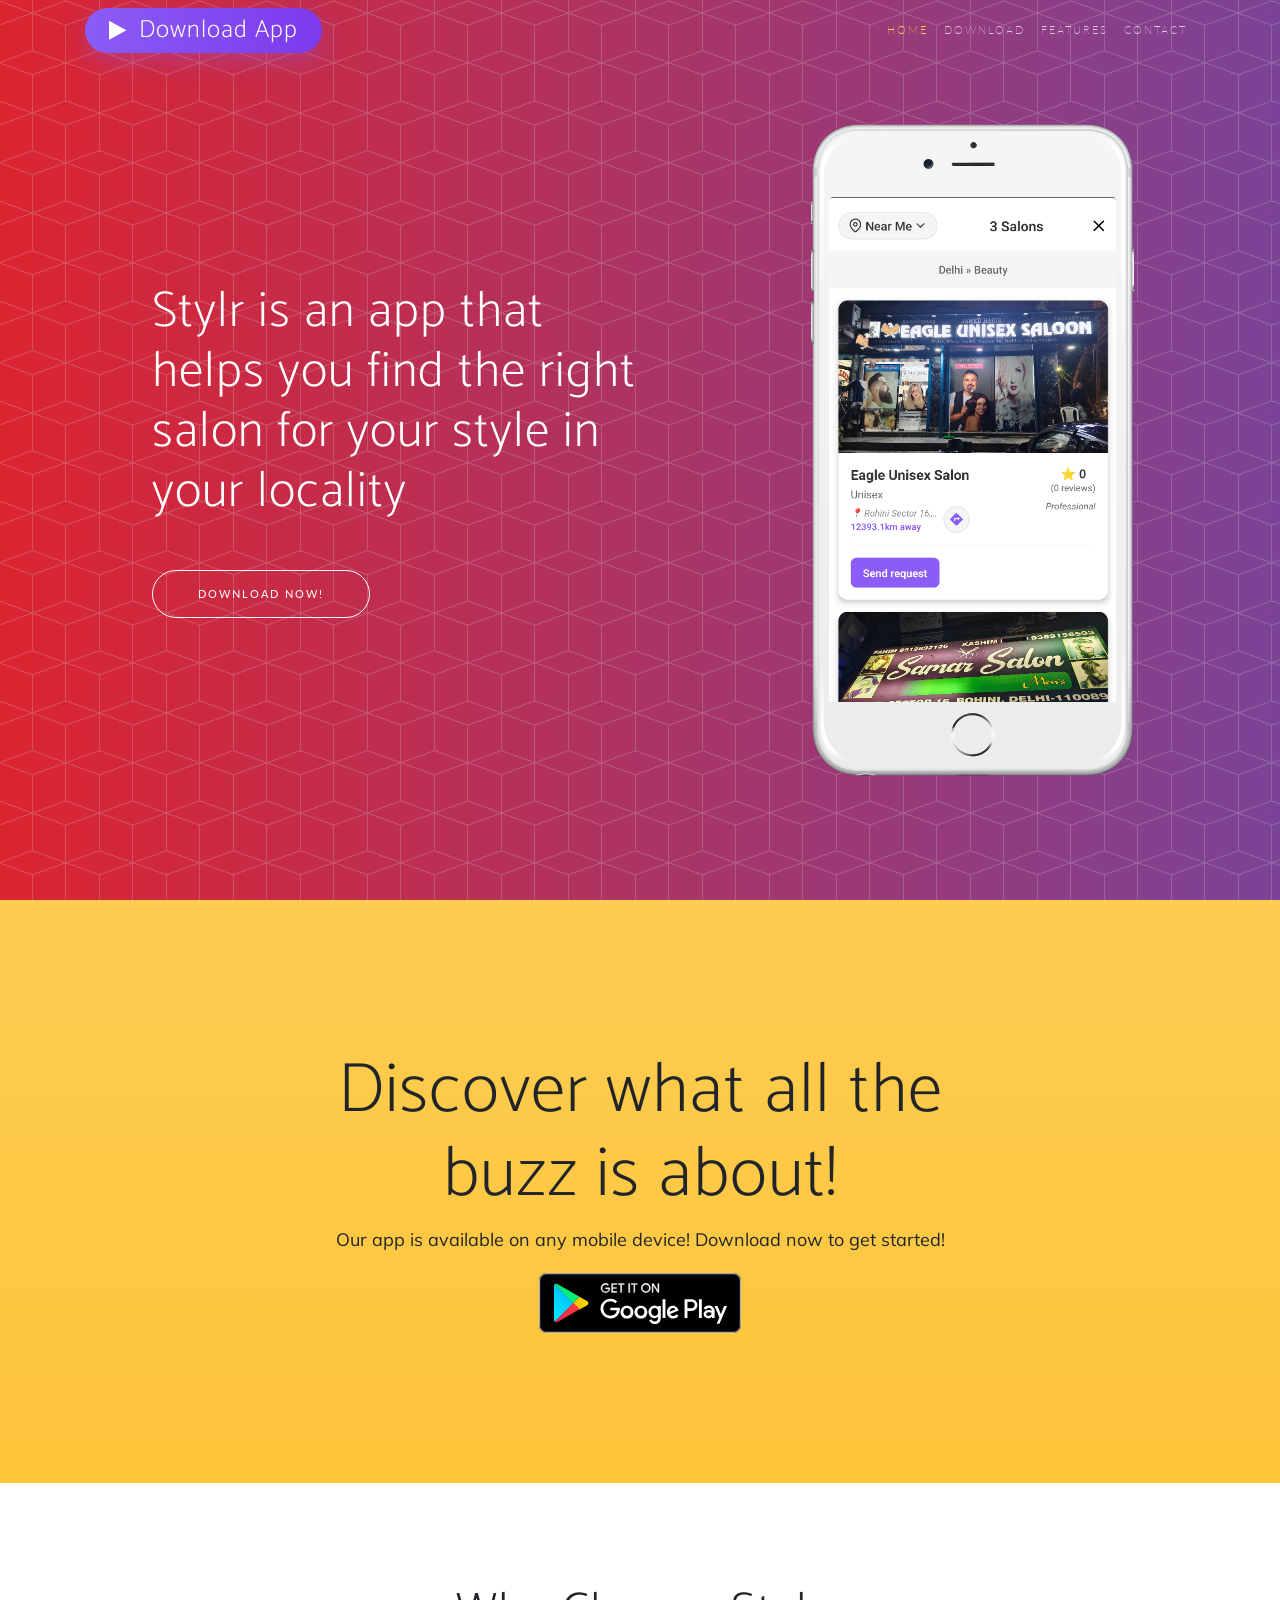
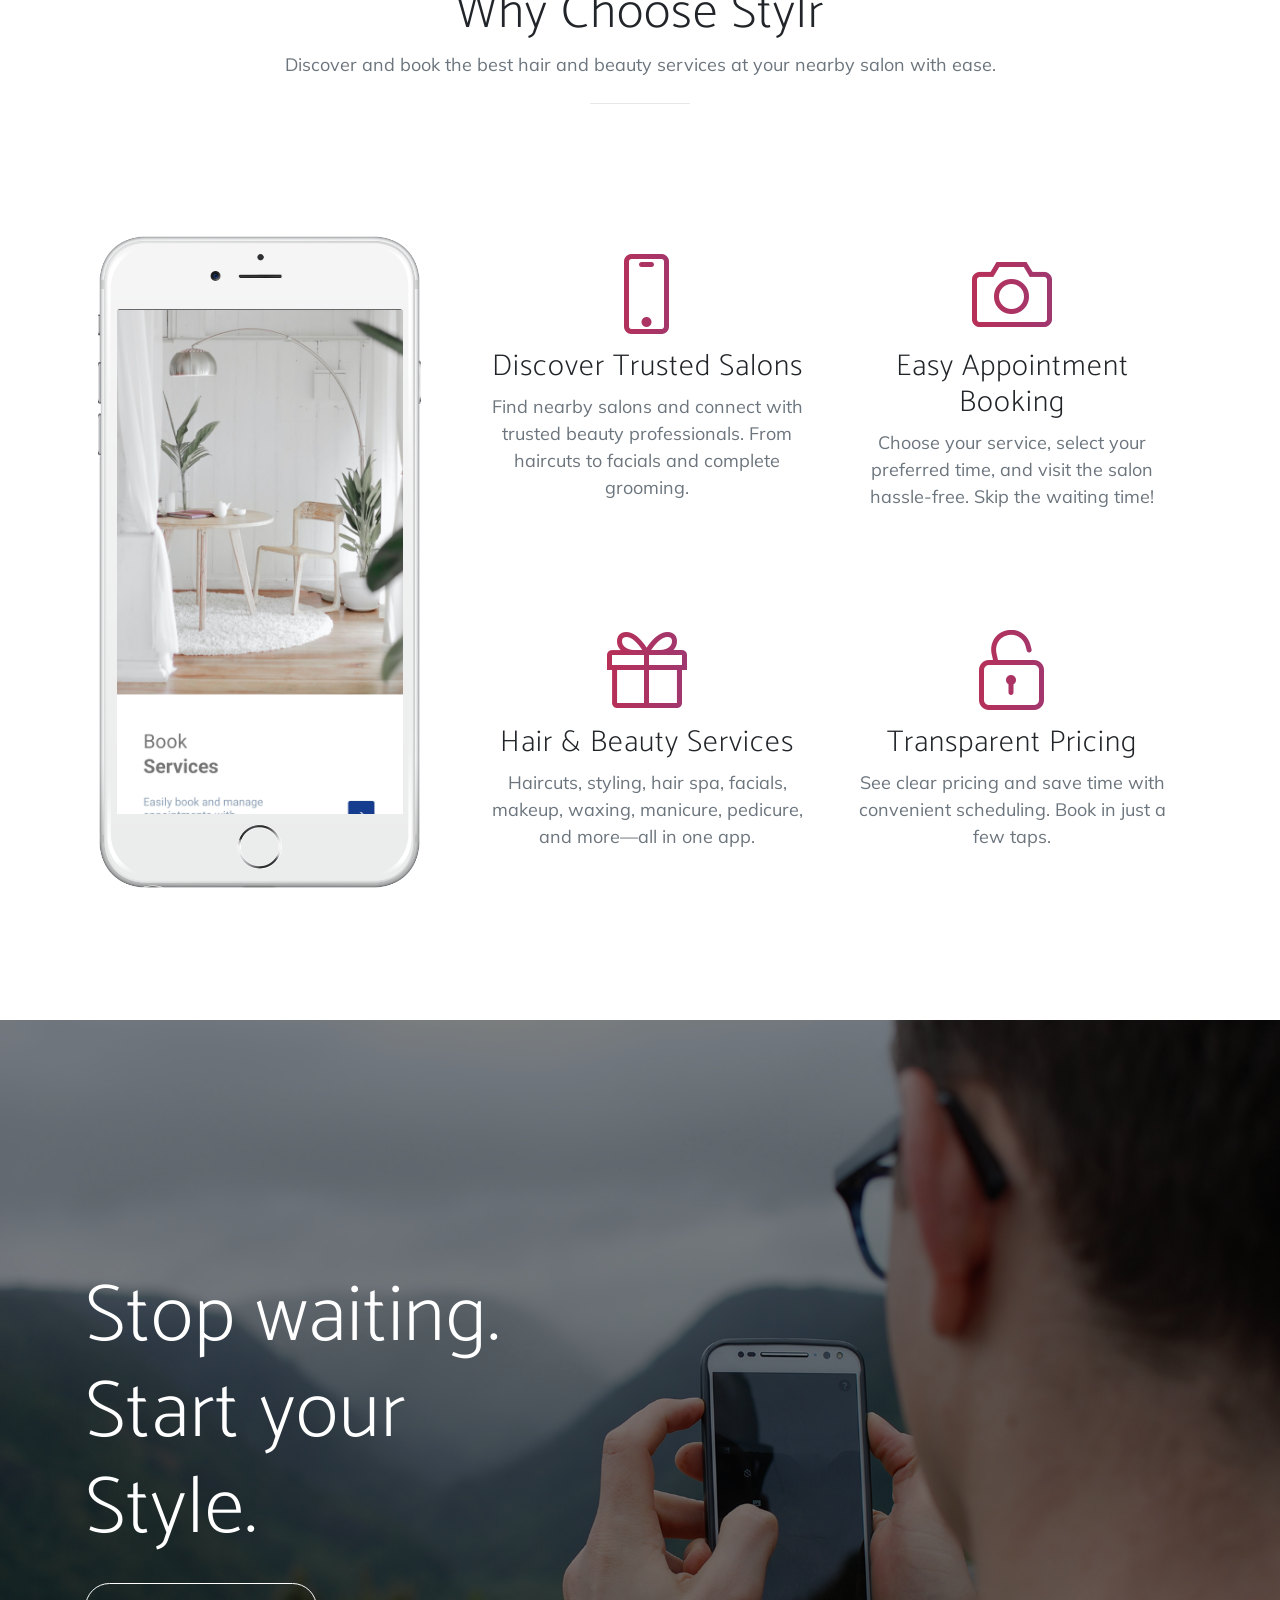
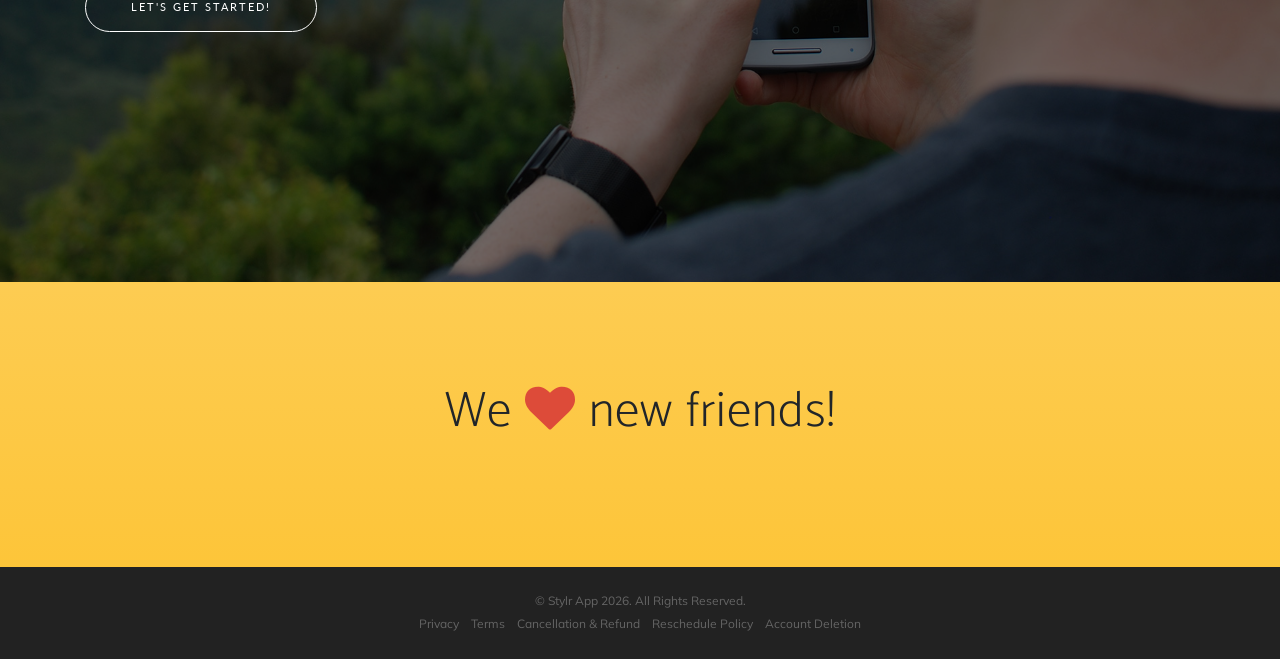
<file: index.html>
<!DOCTYPE html>
<html lang="en">

<head>
    <meta charset="utf-8">
    <meta name="viewport" content="width=device-width, initial-scale=1.0, shrink-to-fit=no">
    <title>Stylr App - Find the Right Salon for Your Style</title>
    <link rel="icon" type="image/png" href="assets/img/logo.png">
    <link rel="shortcut icon" href="assets/img/logo.png">
    <meta name="description" content="Stylr App helps you find the right salon for your style in your locality. Book salon appointments, discover nearby salons, and manage your beauty services with ease.">
    <link rel="stylesheet" href="assets/bootstrap/css/bootstrap.min.css">
    <link rel="stylesheet" href="https://fonts.googleapis.com/css?family=Lato&amp;display=swap">
    <link rel="stylesheet" href="https://fonts.googleapis.com/css?family=Catamaran:100,200,300,400,500,600,700,800,900&amp;display=swap">
    <link rel="stylesheet" href="https://fonts.googleapis.com/css?family=Muli&amp;display=swap">
    <link rel="stylesheet" href="assets/fonts/font-awesome.min.css">
    <link rel="stylesheet" href="assets/fonts/simple-line-icons.min.css">
    <link rel="stylesheet" href="assets/css/styles.min.css">
    <style>
        .nav-download-btn {
            display: inline-flex;
            align-items: center;
            gap: 12px;
            padding: 10px 24px;
            border-radius: 999px;
            background: linear-gradient(90deg, #8B5CF6, #7C3AED);
            color: #fff !important;
            font-weight: 700;
            font-size: 1.55rem;
            line-height: 1;
            text-decoration: none;
            box-shadow: 0 8px 24px rgba(139, 92, 246, 0.35);
            transition: transform 0.2s ease, box-shadow 0.2s ease;
        }

        .nav-download-btn:hover,
        .nav-download-btn:focus {
            color: #fff !important;
            text-decoration: none;
            transform: translateY(-1px);
            box-shadow: 0 10px 28px rgba(139, 92, 246, 0.45);
        }

        .nav-download-btn .icon-wrap {
            display: inline-flex;
            align-items: center;
            gap: 8px;
            font-size: 1.35rem;
        }

        .hero-download-btn {
            transition: all 0.2s ease;
        }

        .hero-download-btn:hover,
        .hero-download-btn:focus {
            background-color: #8B5CF6;
            border-color: #8B5CF6;
            color: #fff;
            text-decoration: none;
            transform: translateY(-1px);
            box-shadow: 0 8px 20px rgba(139, 92, 246, 0.35);
        }
    </style>
</head>

<body id="page-top">
    <nav class="navbar navbar-light navbar-expand-lg fixed-top" id="mainNav">
        <div class="container"><a class="navbar-brand nav-download-btn" href="https://play.google.com/store/apps/details?id=experts.greenpolo.app&amp;hl=en_IN" target="_blank" rel="noopener noreferrer"><span class="icon-wrap"><i class="fa fa-play" aria-hidden="true"></i></span><span>Download App</span></a><button data-toggle="collapse" data-target="#navbarResponsive" class="navbar-toggler float-right" aria-controls="navbarResponsive" aria-expanded="false" aria-label="Toggle navigation"><i class="fa fa-bars"></i></button>
            <div class="collapse navbar-collapse" id="navbarResponsive">
                <ul class="navbar-nav ml-auto">
                    <li class="nav-item"><a class="nav-link js-scroll-trigger" href="#page-top">Home</a></li>
                    <li class="nav-item"><a class="nav-link js-scroll-trigger" href="#download">Download</a></li>
                    <li class="nav-item"><a class="nav-link js-scroll-trigger" href="#features">Features</a></li>
                    <li class="nav-item"><a class="nav-link js-scroll-trigger" href="#contact">Contact</a></li>
                </ul>
            </div>
        </div>
    </nav>
    <header class="masthead" style="background: url('assets/img/bg-pattern.png'), linear-gradient(to left, #7b4397, #dc2430);">
        <div class="container h-100">
            <div class="row h-100">
                <div class="col-lg-7 my-auto">
                    <div class="mx-auto header-content">
                        <h1 class="mb-5">Stylr is an app that helps you find the right salon for your style in your locality</h1><a class="btn btn-outline-warning btn-xl js-scroll-trigger hero-download-btn" role="button" href="#download">Download Now!</a>
                    </div>
                </div>
                <div class="col-lg-5 my-auto">
                    <div class="device-container">
                        <div class="device-mockup iphone6_plus portrait">
                            <div class="device" style="background-image:url('assets/img/iphone_6_plus_white_port.png');">
                                <div class="screen"><img class="img-fluid" src="assets/img/screenshots/11.png"></div>
                                <div class="button"></div>
                            </div>
                        </div>
                    </div>
                </div>
            </div>
        </div>
    </header>
    <section class="text-center bg-primary download" id="download">
        <div class="container">
            <div class="row">
                <div class="col-md-8 mx-auto">
                    <h2 class="section-heading">Discover what all the buzz is about!</h2>
                    <p>Our app is available on any mobile device! Download now to get started!</p>
                    <div class="badges"><a class="badge-link" href="https://play.google.com/store/apps/details?id=experts.greenpolo.app&hl=en_IN" target="_blank" rel="noopener noreferrer"><img src="assets/img/google-play-badge.svg" alt="Get it on Google Play"></a><!-- <a class="badge-link" href="#"><img src="assets/img/app-store-badge.svg"></a> --></div>
                </div>
            </div>
        </div>
    </section>
    <section id="features" class="features">
        <div class="container">
            <div class="text-center section-heading">
                <h2>Why Choose Stylr</h2>
                <p class="text-muted">Discover and book the best hair and beauty services at your nearby salon with ease.</p>
                <hr>
            </div>
            <div class="row">
                <div class="col-lg-4 my-auto">
                    <div class="device-container">
                        <div class="device-mockup iphone6_plus portrait">
                            <div class="device" style="background-image:url('assets/img/iphone_6_plus_white_port.png');">
                                <div class="screen"><img class="img-fluid" src="assets/img/screenshots/f3.png"></div>
                            </div>
                        </div>
                    </div>
                </div>
                <div class="col-lg-8 my-auto">
                    <div class="container-fluid">
                        <div class="row">
                            <div class="col-lg-6">
                                <div class="feature-item"><i class="icon-screen-smartphone text-primary"></i>
                                    <h3>Discover Trusted Salons</h3>
                                    <p class="text-muted">Find nearby salons and connect with trusted beauty professionals. From haircuts to facials and complete grooming.</p>
                                </div>
                            </div>
                            <div class="col-lg-6">
                                <div class="feature-item"><i class="icon-camera text-primary"></i>
                                    <h3>Easy Appointment Booking</h3>
                                    <p class="text-muted">Choose your service, select your preferred time, and visit the salon hassle-free. Skip the waiting time!</p>
                                </div>
                            </div>
                            <div class="col-lg-6">
                                <div class="feature-item"><i class="icon-present text-primary"></i>
                                    <h3>Hair &amp; Beauty Services</h3>
                                    <p class="text-muted">Haircuts, styling, hair spa, facials, makeup, waxing, manicure, pedicure, and more—all in one app.</p>
                                </div>
                            </div>
                            <div class="col-lg-6">
                                <div class="feature-item"><i class="icon-lock-open text-primary"></i>
                                    <h3>Transparent Pricing</h3>
                                    <p class="text-muted">See clear pricing and save time with convenient scheduling. Book in just a few taps.</p>
                                </div>
                            </div>
                        </div>
                    </div>
                </div>
            </div>
        </div>
    </section>
    <section class="cta" style="background-image:url('assets/img/bg-cta.jpg');">
        <div class="cta-content">
            <div class="container">
                <h2>Stop waiting.<br>Start your Style.</h2><a class="btn btn-outline-warning btn-xl js-scroll-trigger" role="button" href="#contact">Let's Get Started!</a>
            </div>
        </div>
        <div class="overlay"></div>
    </section>
    <section class="bg-primary contact" id="contact">
        <div class="container">
            <h2><span>We&nbsp;</span><i class="fa fa-heart"></i><span>&nbsp;new friends!</span></h2>
            <!-- <ul class="list-inline list-social">
                <li class="list-inline-item social-twitter"><a href="#"><i class="fa fa-twitter"></i></a></li>
                <li class="list-inline-item social-facebook"><a href="#"><i class="fa fa-facebook"></i></a></li>
                <li class="list-inline-item social-google-plus"><a href="#"><i class="fa fa-google-plus"></i></a></li>
            </ul> -->
        </div>
    </section>
    <footer>
        <div class="container">
            <p>© Stylr App 2026. All Rights Reserved.</p>
            <ul class="list-inline">
                <li class="list-inline-item"><a href="privacy-policy.html">Privacy</a></li>
                <li class="list-inline-item"><a href="terms-and-conditions.html">Terms</a></li>
                <li class="list-inline-item"><a href="cancellation-refund-policy.html">Cancellation & Refund</a></li>
                <li class="list-inline-item"><a href="reschedule-policy.html">Reschedule Policy</a></li>
                <li class="list-inline-item"><a href="account_deletion_request.html">Account Deletion</a></li>
            </ul>
        </div>
    </footer>
    <script src="assets/js/jquery.min.js"></script>
    <script src="assets/bootstrap/js/bootstrap.min.js"></script>
    <script src="assets/js/script.min.js"></script>
</body>

</html>
</file>
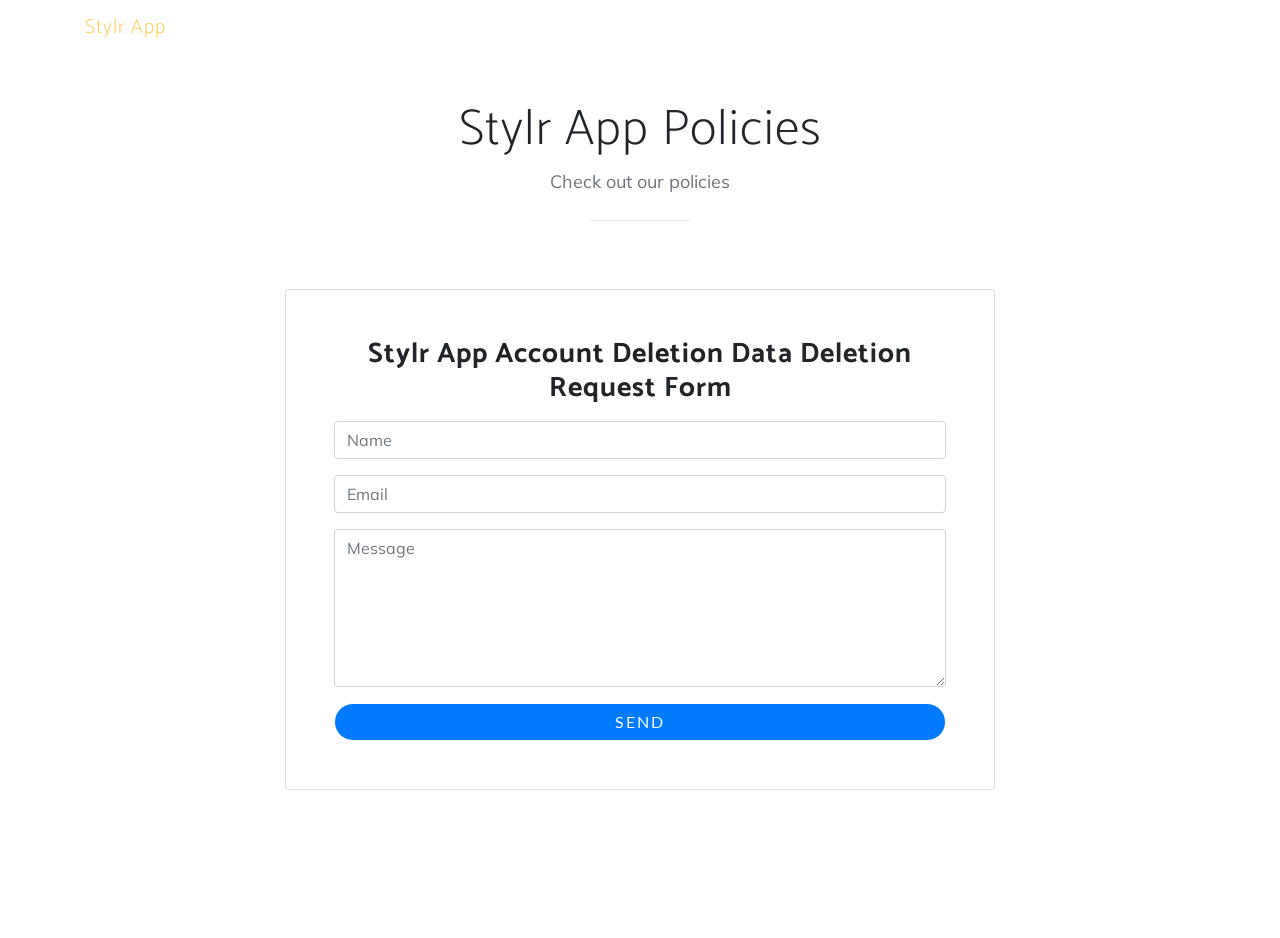
<file: account_deletion_request.html>
<!DOCTYPE html>
<html lang="en">

<head>
    <meta charset="utf-8">
    <meta name="viewport" content="width=device-width, initial-scale=1.0, shrink-to-fit=no">
    <title>Account Deletion Request - Stylr App</title>
    <meta name="description" content="Request account deletion for Stylr App. Submit your account deletion request form to permanently delete your Stylr App account and data.">
    <link rel="stylesheet" href="assets/bootstrap/css/bootstrap.min.css">
    <link rel="stylesheet" href="https://fonts.googleapis.com/css?family=Lato&amp;display=swap">
    <link rel="stylesheet" href="https://fonts.googleapis.com/css?family=Catamaran:100,200,300,400,500,600,700,800,900&amp;display=swap">
    <link rel="stylesheet" href="https://fonts.googleapis.com/css?family=Muli&amp;display=swap">
    <link rel="stylesheet" href="assets/fonts/fontawesome-all.min.css">
    <link rel="stylesheet" href="assets/css/styles.min.css">
</head>

<body>
    <nav class="navbar navbar-light navbar-expand-lg fixed-top" id="mainNav">
        <div class="container"><a class="navbar-brand js-scroll-trigger" href="#page-top">Stylr App</a><button data-toggle="collapse" data-target="#navbarResponsive" class="navbar-toggler float-right" aria-controls="navbarResponsive" aria-expanded="false" aria-label="Toggle navigation"><i class="fas fa-bars"></i></button>
            <div class="collapse navbar-collapse" id="navbarResponsive">
                <ul class="navbar-nav ml-auto">
                    <li class="nav-item"><a class="nav-link js-scroll-trigger" href="index.html">Home</a></li>
                    <li class="nav-item"><a class="nav-link js-scroll-trigger" href="index.html">Download</a></li>
                    <li class="nav-item"><a class="nav-link js-scroll-trigger" href="index.html">Features</a></li>
                    <li class="nav-item"><a class="nav-link js-scroll-trigger" href="index.html">Contact</a></li>
                </ul>
            </div>
        </div>
    </nav>
    <section id="features" class="features">
        <div class="container">
            <div class="text-center section-heading">
                <h2>Stylr App Policies</h2>
                <p class="text-muted">Check out our policies</p>
                <hr>
            </div>
            <div class="row">
                <div class="col-xl-12">
                    <section class="position-relative pt-0 pb-4 pb-xl-5" style="margin-top: -2rem;">
                        <div class="container position-relative">
                            <div class="row d-flex justify-content-center">
                                <div class="col-md-8 col-lg-6 col-xl-9">
                                    <div class="card">
                                        <div class="card-body text-center p-sm-5">
                                            <h3 class="font-weight-bold mb-3">Stylr App&nbsp;<span style="color:rgb(32, 33, 36);">Account Deletion&nbsp;</span>Data Deletion Request Form</h3>
                                            <form>
                                                <div class="mb-3"><input class="form-control form-control" type="text" id="name-2" name="name" placeholder="Name" required=""></div>
                                                <div class="mb-3"><input class="form-control form-control" type="email" id="email-2" name="email" placeholder="Email" required=""></div>
                                                <div class="mb-3"><textarea class="form-control form-control" id="message-2" name="message" placeholder="Message" required="" rows="6"></textarea></div>
                                                <div><button class="btn btn-primary d-block w-100" type="submit">Send </button></div>
                                            </form>
                                        </div>
                                    </div>
                                </div>
                            </div>
                        </div>
                    </section>
                </div>
            </div>
        </div>
    </section>
    <script src="assets/js/jquery.min.js"></script>
    <script src="assets/bootstrap/js/bootstrap.min.js"></script>
    <script src="assets/js/script.min.js"></script>
</body>

</html>
</file>
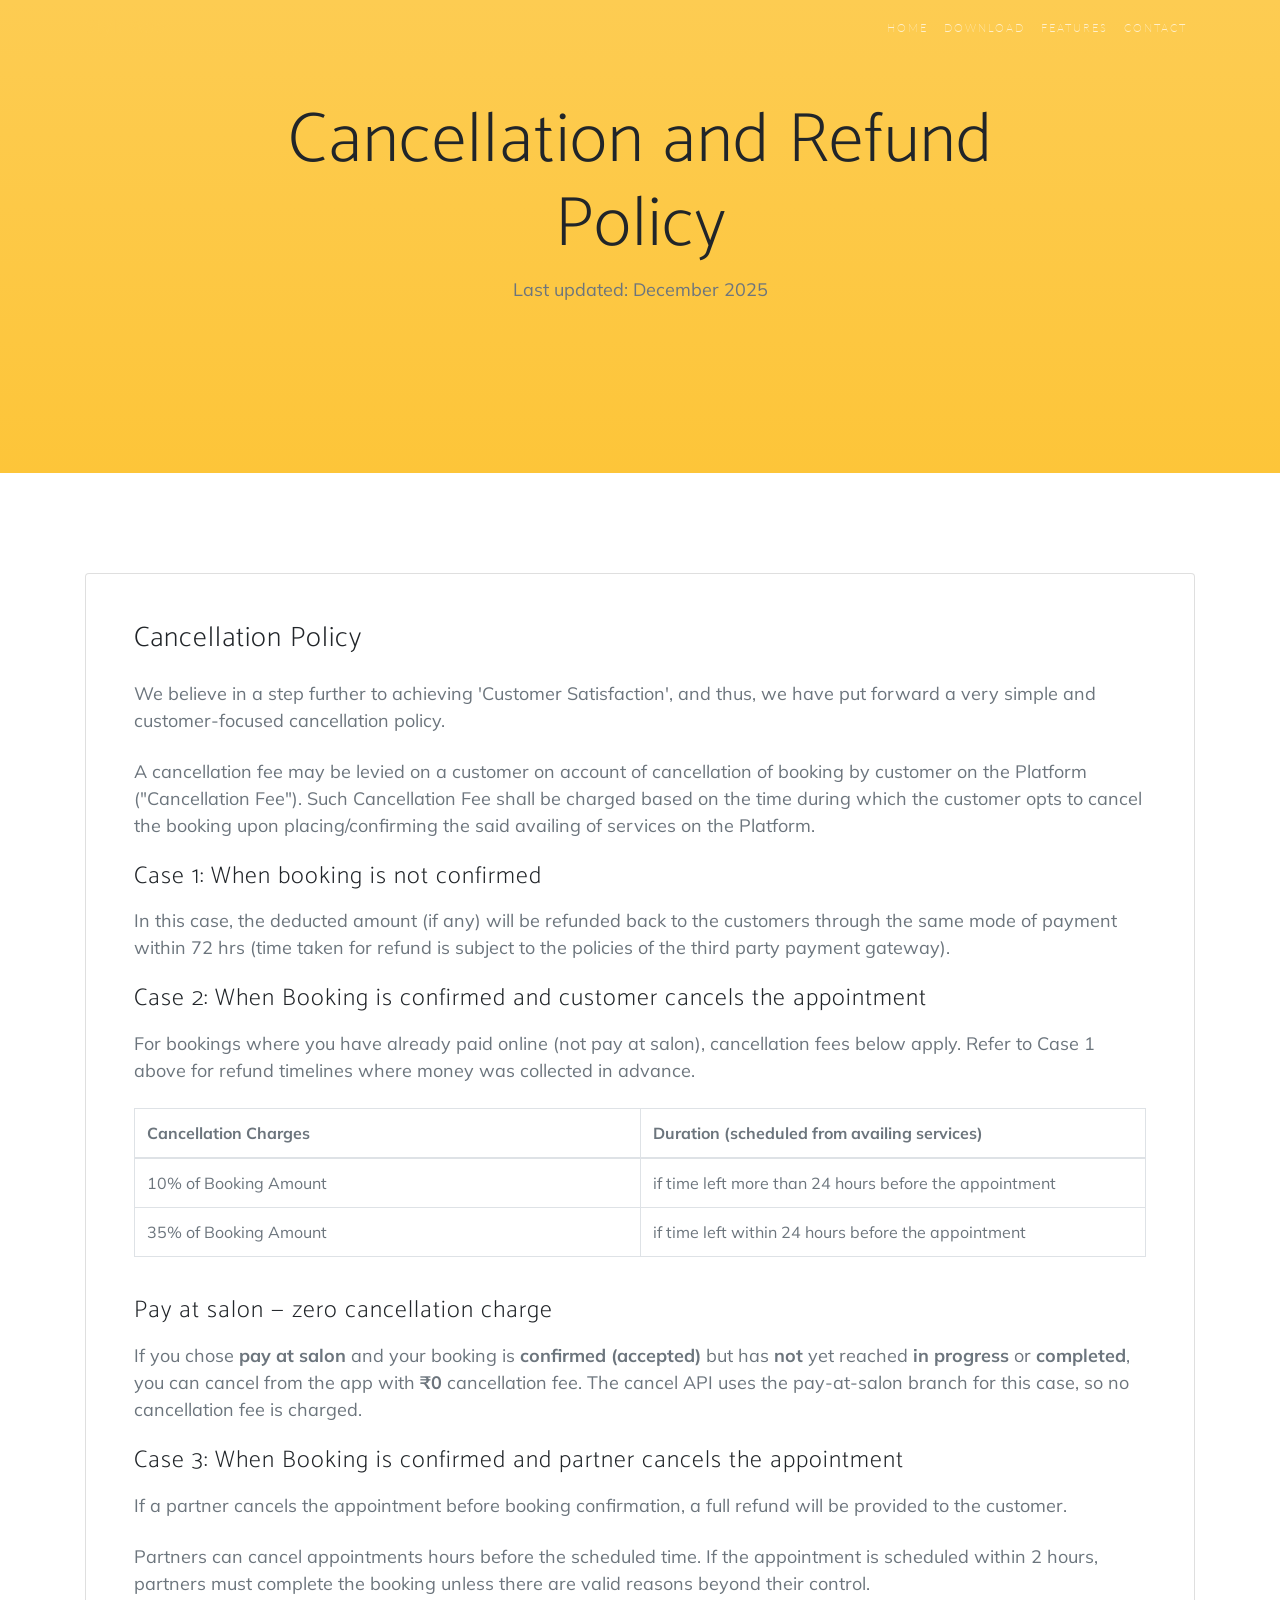
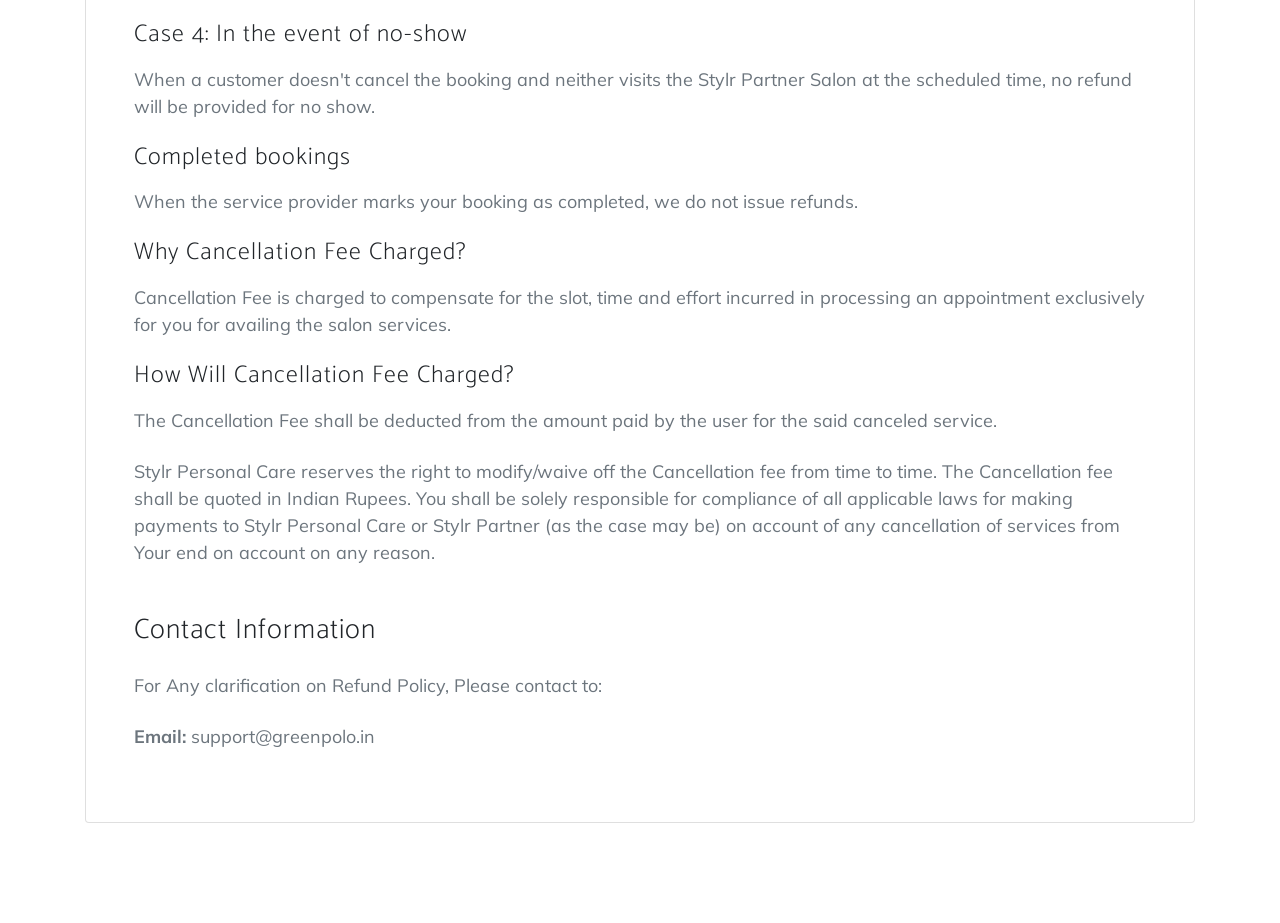
<file: cancellation-refund-policy.html>
<!DOCTYPE html>
<html lang="en">

<head>
    <meta charset="utf-8">
    <meta name="viewport" content="width=device-width, initial-scale=1.0, shrink-to-fit=no">
    <title>Cancellation and Refund Policy - Stylr App</title>
    <meta name="description" content="Cancellation and Refund Policy for Stylr App - Learn about our cancellation and refund procedures">
    <link rel="stylesheet" href="assets/bootstrap/css/bootstrap.min.css">
    <link rel="stylesheet" href="https://fonts.googleapis.com/css?family=Lato&amp;display=swap">
    <link rel="stylesheet" href="https://fonts.googleapis.com/css?family=Catamaran:100,200,300,400,500,600,700,800,900&amp;display=swap">
    <link rel="stylesheet" href="https://fonts.googleapis.com/css?family=Muli&amp;display=swap">
    <link rel="stylesheet" href="assets/fonts/font-awesome.min.css">
    <link rel="stylesheet" href="assets/fonts/simple-line-icons.min.css">
    <link rel="stylesheet" href="assets/css/styles.min.css">
</head>

<body id="page-top">
    <nav class="navbar navbar-light navbar-expand-lg fixed-top" id="mainNav">
        <div class="container"><a class="navbar-brand js-scroll-trigger" href="index.html">Stylr App</a><button data-toggle="collapse" data-target="#navbarResponsive" class="navbar-toggler float-right" aria-controls="navbarResponsive" aria-expanded="false" aria-label="Toggle navigation"><i class="fa fa-bars"></i></button>
            <div class="collapse navbar-collapse" id="navbarResponsive">
                <ul class="navbar-nav ml-auto">
                    <li class="nav-item"><a class="nav-link js-scroll-trigger" href="index.html">Home</a></li>
                    <li class="nav-item"><a class="nav-link js-scroll-trigger" href="index.html#download">Download</a></li>
                    <li class="nav-item"><a class="nav-link js-scroll-trigger" href="index.html#features">Features</a></li>
                    <li class="nav-item"><a class="nav-link js-scroll-trigger" href="index.html#contact">Contact</a></li>
                </ul>
            </div>
        </div>
    </nav>
    <section class="text-center bg-primary download" style="padding-top: 100px;">
        <div class="container">
            <div class="row">
                <div class="col-md-8 mx-auto">
                    <h2 class="section-heading">Cancellation and Refund Policy</h2>
                    <p class="text-muted">Last updated: December 2025</p>
                </div>
            </div>
        </div>
    </section>
    <section id="features" class="features">
        <div class="container">
            <div class="row">
                <div class="col-lg-12">
                    <div class="card">
                        <div class="card-body p-5">
                            <h3 class="mb-4">Cancellation Policy</h3>
                            <p class="text-muted mb-4">We believe in a step further to achieving 'Customer Satisfaction', and thus, we have put forward a very simple and customer-focused cancellation policy.</p>
                            <p class="text-muted mb-4">A cancellation fee may be levied on a customer on account of cancellation of booking by customer on the Platform ("Cancellation Fee"). Such Cancellation Fee shall be charged based on the time during which the customer opts to cancel the booking upon placing/confirming the said availing of services on the Platform.</p>
                            
                            <h4 class="mb-3 mt-4">Case 1: When booking is not confirmed</h4>
                            <p class="text-muted mb-4">In this case, the deducted amount (if any) will be refunded back to the customers through the same mode of payment within 72 hrs (time taken for refund is subject to the policies of the third party payment gateway).</p>

                            <h4 class="mb-3 mt-4">Case 2: When Booking is confirmed and customer cancels the appointment</h4>
                            <p class="text-muted mb-4">For bookings where you have already paid online (not pay at salon), cancellation fees below apply. Refer to Case 1 above for refund timelines where money was collected in advance.</p>
                            
                            <div class="table-responsive mb-4">
                                <table class="table table-bordered text-muted">
                                    <thead>
                                        <tr>
                                            <th width="50%">Cancellation Charges</th>
                                            <th width="50%">Duration (scheduled from availing services)</th>
                                        </tr>
                                    </thead>
                                    <tbody>
                                        <tr>
                                            <td>10% of Booking Amount</td>
                                            <td>if time left more than 24 hours before the appointment</td>
                                        </tr>
                                        <tr>
                                            <td>35% of Booking Amount</td>
                                            <td>if time left within 24 hours before the appointment</td>
                                        </tr>
                                    </tbody>
                                </table>
                            </div>

                            <h4 class="mb-3 mt-4">Pay at salon — zero cancellation charge</h4>
                            <p class="text-muted mb-4">If you chose <strong>pay at salon</strong> and your booking is <strong>confirmed (accepted)</strong> but has <strong>not</strong> yet reached <strong>in progress</strong> or <strong>completed</strong>, you can cancel from the app with <strong>₹0</strong> cancellation fee. The cancel API uses the pay-at-salon branch for this case, so no cancellation fee is charged.</p>

                            <h4 class="mb-3 mt-4">Case 3: When Booking is confirmed and partner cancels the appointment</h4>
                            <p class="text-muted mb-4">If a partner cancels the appointment before booking confirmation, a full refund will be provided to the customer.</p>
                            <p class="text-muted mb-4">Partners can cancel appointments hours before the scheduled time. If the appointment is scheduled within 2 hours, partners must complete the booking unless there are valid reasons beyond their control.</p>

                            <h4 class="mb-3 mt-4">Case 4: In the event of no-show</h4>
                            <p class="text-muted mb-4">When a customer doesn't cancel the booking and neither visits the Stylr Partner Salon at the scheduled time, no refund will be provided for no show.</p>

                            <h4 class="mb-3 mt-4">Completed bookings</h4>
                            <p class="text-muted mb-4">When the service provider marks your booking as completed, we do not issue refunds.</p>

                            <h4 class="mb-3 mt-4">Why Cancellation Fee Charged?</h4>
                            <p class="text-muted mb-4">Cancellation Fee is charged to compensate for the slot, time and effort incurred in processing an appointment exclusively for you for availing the salon services.</p>

                            <h4 class="mb-3 mt-4">How Will Cancellation Fee Charged?</h4>
                            <p class="text-muted mb-4">The Cancellation Fee shall be deducted from the amount paid by the user for the said canceled service.</p>
                            <p class="text-muted mb-4">Stylr Personal Care reserves the right to modify/waive off the Cancellation fee from time to time. The Cancellation fee shall be quoted in Indian Rupees. You shall be solely responsible for compliance of all applicable laws for making payments to Stylr Personal Care or Stylr Partner (as the case may be) on account of any cancellation of services from Your end on account on any reason.</p>

                            <h3 class="mb-4 mt-5">Contact Information</h3>
                            <p class="text-muted mb-4">For Any clarification on Refund Policy, Please contact to:</p>
                            <p class="text-muted mb-4"><strong>Email:</strong> support@greenpolo.in</p>
                        </div>
                    </div>
                </div>
            </div>
        </div>
    </section>
    <script src="assets/js/jquery.min.js"></script>
    <script src="assets/bootstrap/js/bootstrap.min.js"></script>
    <script src="assets/js/script.min.js"></script>
</body>

</html>
</file>
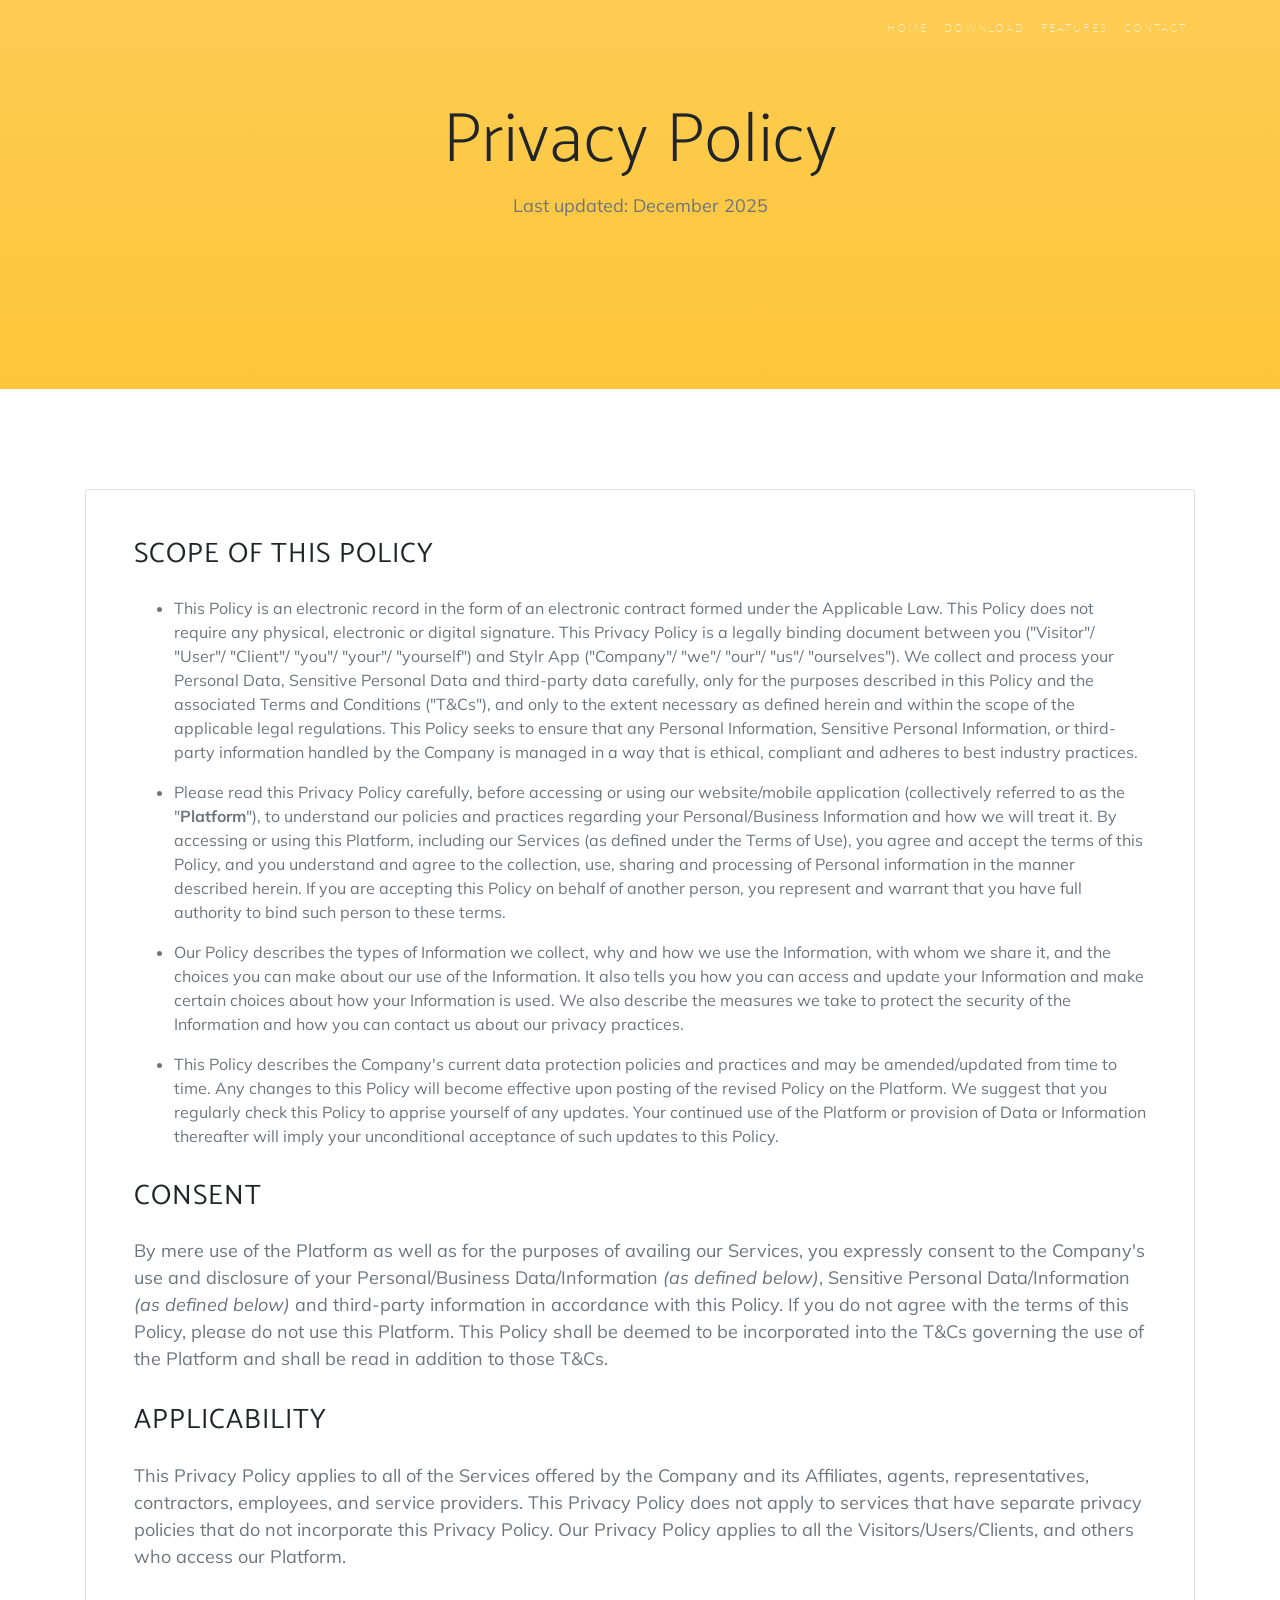
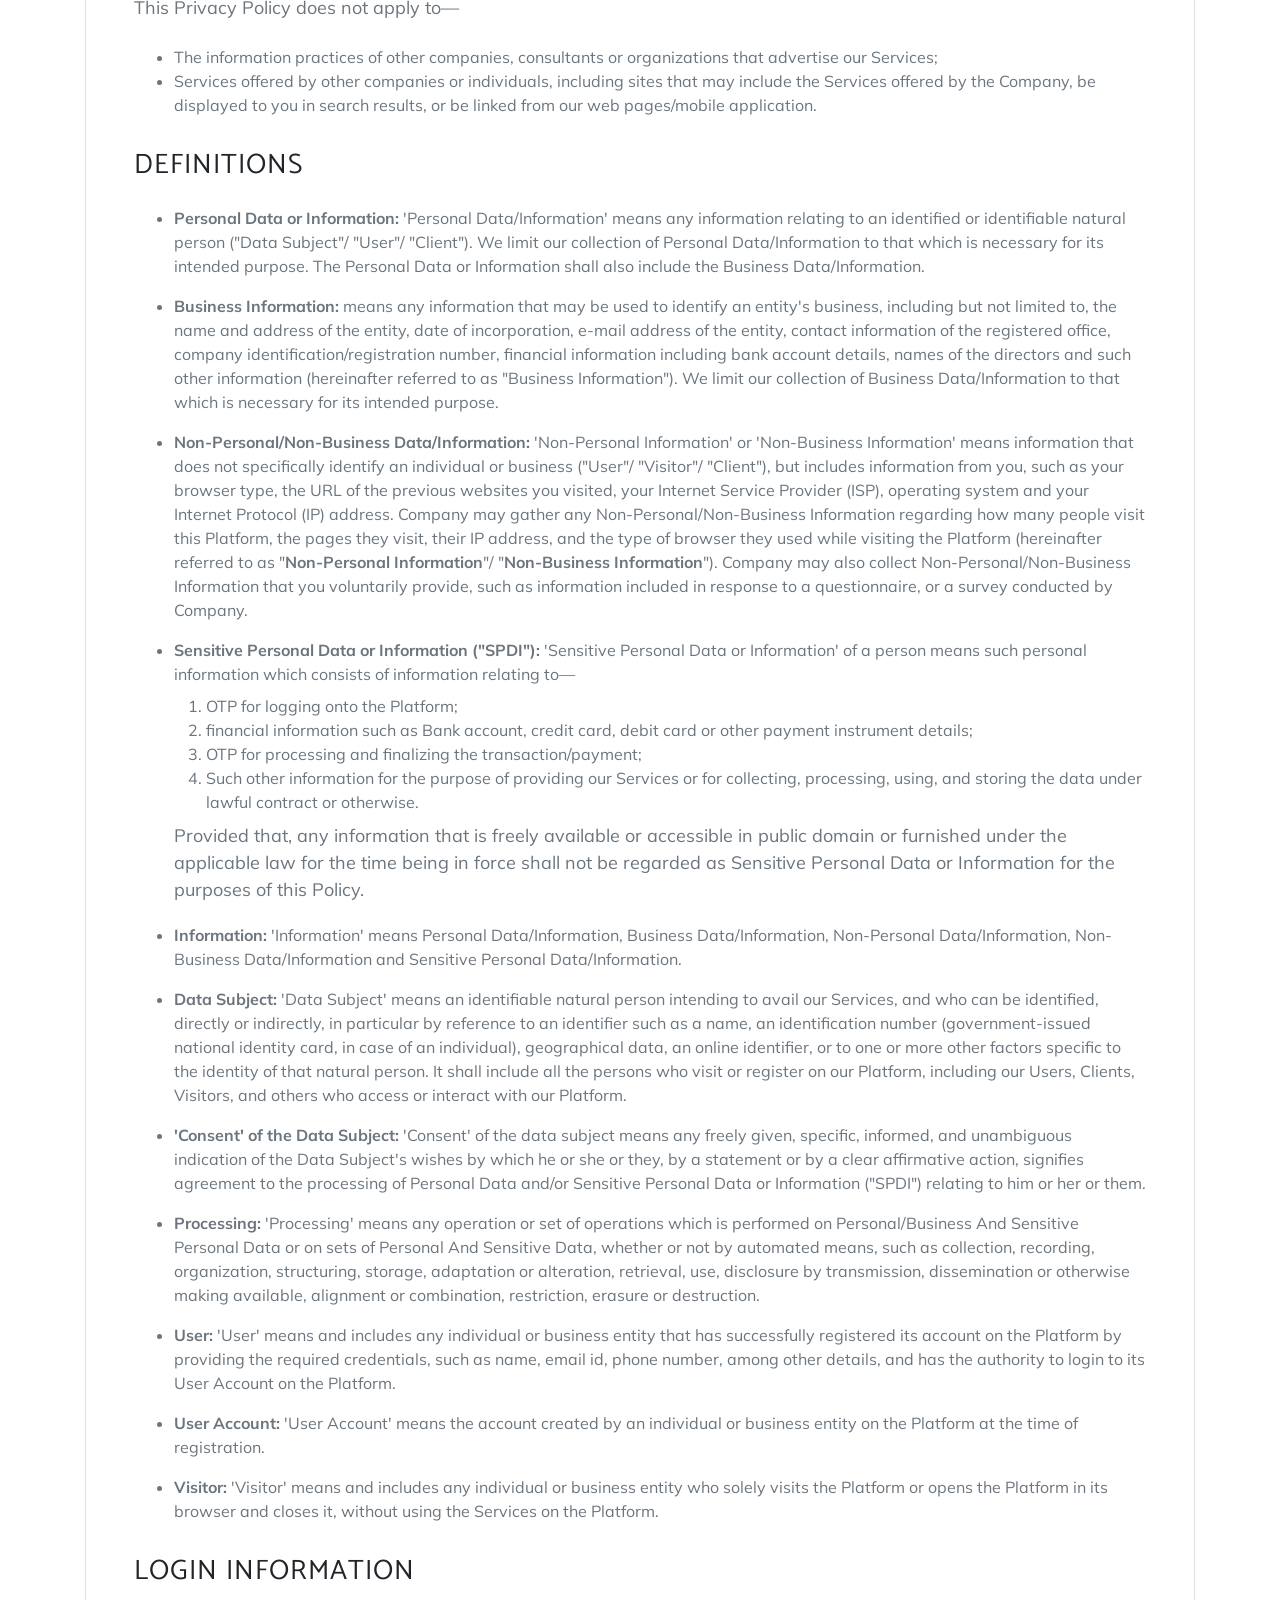
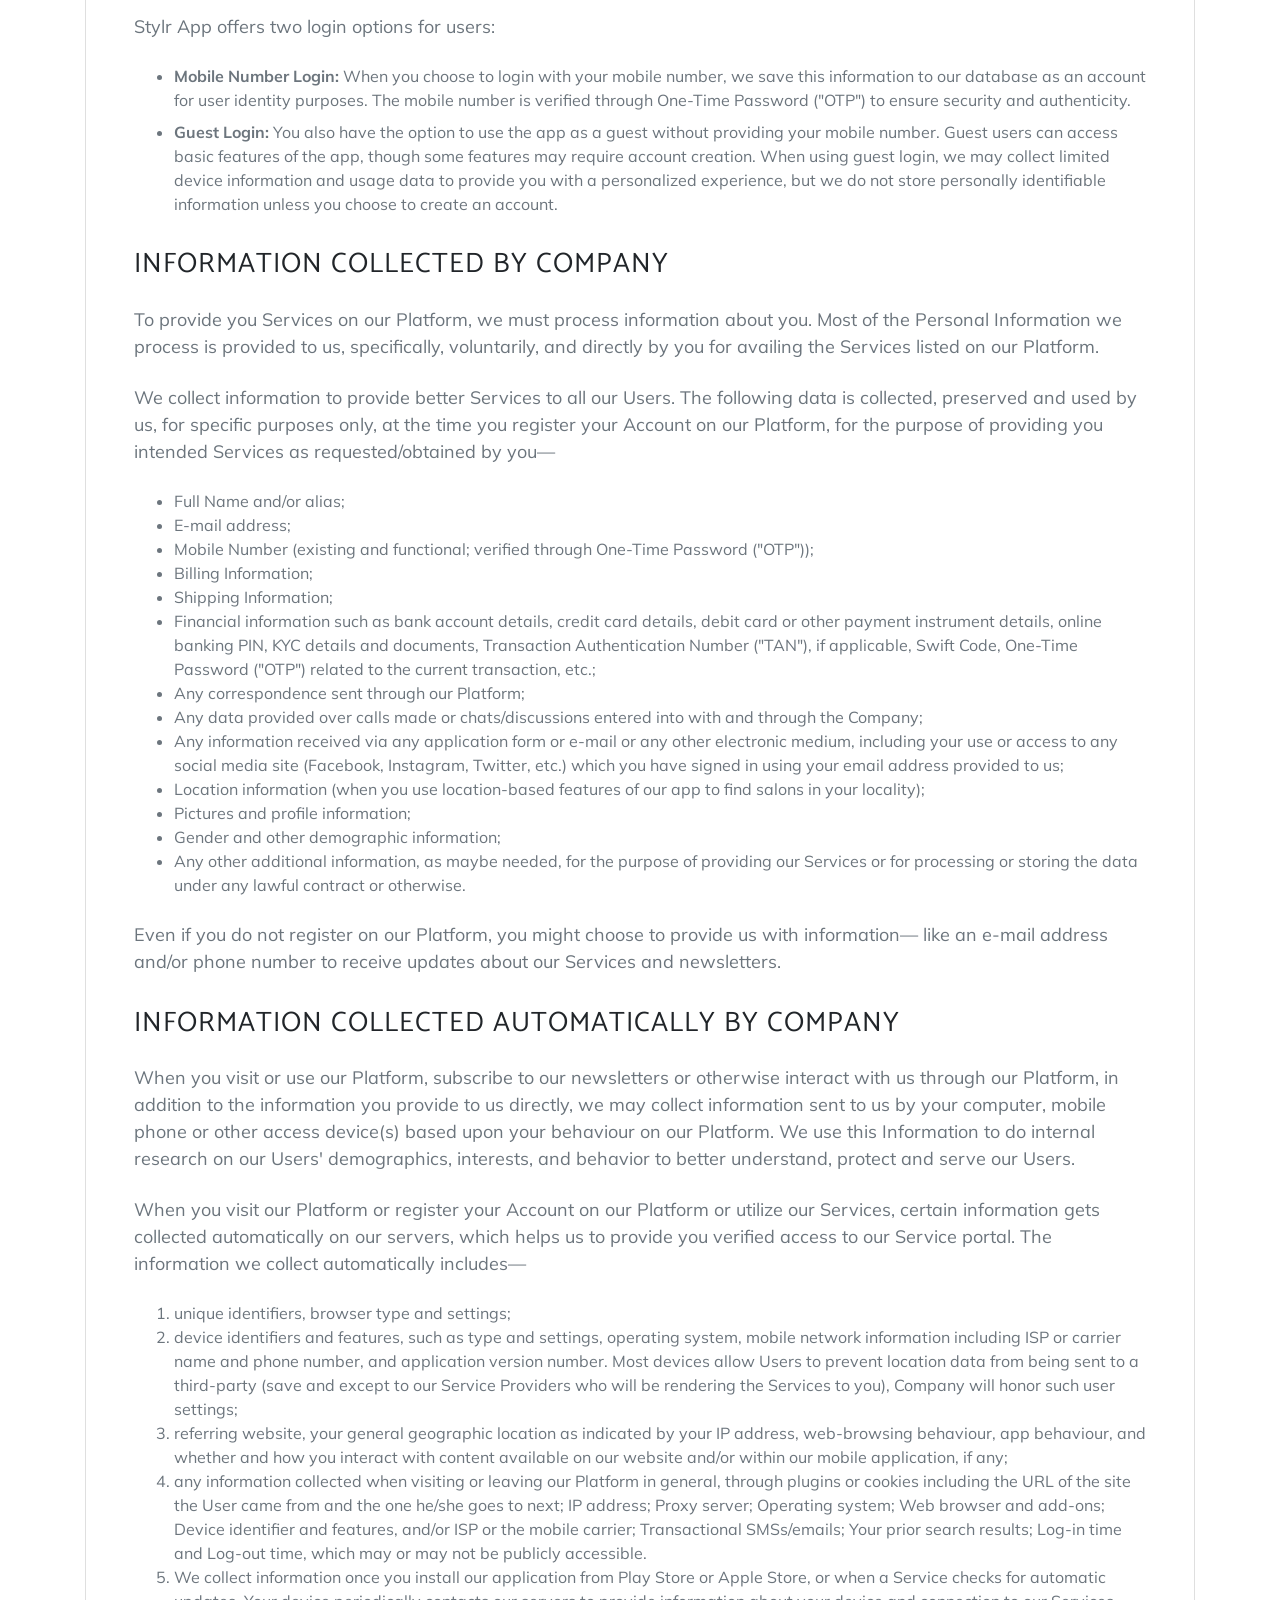
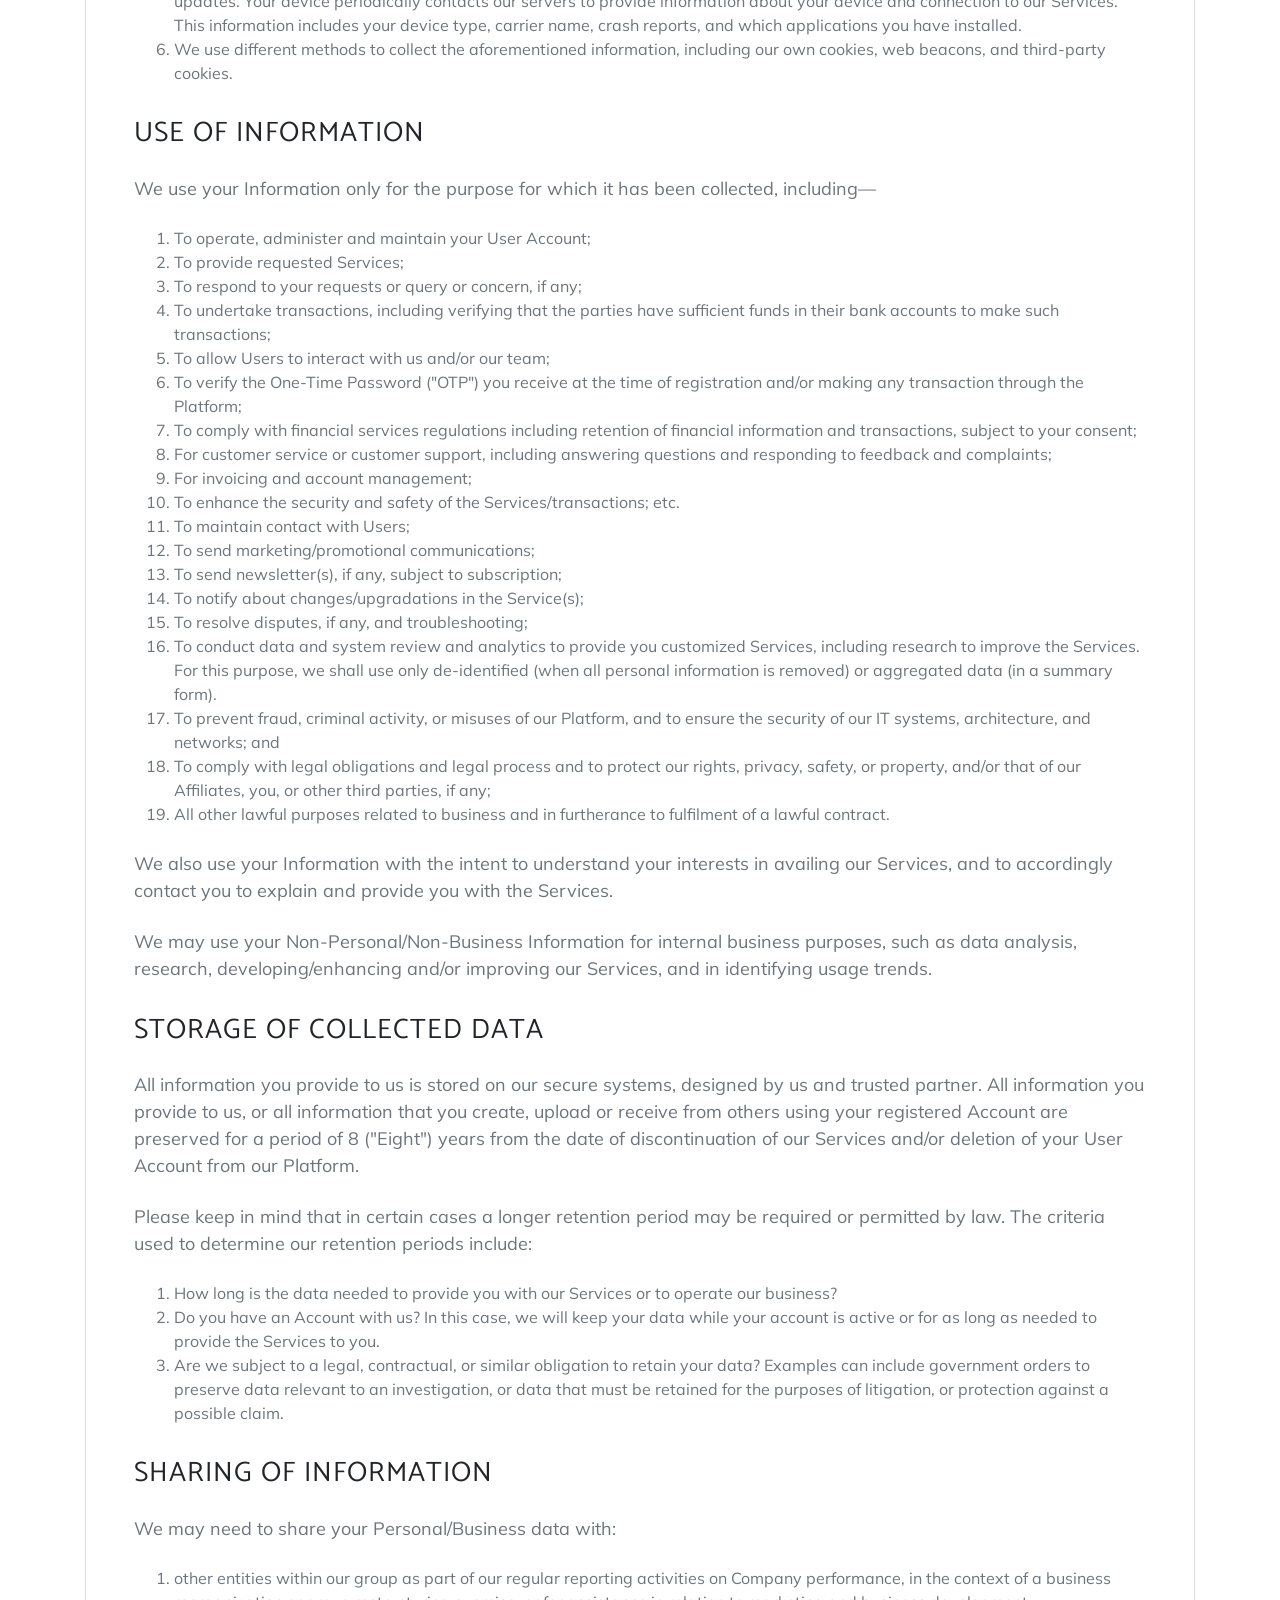
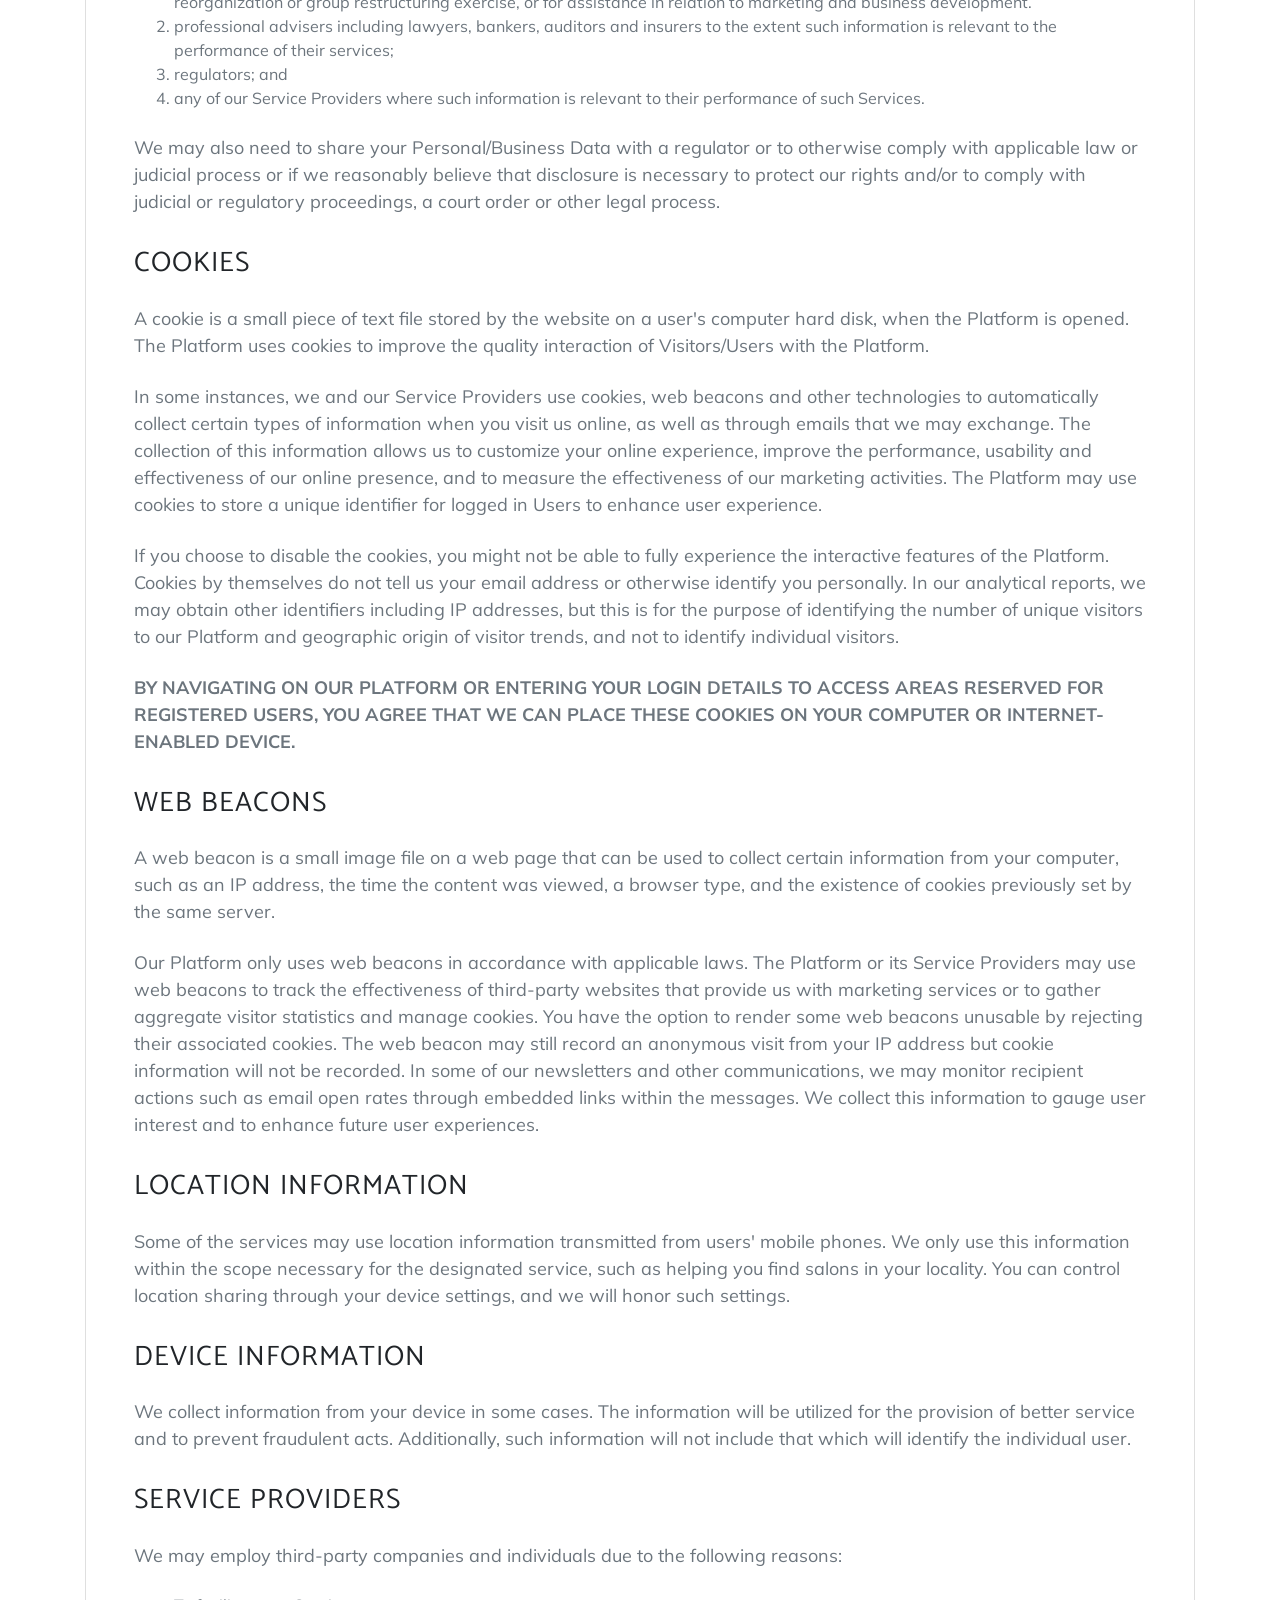
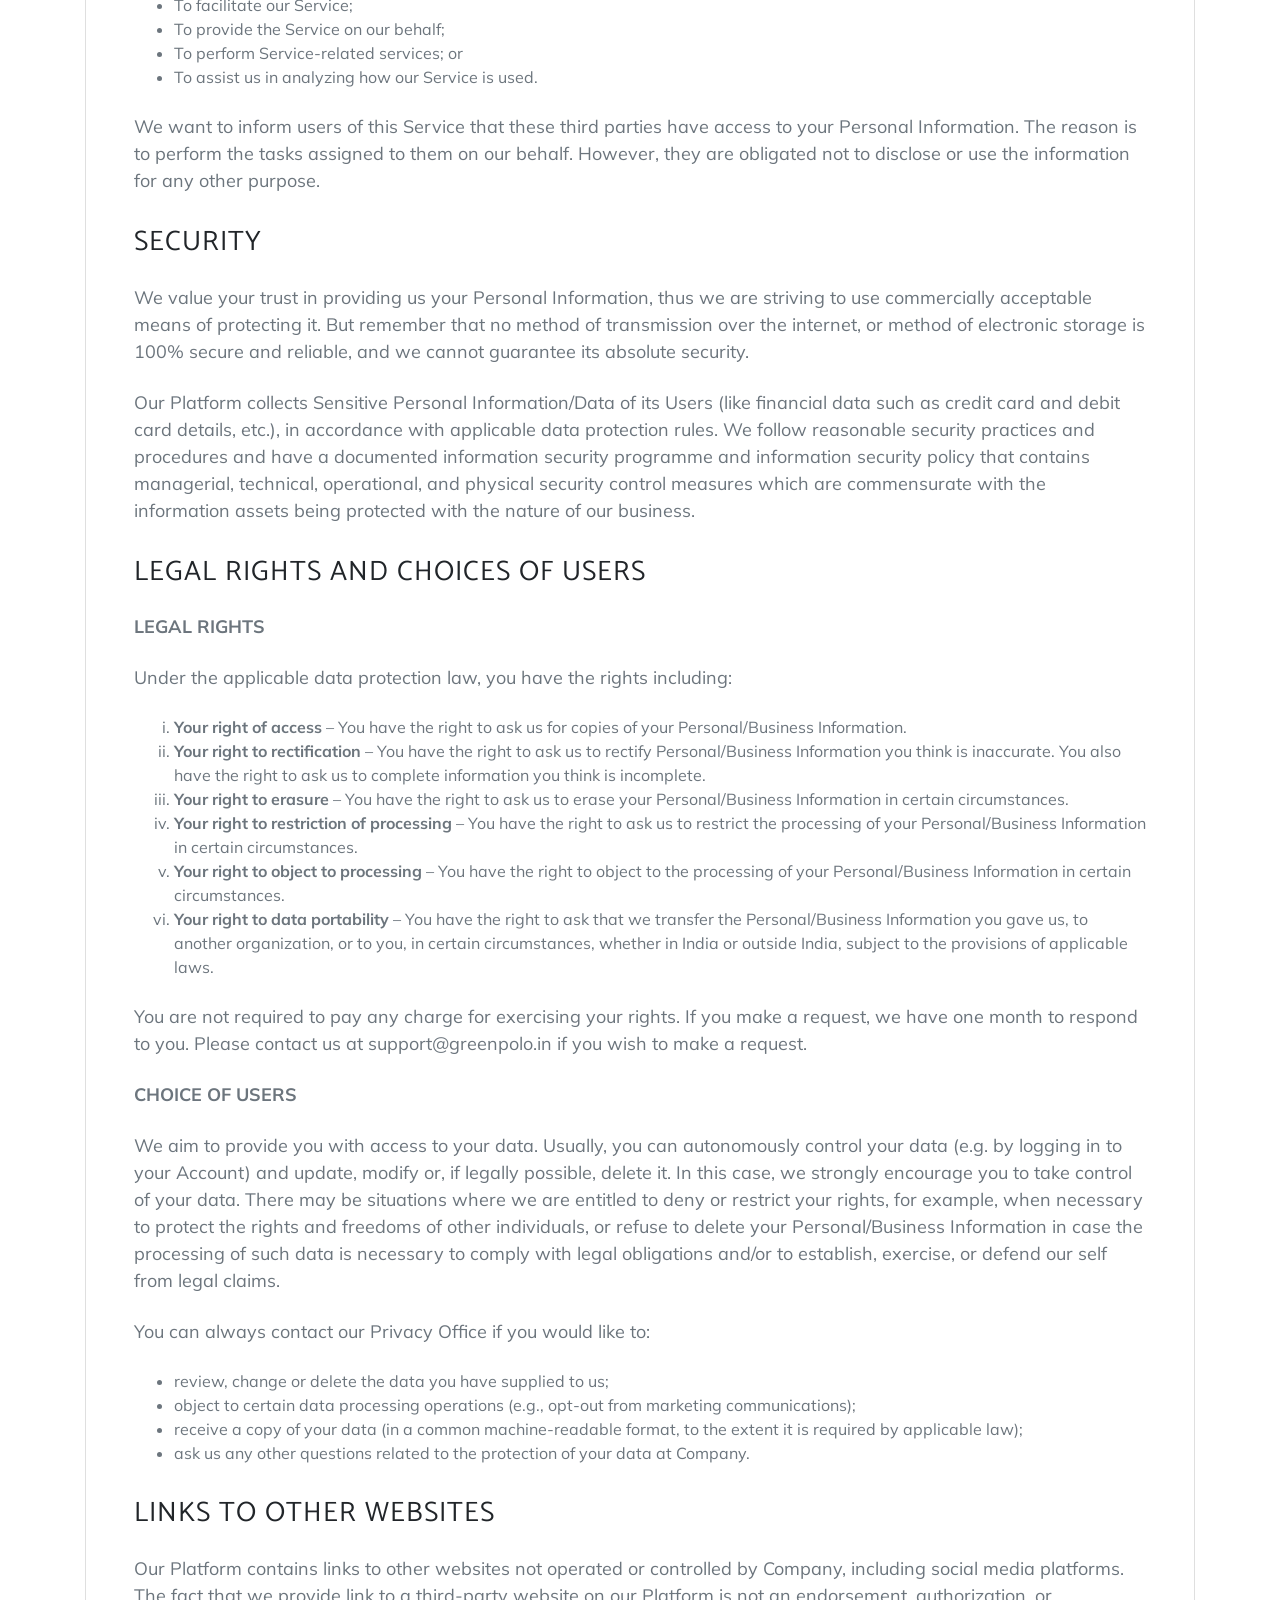
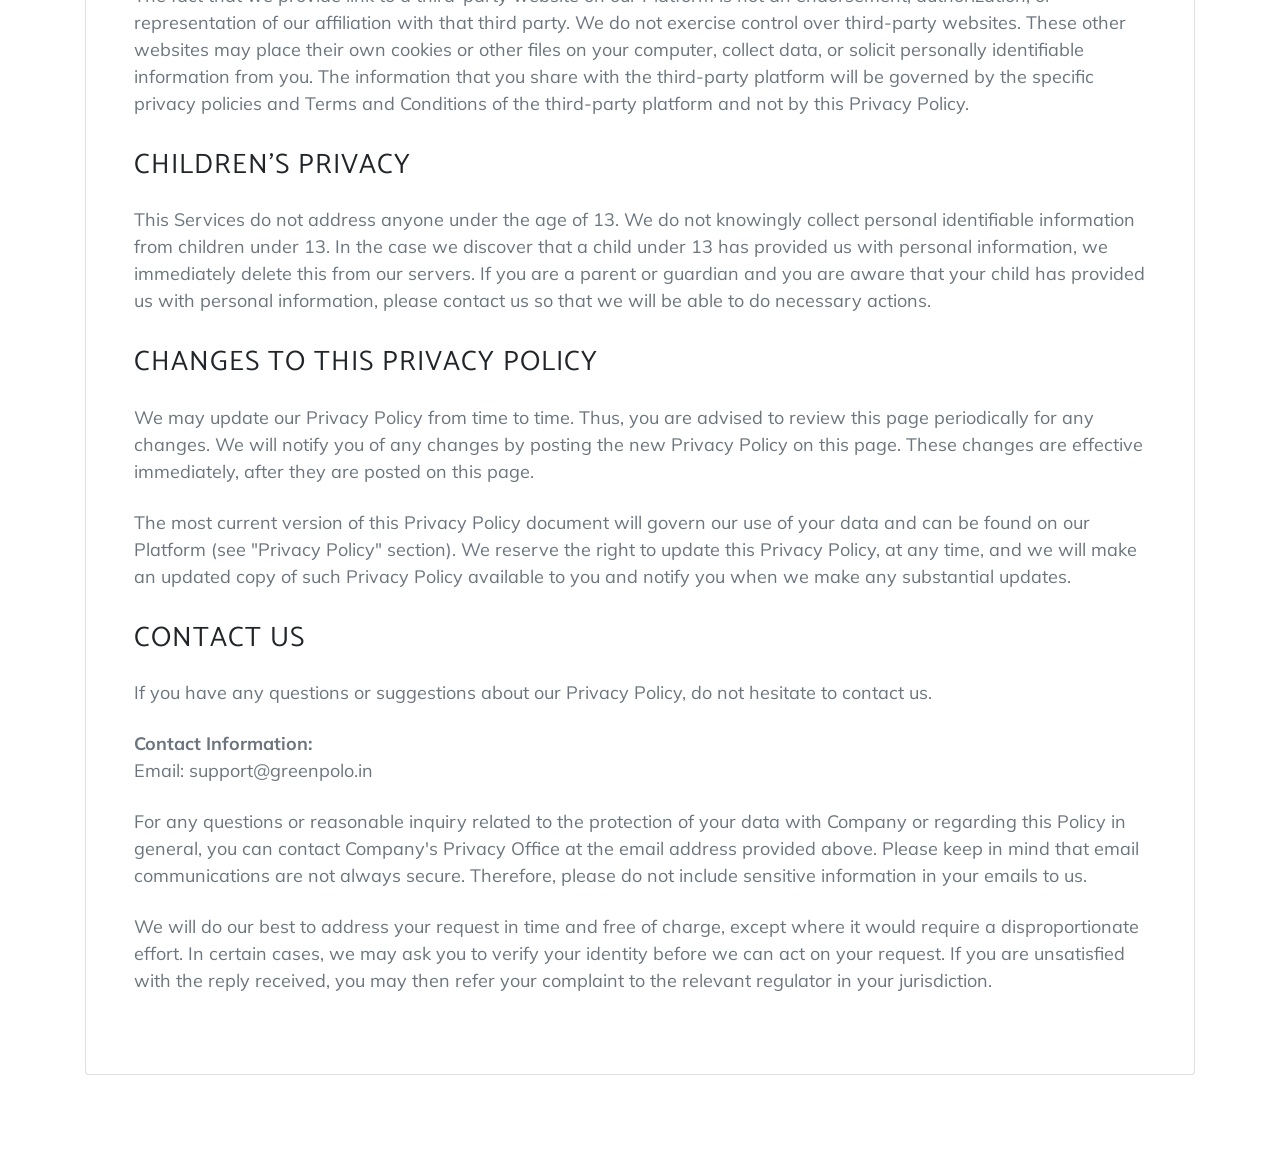
<file: privacy-policy.html>
<!DOCTYPE html>
<html lang="en">

<head>
    <meta charset="utf-8">
    <meta name="viewport" content="width=device-width, initial-scale=1.0, shrink-to-fit=no">
    <title>Privacy Policy - Stylr App</title>
    <meta name="description" content="Privacy Policy for Stylr App - Learn how we collect, use, and protect your information">
    <link rel="stylesheet" href="assets/bootstrap/css/bootstrap.min.css">
    <link rel="stylesheet" href="https://fonts.googleapis.com/css?family=Lato&amp;display=swap">
    <link rel="stylesheet" href="https://fonts.googleapis.com/css?family=Catamaran:100,200,300,400,500,600,700,800,900&amp;display=swap">
    <link rel="stylesheet" href="https://fonts.googleapis.com/css?family=Muli&amp;display=swap">
    <link rel="stylesheet" href="assets/fonts/font-awesome.min.css">
    <link rel="stylesheet" href="assets/fonts/simple-line-icons.min.css">
    <link rel="stylesheet" href="assets/css/styles.min.css">
</head>

<body id="page-top">
    <nav class="navbar navbar-light navbar-expand-lg fixed-top" id="mainNav">
        <div class="container"><a class="navbar-brand js-scroll-trigger" href="index.html">Stylr App</a><button data-toggle="collapse" data-target="#navbarResponsive" class="navbar-toggler float-right" aria-controls="navbarResponsive" aria-expanded="false" aria-label="Toggle navigation"><i class="fa fa-bars"></i></button>
            <div class="collapse navbar-collapse" id="navbarResponsive">
                <ul class="navbar-nav ml-auto">
                    <li class="nav-item"><a class="nav-link js-scroll-trigger" href="index.html#page-top">Home</a></li>
                    <li class="nav-item"><a class="nav-link js-scroll-trigger" href="index.html#download">Download</a></li>
                    <li class="nav-item"><a class="nav-link js-scroll-trigger" href="index.html#features">Features</a></li>
                    <li class="nav-item"><a class="nav-link js-scroll-trigger" href="index.html#contact">Contact</a></li>
                </ul>
            </div>
        </div>
    </nav>
    <section class="text-center bg-primary download" style="padding-top: 100px;">
        <div class="container">
            <div class="row">
                <div class="col-md-8 mx-auto">
                    <h2 class="section-heading">Privacy Policy</h2>
                    <p class="text-muted">Last updated: December 2025</p>
                </div>
            </div>
        </div>
    </section>
    <section id="features" class="features">
        <div class="container">
            <div class="row">
                <div class="col-lg-12">
                    <div class="card">
                        <div class="card-body p-5">
                            <ol style="padding-left: 0; list-style-type: none;">
                                <li style="margin-bottom: 2rem;">
                                    <h3 class="mb-4"><strong>SCOPE OF THIS POLICY</strong></h3>
                                    <ul class="text-muted mb-4" style="list-style-type: disc;">
                                        <li class="mb-3">This Policy is an electronic record in the form of an electronic contract formed under the Applicable Law. This Policy does not require any physical, electronic or digital signature. This Privacy Policy is a legally binding document between you ("Visitor"/ "User"/ "Client"/ "you"/ "your"/ "yourself") and Stylr App ("Company"/ "we"/ "our"/ "us"/ "ourselves"). We collect and process your Personal Data, Sensitive Personal Data and third-party data carefully, only for the purposes described in this Policy and the associated Terms and Conditions ("T&Cs"), and only to the extent necessary as defined herein and within the scope of the applicable legal regulations. This Policy seeks to ensure that any Personal Information, Sensitive Personal Information, or third-party information handled by the Company is managed in a way that is ethical, compliant and adheres to best industry practices.</li>
                                        <li class="mb-3">Please read this Privacy Policy carefully, before accessing or using our website/mobile application (collectively referred to as the "<strong>Platform</strong>"), to understand our policies and practices regarding your Personal/Business Information and how we will treat it. By accessing or using this Platform, including our Services (as defined under the Terms of Use), you agree and accept the terms of this Policy, and you understand and agree to the collection, use, sharing and processing of Personal information in the manner described herein. If you are accepting this Policy on behalf of another person, you represent and warrant that you have full authority to bind such person to these terms.</li>
                                        <li class="mb-3">Our Policy describes the types of Information we collect, why and how we use the Information, with whom we share it, and the choices you can make about our use of the Information. It also tells you how you can access and update your Information and make certain choices about how your Information is used. We also describe the measures we take to protect the security of the Information and how you can contact us about our privacy practices.</li>
                                        <li class="mb-3">This Policy describes the Company's current data protection policies and practices and may be amended/updated from time to time. Any changes to this Policy will become effective upon posting of the revised Policy on the Platform. We suggest that you regularly check this Policy to apprise yourself of any updates. Your continued use of the Platform or provision of Data or Information thereafter will imply your unconditional acceptance of such updates to this Policy.</li>
                                    </ul>
                                </li>

                                <li style="margin-bottom: 2rem;">
                                    <h3 class="mb-4"><strong>CONSENT</strong></h3>
                                    <p class="text-muted mb-4">By mere use of the Platform as well as for the purposes of availing our Services, you expressly consent to the Company's use and disclosure of your Personal/Business Data/Information <em>(as defined below)</em>, Sensitive Personal Data/Information <em>(as defined below)</em> and third-party information in accordance with this Policy. If you do not agree with the terms of this Policy, please do not use this Platform. This Policy shall be deemed to be incorporated into the T&Cs governing the use of the Platform and shall be read in addition to those T&Cs.</p>
                                </li>

                                <li style="margin-bottom: 2rem;">
                                    <h3 class="mb-4"><strong>APPLICABILITY</strong></h3>
                                    <p class="text-muted mb-4">This Privacy Policy applies to all of the Services offered by the Company and its Affiliates, agents, representatives, contractors, employees, and service providers. This Privacy Policy does not apply to services that have separate privacy policies that do not incorporate this Privacy Policy. Our Privacy Policy applies to all the Visitors/Users/Clients, and others who access our Platform.</p>
                                    <p class="text-muted mb-4">This Privacy Policy does not apply to—</p>
                                    <ul class="text-muted mb-4" style="list-style-type: disc;">
                                        <li>The information practices of other companies, consultants or organizations that advertise our Services;</li>
                                        <li>Services offered by other companies or individuals, including sites that may include the Services offered by the Company, be displayed to you in search results, or be linked from our web pages/mobile application.</li>
                                    </ul>
                                </li>

                                <li style="margin-bottom: 2rem;">
                                    <h3 class="mb-4"><strong>DEFINITIONS</strong></h3>
                                    <ul class="text-muted mb-4" style="list-style-type: disc;">
                                        <li class="mb-3"><strong>Personal Data or Information:</strong> 'Personal Data/Information' means any information relating to an identified or identifiable natural person ("Data Subject"/ "User"/ "Client"). We limit our collection of Personal Data/Information to that which is necessary for its intended purpose. The Personal Data or Information shall also include the Business Data/Information.</li>
                                        <li class="mb-3"><strong>Business Information:</strong> means any information that may be used to identify an entity's business, including but not limited to, the name and address of the entity, date of incorporation, e-mail address of the entity, contact information of the registered office, company identification/registration number, financial information including bank account details, names of the directors and such other information (hereinafter referred to as "Business Information"). We limit our collection of Business Data/Information to that which is necessary for its intended purpose.</li>
                                        <li class="mb-3"><strong>Non-Personal/Non-Business Data/Information:</strong> 'Non-Personal Information' or 'Non-Business Information' means information that does not specifically identify an individual or business ("User"/ "Visitor"/ "Client"), but includes information from you, such as your browser type, the URL of the previous websites you visited, your Internet Service Provider (ISP), operating system and your Internet Protocol (IP) address. Company may gather any Non-Personal/Non-Business Information regarding how many people visit this Platform, the pages they visit, their IP address, and the type of browser they used while visiting the Platform (hereinafter referred to as "<strong>Non-Personal Information</strong>"/ "<strong>Non-Business Information</strong>"). Company may also collect Non-Personal/Non-Business Information that you voluntarily provide, such as information included in response to a questionnaire, or a survey conducted by Company.</li>
                                        <li class="mb-3"><strong>Sensitive Personal Data or Information ("SPDI"):</strong> 'Sensitive Personal Data or Information' of a person means such personal information which consists of information relating to—
                                            <ol style="list-style-type: decimal; padding-left: 2rem; margin-top: 0.5rem;">
                                                <li>OTP for logging onto the Platform;</li>
                                                <li>financial information such as Bank account, credit card, debit card or other payment instrument details;</li>
                                                <li>OTP for processing and finalizing the transaction/payment;</li>
                                                <li>Such other information for the purpose of providing our Services or for collecting, processing, using, and storing the data under lawful contract or otherwise.</li>
                                            </ol>
                                            <p class="mt-2">Provided that, any information that is freely available or accessible in public domain or furnished under the applicable law for the time being in force shall not be regarded as Sensitive Personal Data or Information for the purposes of this Policy.</p>
                                        </li>
                                        <li class="mb-3"><strong>Information:</strong> 'Information' means Personal Data/Information, Business Data/Information, Non-Personal Data/Information, Non-Business Data/Information and Sensitive Personal Data/Information.</li>
                                        <li class="mb-3"><strong>Data Subject:</strong> 'Data Subject' means an identifiable natural person intending to avail our Services, and who can be identified, directly or indirectly, in particular by reference to an identifier such as a name, an identification number (government-issued national identity card, in case of an individual), geographical data, an online identifier, or to one or more other factors specific to the identity of that natural person. It shall include all the persons who visit or register on our Platform, including our Users, Clients, Visitors, and others who access or interact with our Platform.</li>
                                        <li class="mb-3"><strong>'Consent' of the Data Subject:</strong> 'Consent' of the data subject means any freely given, specific, informed, and unambiguous indication of the Data Subject's wishes by which he or she or they, by a statement or by a clear affirmative action, signifies agreement to the processing of Personal Data and/or Sensitive Personal Data or Information ("SPDI") relating to him or her or them.</li>
                                        <li class="mb-3"><strong>Processing:</strong> 'Processing' means any operation or set of operations which is performed on Personal/Business And Sensitive Personal Data or on sets of Personal And Sensitive Data, whether or not by automated means, such as collection, recording, organization, structuring, storage, adaptation or alteration, retrieval, use, disclosure by transmission, dissemination or otherwise making available, alignment or combination, restriction, erasure or destruction.</li>
                                        <li class="mb-3"><strong>User:</strong> 'User' means and includes any individual or business entity that has successfully registered its account on the Platform by providing the required credentials, such as name, email id, phone number, among other details, and has the authority to login to its User Account on the Platform.</li>
                                        <li class="mb-3"><strong>User Account:</strong> 'User Account' means the account created by an individual or business entity on the Platform at the time of registration.</li>
                                        <li class="mb-3"><strong>Visitor:</strong> 'Visitor' means and includes any individual or business entity who solely visits the Platform or opens the Platform in its browser and closes it, without using the Services on the Platform.</li>
                                    </ul>
                                </li>

                                <li style="margin-bottom: 2rem;">
                                    <h3 class="mb-4"><strong>LOGIN INFORMATION</strong></h3>
                                    <p class="text-muted mb-4">Stylr App offers two login options for users:</p>
                                    <ul class="text-muted mb-4" style="list-style-type: disc;">
                                        <li class="mb-2"><strong>Mobile Number Login:</strong> When you choose to login with your mobile number, we save this information to our database as an account for user identity purposes. The mobile number is verified through One-Time Password ("OTP") to ensure security and authenticity.</li>
                                        <li class="mb-2"><strong>Guest Login:</strong> You also have the option to use the app as a guest without providing your mobile number. Guest users can access basic features of the app, though some features may require account creation. When using guest login, we may collect limited device information and usage data to provide you with a personalized experience, but we do not store personally identifiable information unless you choose to create an account.</li>
                                    </ul>
                                </li>

                                <li style="margin-bottom: 2rem;">
                                    <h3 class="mb-4"><strong>INFORMATION COLLECTED BY COMPANY</strong></h3>
                                    <p class="text-muted mb-4">To provide you Services on our Platform, we must process information about you. Most of the Personal Information we process is provided to us, specifically, voluntarily, and directly by you for availing the Services listed on our Platform.</p>
                                    <p class="text-muted mb-4">We collect information to provide better Services to all our Users. The following data is collected, preserved and used by us, for specific purposes only, at the time you register your Account on our Platform, for the purpose of providing you intended Services as requested/obtained by you—</p>
                                    <ul class="text-muted mb-4" style="list-style-type: disc;">
                                        <li>Full Name and/or alias;</li>
                                        <li>E-mail address;</li>
                                        <li>Mobile Number (existing and functional; verified through One-Time Password ("OTP"));</li>
                                        <li>Billing Information;</li>
                                        <li>Shipping Information;</li>
                                        <li>Financial information such as bank account details, credit card details, debit card or other payment instrument details, online banking PIN, KYC details and documents, Transaction Authentication Number ("TAN"), if applicable, Swift Code, One-Time Password ("OTP") related to the current transaction, etc.;</li>
                                        <li>Any correspondence sent through our Platform;</li>
                                        <li>Any data provided over calls made or chats/discussions entered into with and through the Company;</li>
                                        <li>Any information received via any application form or e-mail or any other electronic medium, including your use or access to any social media site (Facebook, Instagram, Twitter, etc.) which you have signed in using your email address provided to us;</li>
                                        <li>Location information (when you use location-based features of our app to find salons in your locality);</li>
                                        <li>Pictures and profile information;</li>
                                        <li>Gender and other demographic information;</li>
                                        <li>Any other additional information, as maybe needed, for the purpose of providing our Services or for processing or storing the data under any lawful contract or otherwise.</li>
                                    </ul>
                                    <p class="text-muted mb-4">Even if you do not register on our Platform, you might choose to provide us with information— like an e-mail address and/or phone number to receive updates about our Services and newsletters.</p>
                                </li>

                                <li style="margin-bottom: 2rem;">
                                    <h3 class="mb-4"><strong>INFORMATION COLLECTED AUTOMATICALLY BY COMPANY</strong></h3>
                                    <p class="text-muted mb-4">When you visit or use our Platform, subscribe to our newsletters or otherwise interact with us through our Platform, in addition to the information you provide to us directly, we may collect information sent to us by your computer, mobile phone or other access device(s) based upon your behaviour on our Platform. We use this Information to do internal research on our Users' demographics, interests, and behavior to better understand, protect and serve our Users.</p>
                                    <p class="text-muted mb-4">When you visit our Platform or register your Account on our Platform or utilize our Services, certain information gets collected automatically on our servers, which helps us to provide you verified access to our Service portal. The information we collect automatically includes—</p>
                                    <ol class="text-muted mb-4" style="list-style-type: decimal;">
                                        <li>unique identifiers, browser type and settings;</li>
                                        <li>device identifiers and features, such as type and settings, operating system, mobile network information including ISP or carrier name and phone number, and application version number. Most devices allow Users to prevent location data from being sent to a third-party (save and except to our Service Providers who will be rendering the Services to you), Company will honor such user settings;</li>
                                        <li>referring website, your general geographic location as indicated by your IP address, web-browsing behaviour, app behaviour, and whether and how you interact with content available on our website and/or within our mobile application, if any;</li>
                                        <li>any information collected when visiting or leaving our Platform in general, through plugins or cookies including the URL of the site the User came from and the one he/she goes to next; IP address; Proxy server; Operating system; Web browser and add-ons; Device identifier and features, and/or ISP or the mobile carrier; Transactional SMSs/emails; Your prior search results; Log-in time and Log-out time, which may or may not be publicly accessible.</li>
                                        <li>We collect information once you install our application from Play Store or Apple Store, or when a Service checks for automatic updates. Your device periodically contacts our servers to provide information about your device and connection to our Services. This information includes your device type, carrier name, crash reports, and which applications you have installed.</li>
                                        <li>We use different methods to collect the aforementioned information, including our own cookies, web beacons, and third-party cookies.</li>
                                    </ol>
                                </li>

                                <li style="margin-bottom: 2rem;">
                                    <h3 class="mb-4"><strong>USE OF INFORMATION</strong></h3>
                                    <p class="text-muted mb-4">We use your Information only for the purpose for which it has been collected, including—</p>
                                    <ol class="text-muted mb-4" style="list-style-type: decimal;">
                                        <li>To operate, administer and maintain your User Account;</li>
                                        <li>To provide requested Services;</li>
                                        <li>To respond to your requests or query or concern, if any;</li>
                                        <li>To undertake transactions, including verifying that the parties have sufficient funds in their bank accounts to make such transactions;</li>
                                        <li>To allow Users to interact with us and/or our team;</li>
                                        <li>To verify the One-Time Password ("OTP") you receive at the time of registration and/or making any transaction through the Platform;</li>
                                        <li>To comply with financial services regulations including retention of financial information and transactions, subject to your consent;</li>
                                        <li>For customer service or customer support, including answering questions and responding to feedback and complaints;</li>
                                        <li>For invoicing and account management;</li>
                                        <li>To enhance the security and safety of the Services/transactions; etc.</li>
                                        <li>To maintain contact with Users;</li>
                                        <li>To send marketing/promotional communications;</li>
                                        <li>To send newsletter(s), if any, subject to subscription;</li>
                                        <li>To notify about changes/upgradations in the Service(s);</li>
                                        <li>To resolve disputes, if any, and troubleshooting;</li>
                                        <li>To conduct data and system review and analytics to provide you customized Services, including research to improve the Services. For this purpose, we shall use only de-identified (when all personal information is removed) or aggregated data (in a summary form).</li>
                                        <li>To prevent fraud, criminal activity, or misuses of our Platform, and to ensure the security of our IT systems, architecture, and networks; and</li>
                                        <li>To comply with legal obligations and legal process and to protect our rights, privacy, safety, or property, and/or that of our Affiliates, you, or other third parties, if any;</li>
                                        <li>All other lawful purposes related to business and in furtherance to fulfilment of a lawful contract.</li>
                                    </ol>
                                    <p class="text-muted mb-4">We also use your Information with the intent to understand your interests in availing our Services, and to accordingly contact you to explain and provide you with the Services.</p>
                                    <p class="text-muted mb-4">We may use your Non-Personal/Non-Business Information for internal business purposes, such as data analysis, research, developing/enhancing and/or improving our Services, and in identifying usage trends.</p>
                                </li>

                                <li style="margin-bottom: 2rem;">
                                    <h3 class="mb-4"><strong>STORAGE OF COLLECTED DATA</strong></h3>
                                    <p class="text-muted mb-4">All information you provide to us is stored on our secure systems, designed by us and trusted partner. All information you provide to us, or all information that you create, upload or receive from others using your registered Account are preserved for a period of 8 ("Eight") years from the date of discontinuation of our Services and/or deletion of your User Account from our Platform.</p>
                                    <p class="text-muted mb-4">Please keep in mind that in certain cases a longer retention period may be required or permitted by law. The criteria used to determine our retention periods include:</p>
                                    <ol class="text-muted mb-4" style="list-style-type: decimal;">
                                        <li>How long is the data needed to provide you with our Services or to operate our business?</li>
                                        <li>Do you have an Account with us? In this case, we will keep your data while your account is active or for as long as needed to provide the Services to you.</li>
                                        <li>Are we subject to a legal, contractual, or similar obligation to retain your data? Examples can include government orders to preserve data relevant to an investigation, or data that must be retained for the purposes of litigation, or protection against a possible claim.</li>
                                    </ol>
                                </li>

                                <li style="margin-bottom: 2rem;">
                                    <h3 class="mb-4"><strong>SHARING OF INFORMATION</strong></h3>
                                    <p class="text-muted mb-4">We may need to share your Personal/Business data with:</p>
                                    <ol class="text-muted mb-4" style="list-style-type: decimal;">
                                        <li>other entities within our group as part of our regular reporting activities on Company performance, in the context of a business reorganization or group restructuring exercise, or for assistance in relation to marketing and business development.</li>
                                        <li>professional advisers including lawyers, bankers, auditors and insurers to the extent such information is relevant to the performance of their services;</li>
                                        <li>regulators; and</li>
                                        <li>any of our Service Providers where such information is relevant to their performance of such Services.</li>
                                    </ol>
                                    <p class="text-muted mb-4">We may also need to share your Personal/Business Data with a regulator or to otherwise comply with applicable law or judicial process or if we reasonably believe that disclosure is necessary to protect our rights and/or to comply with judicial or regulatory proceedings, a court order or other legal process.</p>
                                </li>

                                <li style="margin-bottom: 2rem;">
                                    <h3 class="mb-4"><strong>COOKIES</strong></h3>
                                    <p class="text-muted mb-4">A cookie is a small piece of text file stored by the website on a user's computer hard disk, when the Platform is opened. The Platform uses cookies to improve the quality interaction of Visitors/Users with the Platform.</p>
                                    <p class="text-muted mb-4">In some instances, we and our Service Providers use cookies, web beacons and other technologies to automatically collect certain types of information when you visit us online, as well as through emails that we may exchange. The collection of this information allows us to customize your online experience, improve the performance, usability and effectiveness of our online presence, and to measure the effectiveness of our marketing activities. The Platform may use cookies to store a unique identifier for logged in Users to enhance user experience.</p>
                                    <p class="text-muted mb-4">If you choose to disable the cookies, you might not be able to fully experience the interactive features of the Platform. Cookies by themselves do not tell us your email address or otherwise identify you personally. In our analytical reports, we may obtain other identifiers including IP addresses, but this is for the purpose of identifying the number of unique visitors to our Platform and geographic origin of visitor trends, and not to identify individual visitors.</p>
                                    <p class="text-muted mb-4"><strong>BY NAVIGATING ON OUR PLATFORM OR ENTERING YOUR LOGIN DETAILS TO ACCESS AREAS RESERVED FOR REGISTERED USERS, YOU AGREE THAT WE CAN PLACE THESE COOKIES ON YOUR COMPUTER OR INTERNET-ENABLED DEVICE.</strong></p>
                                </li>

                                <li style="margin-bottom: 2rem;">
                                    <h3 class="mb-4"><strong>WEB BEACONS</strong></h3>
                                    <p class="text-muted mb-4">A web beacon is a small image file on a web page that can be used to collect certain information from your computer, such as an IP address, the time the content was viewed, a browser type, and the existence of cookies previously set by the same server.</p>
                                    <p class="text-muted mb-4">Our Platform only uses web beacons in accordance with applicable laws. The Platform or its Service Providers may use web beacons to track the effectiveness of third-party websites that provide us with marketing services or to gather aggregate visitor statistics and manage cookies. You have the option to render some web beacons unusable by rejecting their associated cookies. The web beacon may still record an anonymous visit from your IP address but cookie information will not be recorded. In some of our newsletters and other communications, we may monitor recipient actions such as email open rates through embedded links within the messages. We collect this information to gauge user interest and to enhance future user experiences.</p>
                                </li>

                                <li style="margin-bottom: 2rem;">
                                    <h3 class="mb-4"><strong>LOCATION INFORMATION</strong></h3>
                                    <p class="text-muted mb-4">Some of the services may use location information transmitted from users' mobile phones. We only use this information within the scope necessary for the designated service, such as helping you find salons in your locality. You can control location sharing through your device settings, and we will honor such settings.</p>
                                </li>

                                <li style="margin-bottom: 2rem;">
                                    <h3 class="mb-4"><strong>DEVICE INFORMATION</strong></h3>
                                    <p class="text-muted mb-4">We collect information from your device in some cases. The information will be utilized for the provision of better service and to prevent fraudulent acts. Additionally, such information will not include that which will identify the individual user.</p>
                                </li>

                                <li style="margin-bottom: 2rem;">
                                    <h3 class="mb-4"><strong>SERVICE PROVIDERS</strong></h3>
                                    <p class="text-muted mb-4">We may employ third-party companies and individuals due to the following reasons:</p>
                                    <ul class="text-muted mb-4" style="list-style-type: disc;">
                                        <li>To facilitate our Service;</li>
                                        <li>To provide the Service on our behalf;</li>
                                        <li>To perform Service-related services; or</li>
                                        <li>To assist us in analyzing how our Service is used.</li>
                                    </ul>
                                    <p class="text-muted mb-4">We want to inform users of this Service that these third parties have access to your Personal Information. The reason is to perform the tasks assigned to them on our behalf. However, they are obligated not to disclose or use the information for any other purpose.</p>
                                </li>

                                <li style="margin-bottom: 2rem;">
                                    <h3 class="mb-4"><strong>SECURITY</strong></h3>
                                    <p class="text-muted mb-4">We value your trust in providing us your Personal Information, thus we are striving to use commercially acceptable means of protecting it. But remember that no method of transmission over the internet, or method of electronic storage is 100% secure and reliable, and we cannot guarantee its absolute security.</p>
                                    <p class="text-muted mb-4">Our Platform collects Sensitive Personal Information/Data of its Users (like financial data such as credit card and debit card details, etc.), in accordance with applicable data protection rules. We follow reasonable security practices and procedures and have a documented information security programme and information security policy that contains managerial, technical, operational, and physical security control measures which are commensurate with the information assets being protected with the nature of our business.</p>
                                </li>

                                <li style="margin-bottom: 2rem;">
                                    <h3 class="mb-4"><strong>LEGAL RIGHTS AND CHOICES OF USERS</strong></h3>
                                    <p class="text-muted mb-4"><strong>LEGAL RIGHTS</strong></p>
                                    <p class="text-muted mb-4">Under the applicable data protection law, you have the rights including:</p>
                                    <ol class="text-muted mb-4" style="list-style-type: lower-roman;">
                                        <li><strong>Your right of access</strong> – You have the right to ask us for copies of your Personal/Business Information.</li>
                                        <li><strong>Your right to rectification</strong> – You have the right to ask us to rectify Personal/Business Information you think is inaccurate. You also have the right to ask us to complete information you think is incomplete.</li>
                                        <li><strong>Your right to erasure</strong> – You have the right to ask us to erase your Personal/Business Information in certain circumstances.</li>
                                        <li><strong>Your right to restriction of processing</strong> – You have the right to ask us to restrict the processing of your Personal/Business Information in certain circumstances.</li>
                                        <li><strong>Your right to object to processing</strong> – You have the right to object to the processing of your Personal/Business Information in certain circumstances.</li>
                                        <li><strong>Your right to data portability</strong> – You have the right to ask that we transfer the Personal/Business Information you gave us, to another organization, or to you, in certain circumstances, whether in India or outside India, subject to the provisions of applicable laws.</li>
                                    </ol>
                                    <p class="text-muted mb-4">You are not required to pay any charge for exercising your rights. If you make a request, we have one month to respond to you. Please contact us at support@greenpolo.in if you wish to make a request.</p>
                                    <p class="text-muted mb-4"><strong>CHOICE OF USERS</strong></p>
                                    <p class="text-muted mb-4">We aim to provide you with access to your data. Usually, you can autonomously control your data (e.g. by logging in to your Account) and update, modify or, if legally possible, delete it. In this case, we strongly encourage you to take control of your data. There may be situations where we are entitled to deny or restrict your rights, for example, when necessary to protect the rights and freedoms of other individuals, or refuse to delete your Personal/Business Information in case the processing of such data is necessary to comply with legal obligations and/or to establish, exercise, or defend our self from legal claims.</p>
                                    <p class="text-muted mb-4">You can always contact our Privacy Office if you would like to:</p>
                                    <ul class="text-muted mb-4" style="list-style-type: disc;">
                                        <li>review, change or delete the data you have supplied to us;</li>
                                        <li>object to certain data processing operations (e.g., opt-out from marketing communications);</li>
                                        <li>receive a copy of your data (in a common machine-readable format, to the extent it is required by applicable law);</li>
                                        <li>ask us any other questions related to the protection of your data at Company.</li>
                                    </ul>
                                </li>

                                <li style="margin-bottom: 2rem;">
                                    <h3 class="mb-4"><strong>LINKS TO OTHER WEBSITES</strong></h3>
                                    <p class="text-muted mb-4">Our Platform contains links to other websites not operated or controlled by Company, including social media platforms. The fact that we provide link to a third-party website on our Platform is not an endorsement, authorization, or representation of our affiliation with that third party. We do not exercise control over third-party websites. These other websites may place their own cookies or other files on your computer, collect data, or solicit personally identifiable information from you. The information that you share with the third-party platform will be governed by the specific privacy policies and Terms and Conditions of the third-party platform and not by this Privacy Policy.</p>
                                </li>

                                <li style="margin-bottom: 2rem;">
                                    <h3 class="mb-4"><strong>CHILDREN'S PRIVACY</strong></h3>
                                    <p class="text-muted mb-4">This Services do not address anyone under the age of 13. We do not knowingly collect personal identifiable information from children under 13. In the case we discover that a child under 13 has provided us with personal information, we immediately delete this from our servers. If you are a parent or guardian and you are aware that your child has provided us with personal information, please contact us so that we will be able to do necessary actions.</p>
                                </li>

                                <li style="margin-bottom: 2rem;">
                                    <h3 class="mb-4"><strong>CHANGES TO THIS PRIVACY POLICY</strong></h3>
                                    <p class="text-muted mb-4">We may update our Privacy Policy from time to time. Thus, you are advised to review this page periodically for any changes. We will notify you of any changes by posting the new Privacy Policy on this page. These changes are effective immediately, after they are posted on this page.</p>
                                    <p class="text-muted mb-4">The most current version of this Privacy Policy document will govern our use of your data and can be found on our Platform (see "Privacy Policy" section). We reserve the right to update this Privacy Policy, at any time, and we will make an updated copy of such Privacy Policy available to you and notify you when we make any substantial updates.</p>
                                </li>

                                <li style="margin-bottom: 2rem;">
                                    <h3 class="mb-4"><strong>CONTACT US</strong></h3>
                                    <p class="text-muted mb-4">If you have any questions or suggestions about our Privacy Policy, do not hesitate to contact us.</p>
                                    <p class="text-muted mb-4"><strong>Contact Information:</strong><br>Email: support@greenpolo.in</p>
                                    <p class="text-muted mb-4">For any questions or reasonable inquiry related to the protection of your data with Company or regarding this Policy in general, you can contact Company's Privacy Office at the email address provided above. Please keep in mind that email communications are not always secure. Therefore, please do not include sensitive information in your emails to us.</p>
                                    <p class="text-muted mb-4">We will do our best to address your request in time and free of charge, except where it would require a disproportionate effort. In certain cases, we may ask you to verify your identity before we can act on your request. If you are unsatisfied with the reply received, you may then refer your complaint to the relevant regulator in your jurisdiction.</p>
                                </li>
                            </ol>
                        </div>
                    </div>
                </div>
            </div>
        </div>
    </section>
    <script src="assets/js/jquery.min.js"></script>
    <script src="assets/bootstrap/js/bootstrap.min.js"></script>
    <script src="assets/js/script.min.js"></script>
</body>

</html>
</file>
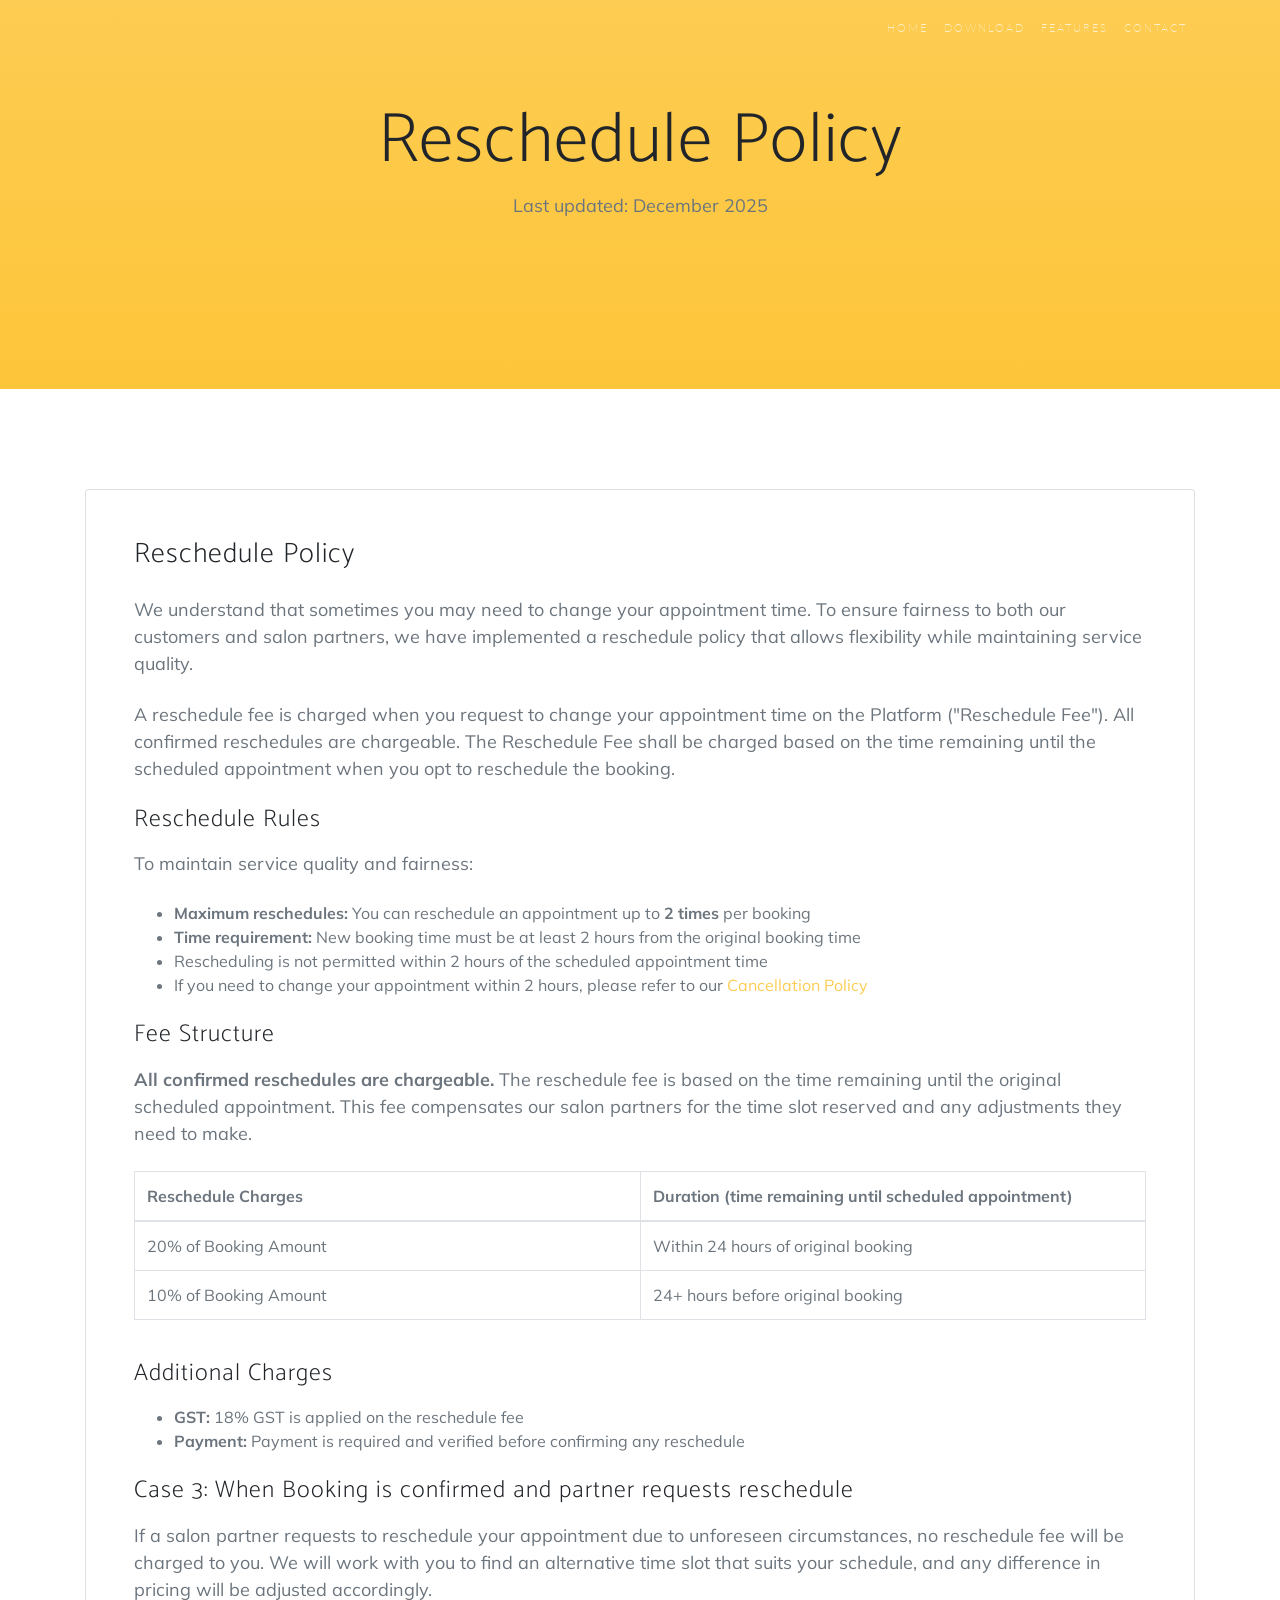
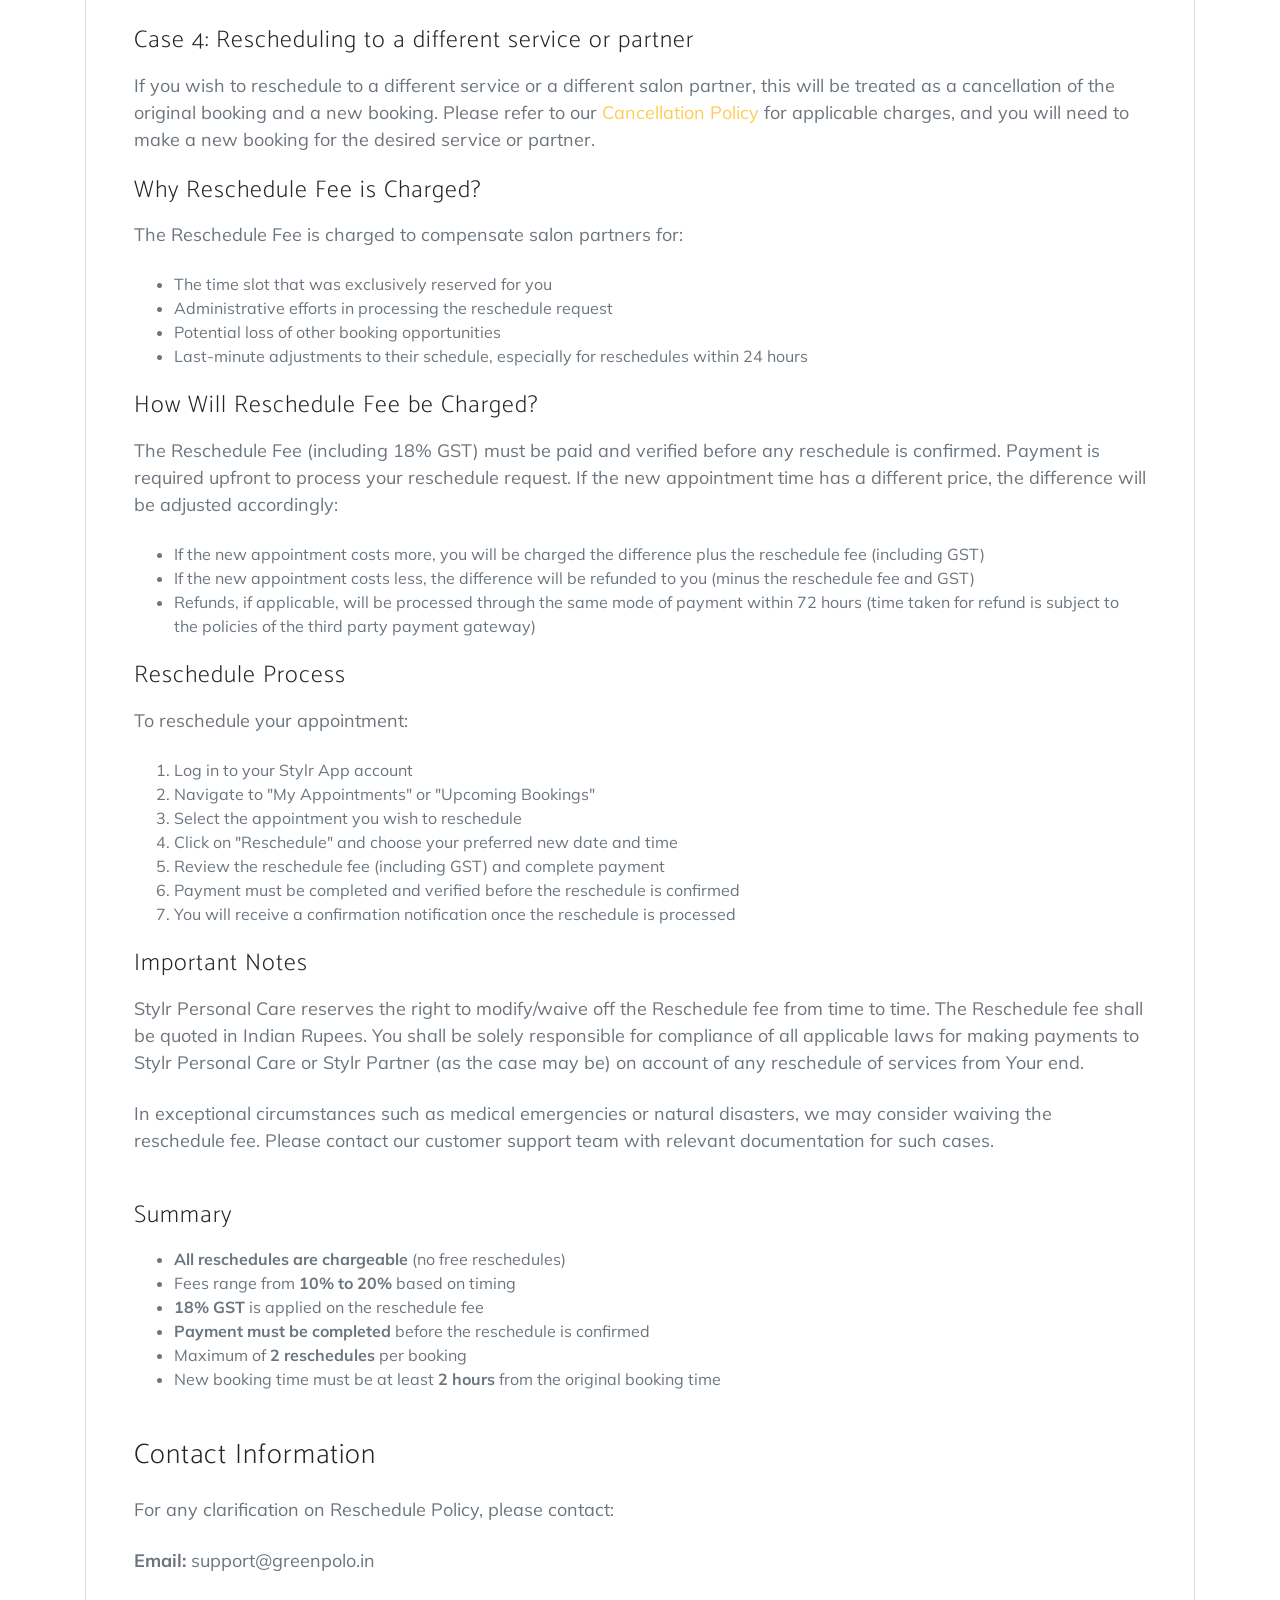
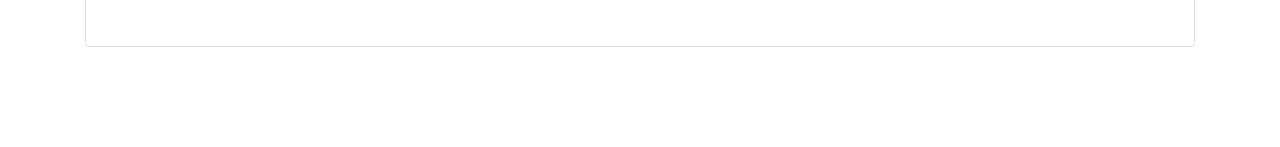
<file: reschedule-policy.html>
<!DOCTYPE html>
<html lang="en">

<head>
    <meta charset="utf-8">
    <meta name="viewport" content="width=device-width, initial-scale=1.0, shrink-to-fit=no">
    <title>Reschedule Policy - Stylr App</title>
    <meta name="description" content="Reschedule Policy for Stylr App - Learn about our reschedule procedures and charges">
    <link rel="stylesheet" href="assets/bootstrap/css/bootstrap.min.css">
    <link rel="stylesheet" href="https://fonts.googleapis.com/css?family=Lato&amp;display=swap">
    <link rel="stylesheet" href="https://fonts.googleapis.com/css?family=Catamaran:100,200,300,400,500,600,700,800,900&amp;display=swap">
    <link rel="stylesheet" href="https://fonts.googleapis.com/css?family=Muli&amp;display=swap">
    <link rel="stylesheet" href="assets/fonts/font-awesome.min.css">
    <link rel="stylesheet" href="assets/fonts/simple-line-icons.min.css">
    <link rel="stylesheet" href="assets/css/styles.min.css">
</head>

<body id="page-top">
    <nav class="navbar navbar-light navbar-expand-lg fixed-top" id="mainNav">
        <div class="container"><a class="navbar-brand js-scroll-trigger" href="index.html">Stylr App</a><button data-toggle="collapse" data-target="#navbarResponsive" class="navbar-toggler float-right" aria-controls="navbarResponsive" aria-expanded="false" aria-label="Toggle navigation"><i class="fa fa-bars"></i></button>
            <div class="collapse navbar-collapse" id="navbarResponsive">
                <ul class="navbar-nav ml-auto">
                    <li class="nav-item"><a class="nav-link js-scroll-trigger" href="index.html">Home</a></li>
                    <li class="nav-item"><a class="nav-link js-scroll-trigger" href="index.html#download">Download</a></li>
                    <li class="nav-item"><a class="nav-link js-scroll-trigger" href="index.html#features">Features</a></li>
                    <li class="nav-item"><a class="nav-link js-scroll-trigger" href="index.html#contact">Contact</a></li>
                </ul>
            </div>
        </div>
    </nav>
    <section class="text-center bg-primary download" style="padding-top: 100px;">
        <div class="container">
            <div class="row">
                <div class="col-md-8 mx-auto">
                    <h2 class="section-heading">Reschedule Policy</h2>
                    <p class="text-muted">Last updated: December 2025</p>
                </div>
            </div>
        </div>
    </section>
    <section id="features" class="features">
        <div class="container">
            <div class="row">
                <div class="col-lg-12">
                    <div class="card">
                        <div class="card-body p-5">
                            <h3 class="mb-4">Reschedule Policy</h3>
                            <p class="text-muted mb-4">We understand that sometimes you may need to change your appointment time. To ensure fairness to both our customers and salon partners, we have implemented a reschedule policy that allows flexibility while maintaining service quality.</p>
                            <p class="text-muted mb-4">A reschedule fee is charged when you request to change your appointment time on the Platform ("Reschedule Fee"). All confirmed reschedules are chargeable. The Reschedule Fee shall be charged based on the time remaining until the scheduled appointment when you opt to reschedule the booking.</p>
                            
                            <h4 class="mb-3 mt-4">Reschedule Rules</h4>
                            <p class="text-muted mb-4">To maintain service quality and fairness:</p>
                            <ul class="text-muted mb-4">
                                <li><strong>Maximum reschedules:</strong> You can reschedule an appointment up to <strong>2 times</strong> per booking</li>
                                <li><strong>Time requirement:</strong> New booking time must be at least 2 hours from the original booking time</li>
                                <li>Rescheduling is not permitted within 2 hours of the scheduled appointment time</li>
                                <li>If you need to change your appointment within 2 hours, please refer to our <a href="cancellation-refund-policy.html">Cancellation Policy</a></li>
                            </ul>

                            <h4 class="mb-3 mt-4">Fee Structure</h4>
                            <p class="text-muted mb-4"><strong>All confirmed reschedules are chargeable.</strong> The reschedule fee is based on the time remaining until the original scheduled appointment. This fee compensates our salon partners for the time slot reserved and any adjustments they need to make.</p>
                            
                            <div class="table-responsive mb-4">
                                <table class="table table-bordered text-muted">
                                    <thead>
                                        <tr>
                                            <th width="50%">Reschedule Charges</th>
                                            <th width="50%">Duration (time remaining until scheduled appointment)</th>
                                        </tr>
                                    </thead>
                                    <tbody>
                                        <tr>
                                            <td>20% of Booking Amount</td>
                                            <td>Within 24 hours of original booking</td>
                                        </tr>
                                        <tr>
                                            <td>10% of Booking Amount</td>
                                            <td>24+ hours before original booking</td>
                                        </tr>
                                    </tbody>
                                </table>
                            </div>

                            <h4 class="mb-3 mt-4">Additional Charges</h4>
                            <ul class="text-muted mb-4">
                                <li><strong>GST:</strong> 18% GST is applied on the reschedule fee</li>
                                <li><strong>Payment:</strong> Payment is required and verified before confirming any reschedule</li>
                            </ul>

                            <h4 class="mb-3 mt-4">Case 3: When Booking is confirmed and partner requests reschedule</h4>
                            <p class="text-muted mb-4">If a salon partner requests to reschedule your appointment due to unforeseen circumstances, no reschedule fee will be charged to you. We will work with you to find an alternative time slot that suits your schedule, and any difference in pricing will be adjusted accordingly.</p>

                            <h4 class="mb-3 mt-4">Case 4: Rescheduling to a different service or partner</h4>
                            <p class="text-muted mb-4">If you wish to reschedule to a different service or a different salon partner, this will be treated as a cancellation of the original booking and a new booking. Please refer to our <a href="cancellation-refund-policy.html">Cancellation Policy</a> for applicable charges, and you will need to make a new booking for the desired service or partner.</p>

                            <h4 class="mb-3 mt-4">Why Reschedule Fee is Charged?</h4>
                            <p class="text-muted mb-4">The Reschedule Fee is charged to compensate salon partners for:</p>
                            <ul class="text-muted mb-4">
                                <li>The time slot that was exclusively reserved for you</li>
                                <li>Administrative efforts in processing the reschedule request</li>
                                <li>Potential loss of other booking opportunities</li>
                                <li>Last-minute adjustments to their schedule, especially for reschedules within 24 hours</li>
                            </ul>

                            <h4 class="mb-3 mt-4">How Will Reschedule Fee be Charged?</h4>
                            <p class="text-muted mb-4">The Reschedule Fee (including 18% GST) must be paid and verified before any reschedule is confirmed. Payment is required upfront to process your reschedule request. If the new appointment time has a different price, the difference will be adjusted accordingly:</p>
                            <ul class="text-muted mb-4">
                                <li>If the new appointment costs more, you will be charged the difference plus the reschedule fee (including GST)</li>
                                <li>If the new appointment costs less, the difference will be refunded to you (minus the reschedule fee and GST)</li>
                                <li>Refunds, if applicable, will be processed through the same mode of payment within 72 hours (time taken for refund is subject to the policies of the third party payment gateway)</li>
                            </ul>

                            <h4 class="mb-3 mt-4">Reschedule Process</h4>
                            <p class="text-muted mb-4">To reschedule your appointment:</p>
                            <ol class="text-muted mb-4">
                                <li>Log in to your Stylr App account</li>
                                <li>Navigate to "My Appointments" or "Upcoming Bookings"</li>
                                <li>Select the appointment you wish to reschedule</li>
                                <li>Click on "Reschedule" and choose your preferred new date and time</li>
                                <li>Review the reschedule fee (including GST) and complete payment</li>
                                <li>Payment must be completed and verified before the reschedule is confirmed</li>
                                <li>You will receive a confirmation notification once the reschedule is processed</li>
                            </ol>

                            <h4 class="mb-3 mt-4">Important Notes</h4>
                            <p class="text-muted mb-4">Stylr Personal Care reserves the right to modify/waive off the Reschedule fee from time to time. The Reschedule fee shall be quoted in Indian Rupees. You shall be solely responsible for compliance of all applicable laws for making payments to Stylr Personal Care or Stylr Partner (as the case may be) on account of any reschedule of services from Your end.</p>
                            <p class="text-muted mb-4">In exceptional circumstances such as medical emergencies or natural disasters, we may consider waiving the reschedule fee. Please contact our customer support team with relevant documentation for such cases.</p>

                            <h4 class="mb-3 mt-5">Summary</h4>
                            <ul class="text-muted mb-4">
                                <li><strong>All reschedules are chargeable</strong> (no free reschedules)</li>
                                <li>Fees range from <strong>10% to 20%</strong> based on timing</li>
                                <li><strong>18% GST</strong> is applied on the reschedule fee</li>
                                <li><strong>Payment must be completed</strong> before the reschedule is confirmed</li>
                                <li>Maximum of <strong>2 reschedules</strong> per booking</li>
                                <li>New booking time must be at least <strong>2 hours</strong> from the original booking time</li>
                            </ul>

                            <h3 class="mb-4 mt-5">Contact Information</h3>
                            <p class="text-muted mb-4">For any clarification on Reschedule Policy, please contact:</p>
                            <p class="text-muted mb-4"><strong>Email:</strong> support@greenpolo.in</p>
                        </div>
                    </div>
                </div>
            </div>
        </div>
    </section>
    <script src="assets/js/jquery.min.js"></script>
    <script src="assets/bootstrap/js/bootstrap.min.js"></script>
    <script src="assets/js/script.min.js"></script>
</body>

</html>
</file>
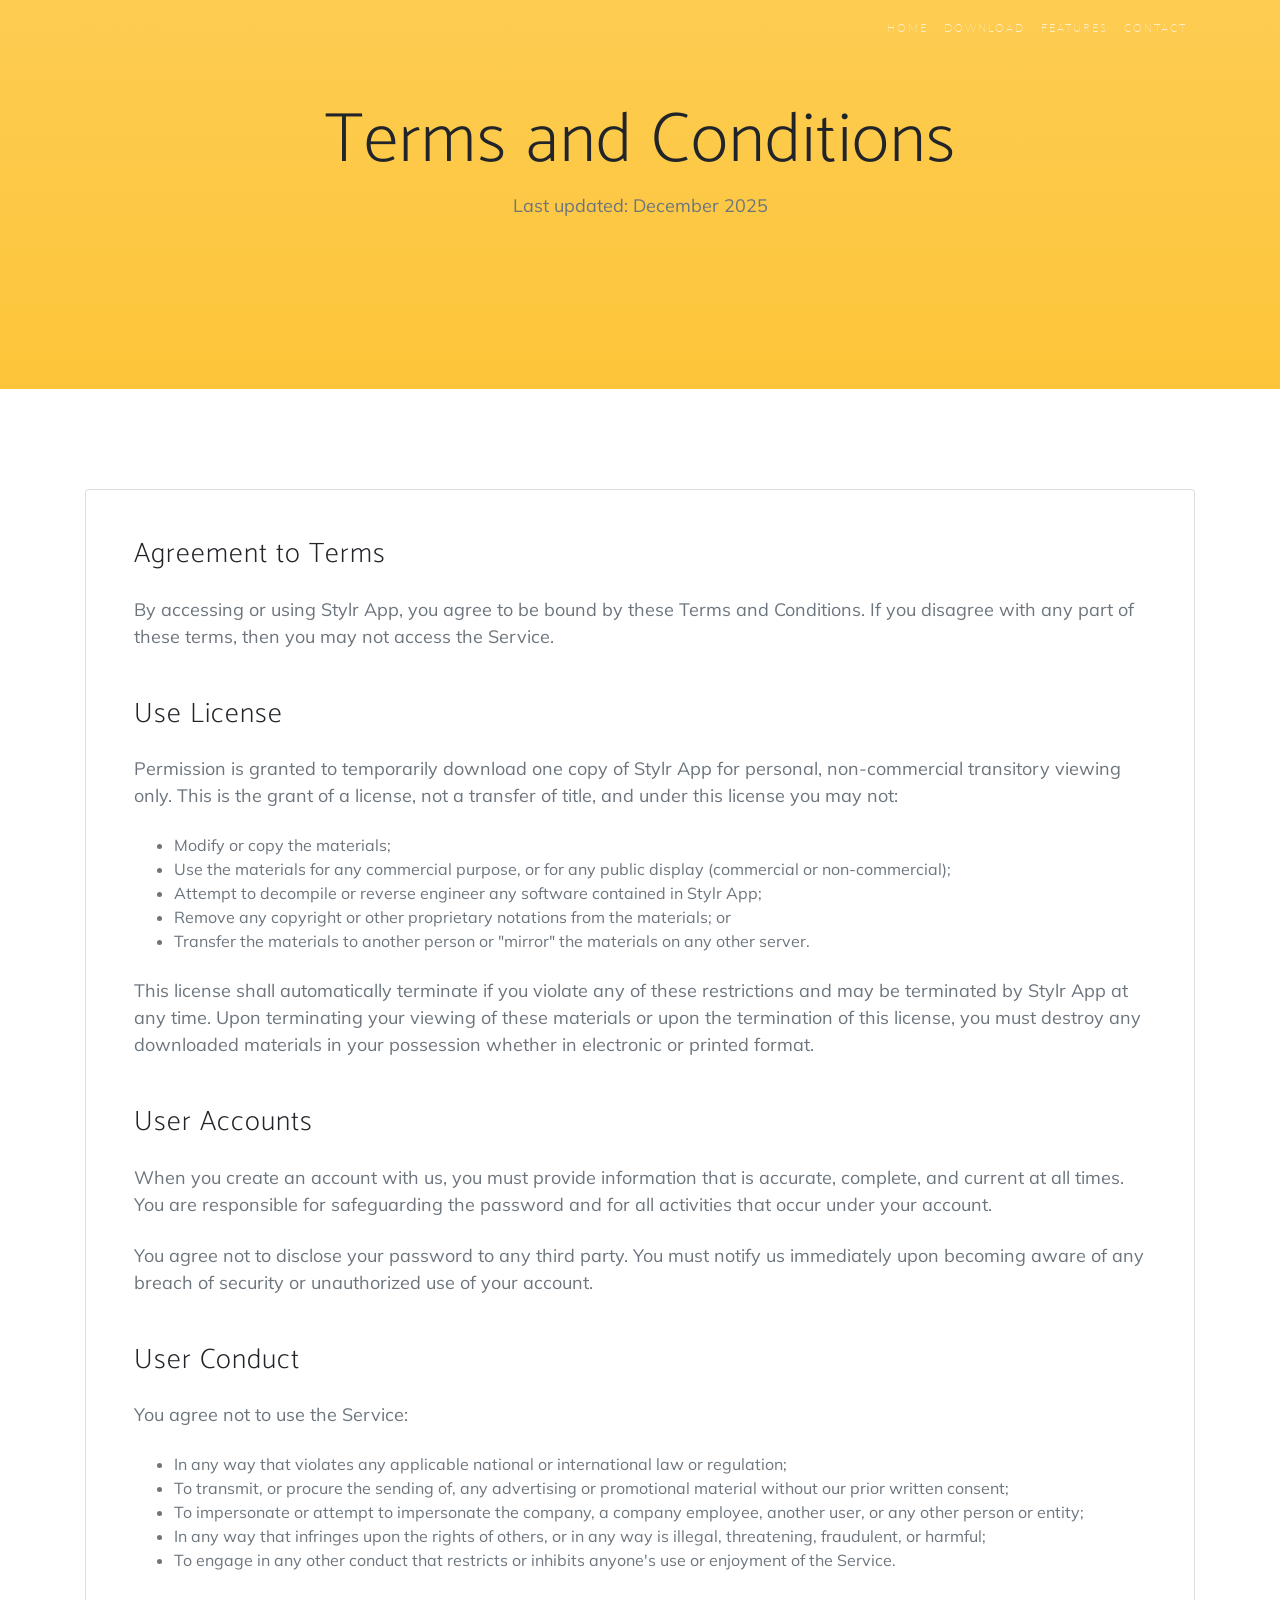
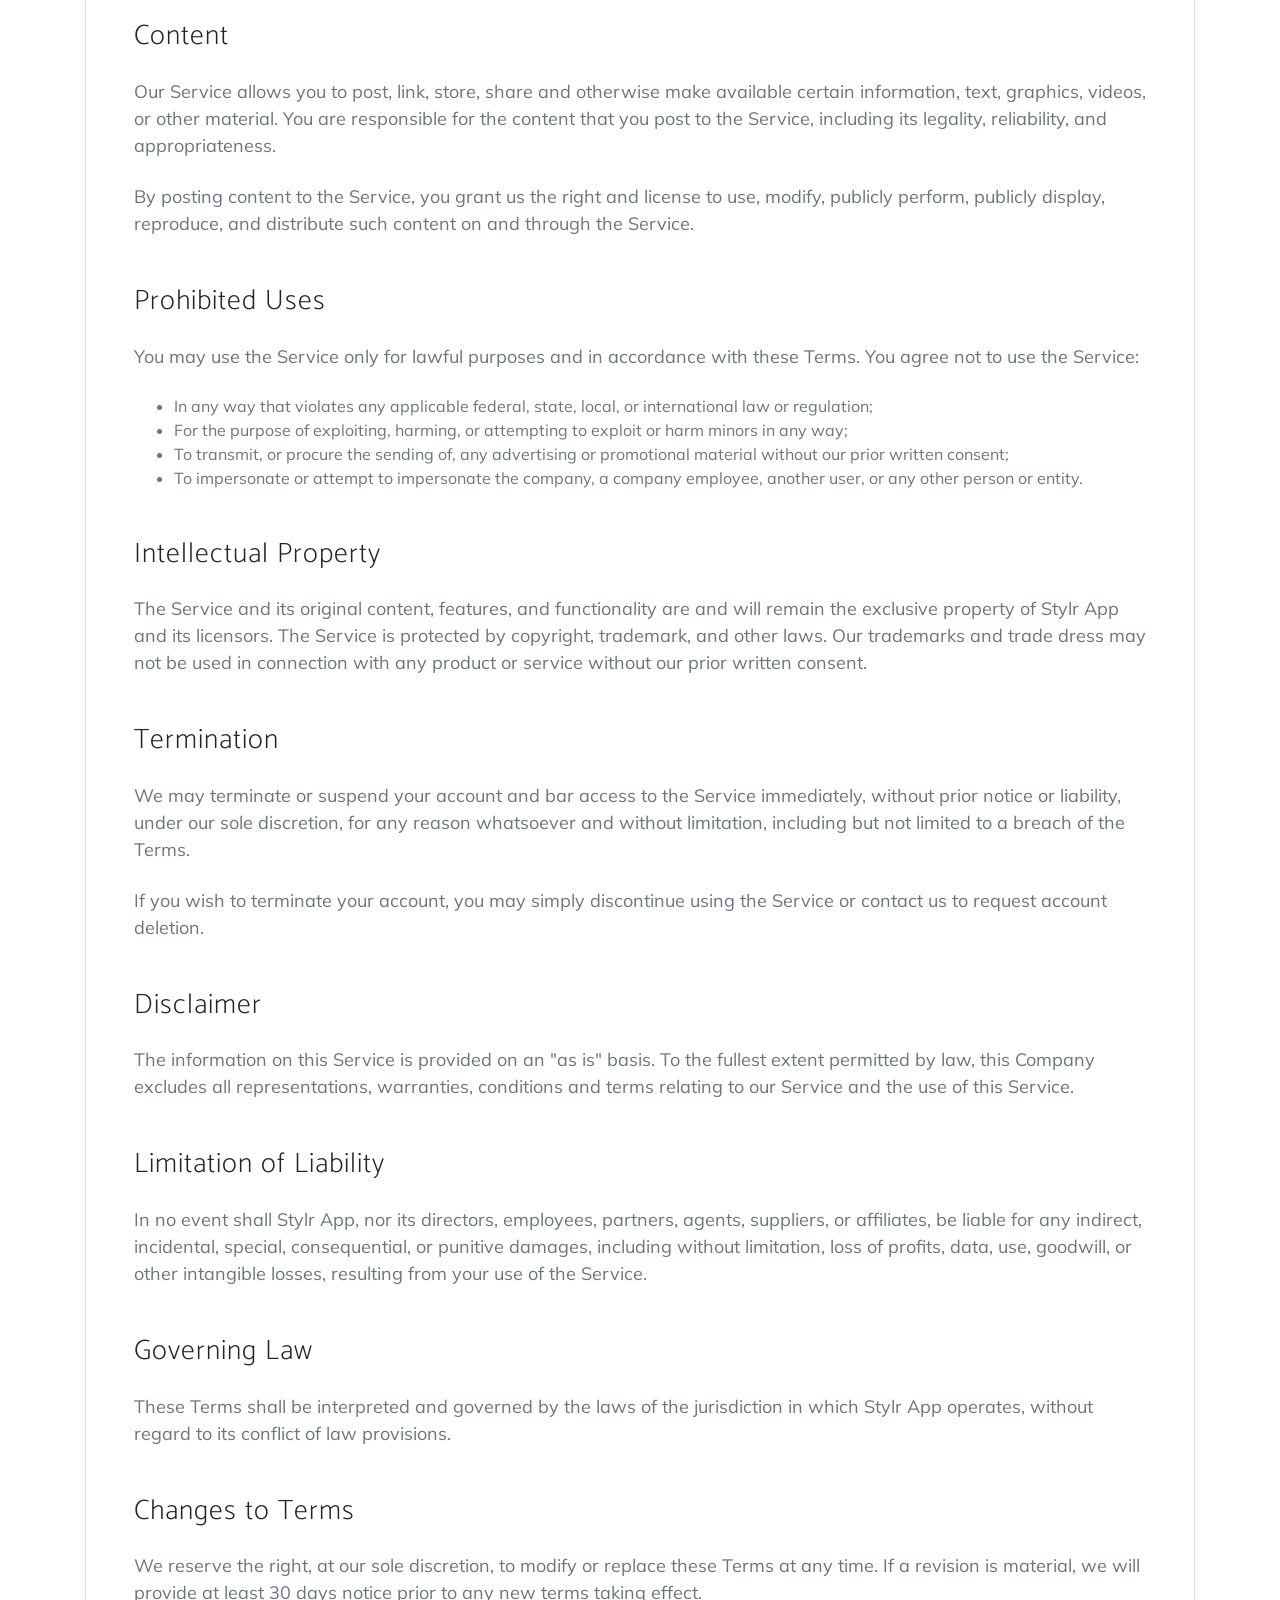
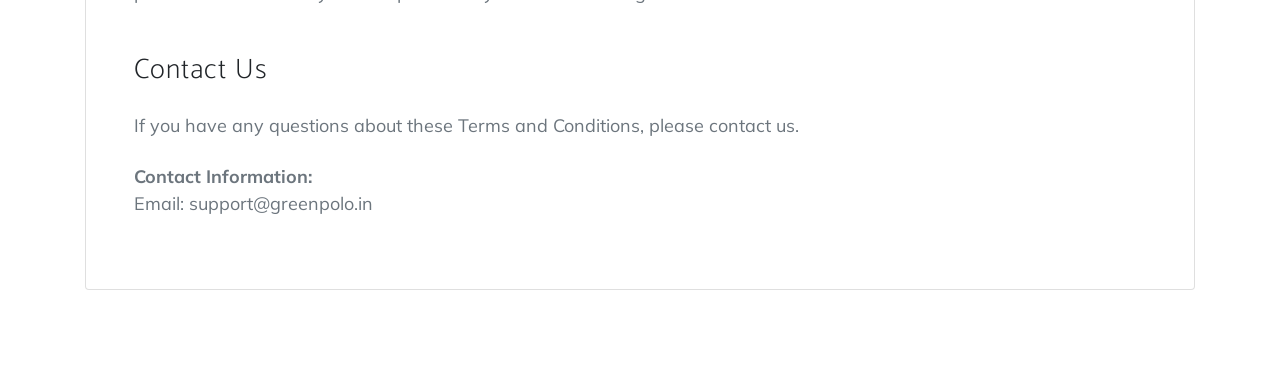
<file: terms-and-conditions.html>
<!DOCTYPE html>
<html lang="en">

<head>
    <meta charset="utf-8">
    <meta name="viewport" content="width=device-width, initial-scale=1.0, shrink-to-fit=no">
    <title>Terms and Conditions - Stylr App</title>
    <meta name="description" content="Terms and Conditions for Stylr App - Read our terms of service">
    <link rel="stylesheet" href="assets/bootstrap/css/bootstrap.min.css">
    <link rel="stylesheet" href="https://fonts.googleapis.com/css?family=Lato&amp;display=swap">
    <link rel="stylesheet" href="https://fonts.googleapis.com/css?family=Catamaran:100,200,300,400,500,600,700,800,900&amp;display=swap">
    <link rel="stylesheet" href="https://fonts.googleapis.com/css?family=Muli&amp;display=swap">
    <link rel="stylesheet" href="assets/fonts/font-awesome.min.css">
    <link rel="stylesheet" href="assets/fonts/simple-line-icons.min.css">
    <link rel="stylesheet" href="assets/css/styles.min.css">
</head>

<body id="page-top">
    <nav class="navbar navbar-light navbar-expand-lg fixed-top" id="mainNav">
        <div class="container"><a class="navbar-brand js-scroll-trigger" href="index.html">Stylr App</a><button data-toggle="collapse" data-target="#navbarResponsive" class="navbar-toggler float-right" aria-controls="navbarResponsive" aria-expanded="false" aria-label="Toggle navigation"><i class="fa fa-bars"></i></button>
            <div class="collapse navbar-collapse" id="navbarResponsive">
                <ul class="navbar-nav ml-auto">
                    <li class="nav-item"><a class="nav-link js-scroll-trigger" href="index.html">Home</a></li>
                    <li class="nav-item"><a class="nav-link js-scroll-trigger" href="index.html#download">Download</a></li>
                    <li class="nav-item"><a class="nav-link js-scroll-trigger" href="index.html#features">Features</a></li>
                    <li class="nav-item"><a class="nav-link js-scroll-trigger" href="index.html#contact">Contact</a></li>
                </ul>
            </div>
        </div>
    </nav>
    <section class="text-center bg-primary download" style="padding-top: 100px;">
        <div class="container">
            <div class="row">
                <div class="col-md-8 mx-auto">
                    <h2 class="section-heading">Terms and Conditions</h2>
                    <p class="text-muted">Last updated: December 2025</p>
                </div>
            </div>
        </div>
    </section>
    <section id="features" class="features">
        <div class="container">
            <div class="row">
                <div class="col-lg-12">
                    <div class="card">
                        <div class="card-body p-5">
                            <h3 class="mb-4">Agreement to Terms</h3>
                            <p class="text-muted mb-4">By accessing or using Stylr App, you agree to be bound by these Terms and Conditions. If you disagree with any part of these terms, then you may not access the Service.</p>

                            <h3 class="mb-4 mt-5">Use License</h3>
                            <p class="text-muted mb-4">Permission is granted to temporarily download one copy of Stylr App for personal, non-commercial transitory viewing only. This is the grant of a license, not a transfer of title, and under this license you may not:</p>
                            <ul class="text-muted mb-4">
                                <li>Modify or copy the materials;</li>
                                <li>Use the materials for any commercial purpose, or for any public display (commercial or non-commercial);</li>
                                <li>Attempt to decompile or reverse engineer any software contained in Stylr App;</li>
                                <li>Remove any copyright or other proprietary notations from the materials; or</li>
                                <li>Transfer the materials to another person or "mirror" the materials on any other server.</li>
                            </ul>
                            <p class="text-muted mb-4">This license shall automatically terminate if you violate any of these restrictions and may be terminated by Stylr App at any time. Upon terminating your viewing of these materials or upon the termination of this license, you must destroy any downloaded materials in your possession whether in electronic or printed format.</p>

                            <h3 class="mb-4 mt-5">User Accounts</h3>
                            <p class="text-muted mb-4">When you create an account with us, you must provide information that is accurate, complete, and current at all times. You are responsible for safeguarding the password and for all activities that occur under your account.</p>
                            <p class="text-muted mb-4">You agree not to disclose your password to any third party. You must notify us immediately upon becoming aware of any breach of security or unauthorized use of your account.</p>

                            <h3 class="mb-4 mt-5">User Conduct</h3>
                            <p class="text-muted mb-4">You agree not to use the Service:</p>
                            <ul class="text-muted mb-4">
                                <li>In any way that violates any applicable national or international law or regulation;</li>
                                <li>To transmit, or procure the sending of, any advertising or promotional material without our prior written consent;</li>
                                <li>To impersonate or attempt to impersonate the company, a company employee, another user, or any other person or entity;</li>
                                <li>In any way that infringes upon the rights of others, or in any way is illegal, threatening, fraudulent, or harmful;</li>
                                <li>To engage in any other conduct that restricts or inhibits anyone's use or enjoyment of the Service.</li>
                            </ul>

                            <h3 class="mb-4 mt-5">Content</h3>
                            <p class="text-muted mb-4">Our Service allows you to post, link, store, share and otherwise make available certain information, text, graphics, videos, or other material. You are responsible for the content that you post to the Service, including its legality, reliability, and appropriateness.</p>
                            <p class="text-muted mb-4">By posting content to the Service, you grant us the right and license to use, modify, publicly perform, publicly display, reproduce, and distribute such content on and through the Service.</p>

                            <h3 class="mb-4 mt-5">Prohibited Uses</h3>
                            <p class="text-muted mb-4">You may use the Service only for lawful purposes and in accordance with these Terms. You agree not to use the Service:</p>
                            <ul class="text-muted mb-4">
                                <li>In any way that violates any applicable federal, state, local, or international law or regulation;</li>
                                <li>For the purpose of exploiting, harming, or attempting to exploit or harm minors in any way;</li>
                                <li>To transmit, or procure the sending of, any advertising or promotional material without our prior written consent;</li>
                                <li>To impersonate or attempt to impersonate the company, a company employee, another user, or any other person or entity.</li>
                            </ul>

                            <h3 class="mb-4 mt-5">Intellectual Property</h3>
                            <p class="text-muted mb-4">The Service and its original content, features, and functionality are and will remain the exclusive property of Stylr App and its licensors. The Service is protected by copyright, trademark, and other laws. Our trademarks and trade dress may not be used in connection with any product or service without our prior written consent.</p>

                            <h3 class="mb-4 mt-5">Termination</h3>
                            <p class="text-muted mb-4">We may terminate or suspend your account and bar access to the Service immediately, without prior notice or liability, under our sole discretion, for any reason whatsoever and without limitation, including but not limited to a breach of the Terms.</p>
                            <p class="text-muted mb-4">If you wish to terminate your account, you may simply discontinue using the Service or contact us to request account deletion.</p>

                            <h3 class="mb-4 mt-5">Disclaimer</h3>
                            <p class="text-muted mb-4">The information on this Service is provided on an "as is" basis. To the fullest extent permitted by law, this Company excludes all representations, warranties, conditions and terms relating to our Service and the use of this Service.</p>

                            <h3 class="mb-4 mt-5">Limitation of Liability</h3>
                            <p class="text-muted mb-4">In no event shall Stylr App, nor its directors, employees, partners, agents, suppliers, or affiliates, be liable for any indirect, incidental, special, consequential, or punitive damages, including without limitation, loss of profits, data, use, goodwill, or other intangible losses, resulting from your use of the Service.</p>

                            <h3 class="mb-4 mt-5">Governing Law</h3>
                            <p class="text-muted mb-4">These Terms shall be interpreted and governed by the laws of the jurisdiction in which Stylr App operates, without regard to its conflict of law provisions.</p>

                            <h3 class="mb-4 mt-5">Changes to Terms</h3>
                            <p class="text-muted mb-4">We reserve the right, at our sole discretion, to modify or replace these Terms at any time. If a revision is material, we will provide at least 30 days notice prior to any new terms taking effect.</p>

                            <h3 class="mb-4 mt-5">Contact Us</h3>
                            <p class="text-muted mb-4">If you have any questions about these Terms and Conditions, please contact us.</p>
                            <p class="text-muted mb-4"><strong>Contact Information:</strong><br>Email: support@greenpolo.in</p>
                        </div>
                    </div>
                </div>
            </div>
        </div>
    </section>
    <script src="assets/js/jquery.min.js"></script>
    <script src="assets/bootstrap/js/bootstrap.min.js"></script>
    <script src="assets/js/script.min.js"></script>
</body>

</html>
</file>
<file: assets/css/styles.min.css>
@font-face{font-family:FontAwesome;src:url(../../assets/fonts/FontAwesome-acb05451c32ed1d18e16db6ae8eaa5cf.eot?v=4.7.0) format('embedded-opentype'),url(../../assets/fonts/FontAwesome-acb05451c32ed1d18e16db6ae8eaa5cf.eot) format('embedded-opentype'),url(../../assets/fonts/FontAwesome-b123861803368ce33b2adf8923829c08.woff2?v=4.7.0) format('woff2'),url(../../assets/fonts/FontAwesome-8d02a38a091c0352b1288f29a9c48568.woff?v=4.7.0) format('woff'),url(../../assets/fonts/FontAwesome-e0077912ec61a9bbbe9b193bb5faceda.ttf?v=4.7.0) format('truetype'),url(../../assets/fonts/FontAwesome-99f36027bc2a463bab9e1fd256e3fa00.svg?v=4.7.0) format('svg');font-weight:400;font-style:normal;font-display:auto}:root{--blue:#007bff;--indigo:#6610f2;--purple:#6f42c1;--pink:#e83e8c;--red:#dc3545;--orange:#fd7e14;--yellow:#ffc107;--green:#28a745;--teal:#20c997;--cyan:#17a2b8;--white:#fff;--gray:#6c757d;--gray-dark:#343a40;--primary:#007bff;--secondary:#6c757d;--success:#28a745;--info:#17a2b8;--warning:#ffc107;--danger:#dc3545;--light:#f8f9fa;--dark:#343a40;--breakpoint-xs:0;--breakpoint-sm:576px;--breakpoint-md:768px;--breakpoint-lg:992px;--breakpoint-xl:1200px;--font-family-sans-serif:-apple-system,BlinkMacSystemFont,"Segoe UI",Roboto,"Helvetica Neue",Arial,"Noto Sans","Liberation Sans",sans-serif,"Apple Color Emoji","Segoe UI Emoji","Segoe UI Symbol","Noto Color Emoji";--font-family-monospace:SFMono-Regular,Menlo,Monaco,Consolas,"Liberation Mono","Courier New",monospace}*,:after,:before{box-sizing:border-box}html{font-family:sans-serif;line-height:1.15;-webkit-text-size-adjust:100%;-webkit-tap-highlight-color:transparent}article,aside,figcaption,figure,footer,header,hgroup,main,nav,section{display:block}body{margin:0;font-family:-apple-system,BlinkMacSystemFont,Segoe UI,Roboto,Helvetica Neue,Arial,Noto Sans,Liberation Sans,sans-serif;font-size:1rem;font-weight:400;line-height:1.5;color:#212529;text-align:left;background-color:#fff}[tabindex="-1"]:focus:not(:focus-visible){outline:0!important}abbr[data-original-title],abbr[title]{text-decoration:underline;-webkit-text-decoration:underline dotted;text-decoration:underline dotted;cursor:help;border-bottom:0;text-decoration-skip-ink:none}address{font-style:normal;line-height:inherit}.form-group,address,dl,ol,ul{margin-bottom:1rem}.input-group-text input[type=checkbox],.input-group-text input[type=radio],.list-group-horizontal>.list-group-item.active,dl,ol,section.features .section-heading h2,ul{margin-top:0}.btn-group-toggle>.btn,.btn-group-toggle>.btn-group>.btn,.card-subtitle,.card-text:last-child,.form-check-label,footer ul,ol ol,ol ul,section.contact ul.list-social,section.download .badges .badge-link:last-child,section.features .section-heading p,ul ol,ul ul{margin-bottom:0}.alert-link,dt{font-weight:700}dd{margin-bottom:.5rem;margin-left:0}blockquote,figure{margin:0 0 1rem}b,strong{font-weight:bolder}sub,sup{position:relative;font-size:75%;line-height:0;vertical-align:baseline}sub{bottom:-.25em}sup{top:-.5em}a{text-decoration:none;background-color:transparent;color:#fdcc52;transition:.35s}.btn-link.focus,.btn-link:focus,.btn-link:hover,a:hover{text-decoration:underline}a:not([href]):not([class]),a:not([href]):not([class]):hover{color:inherit;text-decoration:none}code,kbd,pre,samp{font-family:SFMono-Regular,Menlo,Monaco,Consolas,Liberation Mono,Courier New,monospace;font-size:1em}pre{margin-top:0;margin-bottom:1rem;overflow:auto;-ms-overflow-style:scrollbar}img{border-style:none}img,svg{vertical-align:middle}.accordion>.card,.modal-open,svg{overflow:hidden}table{border-collapse:collapse}caption{padding-top:.75rem;padding-bottom:.75rem;color:#6c757d;text-align:left;caption-side:bottom}th{text-align:inherit;text-align:-webkit-match-parent}label{display:inline-block;margin-bottom:.5rem}.list-group-flush,button{border-radius:0}.custom-range:focus,button:focus:not(:focus-visible){outline:0}button,input,optgroup,select,textarea{margin:0;font-family:inherit;font-size:inherit;line-height:inherit}.navbar-expand .navbar-nav-scroll,button,input{overflow:visible}button,select{text-transform:none}.btn:not(:disabled):not(.disabled),[role=button],[type=button]:not(:disabled),[type=reset]:not(:disabled),[type=submit]:not(:disabled),button:not(:disabled){cursor:pointer}select{word-wrap:normal}[type=button],[type=reset],[type=submit],button{-webkit-appearance:button}[type=button]::-moz-focus-inner,[type=reset]::-moz-focus-inner,[type=submit]::-moz-focus-inner,button::-moz-focus-inner{padding:0;border-style:none}input[type=checkbox],input[type=radio]{box-sizing:border-box;padding:0}textarea{overflow:auto;resize:vertical}fieldset{min-width:0;padding:0;margin:0;border:0}legend{display:block;width:100%;max-width:100%;padding:0;margin-bottom:.5rem;font-size:1.5rem;line-height:inherit;color:inherit;white-space:normal}progress{vertical-align:baseline}[type=number]::-webkit-inner-spin-button,[type=number]::-webkit-outer-spin-button{height:auto}[type=search]{outline-offset:-2px;-webkit-appearance:none}[type=search]::-webkit-search-decoration{-webkit-appearance:none}::-webkit-file-upload-button{font:inherit;-webkit-appearance:button}.figure,.list-inline-item,output{display:inline-block}summary{display:list-item;cursor:pointer}.collapse:not(.show),template{display:none}.d-none,[hidden]{display:none!important}.h1,.h2,.h3,.h4,.h5,.h6,h1,h2,h3,h4,h5,h6{margin-bottom:.5rem;font-weight:500;line-height:1.2}.h1,h1{font-size:2.5rem}.h2,h2{font-size:2rem}.h3,h3{font-size:1.75rem}.h4,h4{font-size:1.5rem}.h5,h5{font-size:1.25rem}.h6,h6{font-size:1rem}.lead{font-size:1.25rem;font-weight:300}.display-1{font-size:6rem}.display-1,.display-2,.display-3,.display-4{font-weight:300;line-height:1.2}.display-2{font-size:5.5rem}.display-3{font-size:4.5rem}.display-4{font-size:3.5rem}hr{box-sizing:content-box;height:0;overflow:visible;border:0;border-top:1px solid rgba(0,0,0,.1)}.small,small{font-size:80%;font-weight:400}.mark,mark{padding:.2em;background-color:#fcf8e3}.list-inline,.list-unstyled{padding-left:0;list-style:none}.bs-popover-auto[x-placement^=left],.bs-popover-left,.list-inline-item:not(:last-child){margin-right:.5rem}.initialism{font-size:90%;text-transform:uppercase}.blockquote{margin-bottom:1rem;font-size:1.25rem}.blockquote-footer{display:block;font-size:80%;color:#6c757d}.blockquote-footer:before{content:"\2014\00A0"}.img-fluid,.img-thumbnail{max-width:100%;height:auto}.img-thumbnail{padding:.25rem;background-color:#fff;border:1px solid #dee2e6;border-radius:.25rem}.figure-img{margin-bottom:.5rem;line-height:1}.figure-caption{font-size:90%;color:#6c757d}code{font-size:87.5%;color:#e83e8c;word-wrap:break-word}.alert-heading,a>code{color:inherit}kbd{padding:.2rem .4rem;font-size:87.5%;color:#fff;background-color:#212529;border-radius:.2rem}kbd kbd{padding:0;font-size:100%;font-weight:700}pre{display:block;font-size:87.5%;color:#212529}pre code{font-size:inherit;color:inherit;word-break:normal}.pre-scrollable{max-height:340px;overflow-y:scroll}.container,.container-fluid,.container-lg,.container-md,.container-sm,.container-xl{width:100%;padding-right:15px;padding-left:15px;margin-right:auto;margin-left:auto}@media (min-width:576px){.container,.container-sm{max-width:540px}.col-sm{-ms-flex-preferred-size:0;flex-basis:0;-ms-flex-positive:1;flex-grow:1;max-width:100%}}@media (min-width:768px){.container,.container-md,.container-sm{max-width:720px}.col-md{-ms-flex-preferred-size:0;flex-basis:0;-ms-flex-positive:1;flex-grow:1;max-width:100%}}@media (min-width:992px){.container,.container-lg,.container-md,.container-sm{max-width:960px}.col-lg{-ms-flex-preferred-size:0;flex-basis:0;-ms-flex-positive:1;flex-grow:1;max-width:100%}}.row{display:-ms-flexbox;display:flex;-ms-flex-wrap:wrap;flex-wrap:wrap;margin-right:-15px;margin-left:-15px}.card>hr,.no-gutters{margin-right:0;margin-left:0}.form-control-plaintext.form-control-lg,.form-control-plaintext.form-control-sm,.navbar-nav .nav-link,.no-gutter>[class*=col-],.no-gutters>.col,.no-gutters>[class*=col-]{padding-right:0;padding-left:0}.col,.col-1,.col-10,.col-11,.col-12,.col-2,.col-3,.col-4,.col-5,.col-6,.col-7,.col-8,.col-9,.col-auto,.col-lg,.col-lg-1,.col-lg-10,.col-lg-11,.col-lg-12,.col-lg-2,.col-lg-3,.col-lg-4,.col-lg-5,.col-lg-6,.col-lg-7,.col-lg-8,.col-lg-9,.col-lg-auto,.col-md,.col-md-1,.col-md-10,.col-md-11,.col-md-12,.col-md-2,.col-md-3,.col-md-4,.col-md-5,.col-md-6,.col-md-7,.col-md-8,.col-md-9,.col-md-auto,.col-sm,.col-sm-1,.col-sm-10,.col-sm-11,.col-sm-12,.col-sm-2,.col-sm-3,.col-sm-4,.col-sm-5,.col-sm-6,.col-sm-7,.col-sm-8,.col-sm-9,.col-sm-auto,.col-xl,.col-xl-1,.col-xl-10,.col-xl-11,.col-xl-12,.col-xl-2,.col-xl-3,.col-xl-4,.col-xl-5,.col-xl-6,.col-xl-7,.col-xl-8,.col-xl-9,.col-xl-auto{position:relative;width:100%;padding-right:15px;padding-left:15px}.col{-ms-flex-preferred-size:0;flex-basis:0;-ms-flex-positive:1;flex-grow:1;max-width:100%}.col-12,.row-cols-1>*{-ms-flex:0 0 100%;flex:0 0 100%;max-width:100%}.col-6,.row-cols-2>*{-ms-flex:0 0 50%;flex:0 0 50%;max-width:50%}.col-4,.row-cols-3>*{-ms-flex:0 0 33.33333%;flex:0 0 33.33333%;max-width:33.33333%}.col-3,.row-cols-4>*{-ms-flex:0 0 25%;flex:0 0 25%;max-width:25%}.row-cols-5>*{-ms-flex:0 0 20%;flex:0 0 20%;max-width:20%}.col-2,.row-cols-6>*{-ms-flex:0 0 16.66667%;flex:0 0 16.66667%;max-width:16.66667%}.col-auto{-ms-flex:0 0 auto;flex:0 0 auto;width:auto;max-width:100%}.col-1{-ms-flex:0 0 8.33333%;flex:0 0 8.33333%;max-width:8.33333%}.col-5{-ms-flex:0 0 41.66667%;flex:0 0 41.66667%;max-width:41.66667%}.col-7{-ms-flex:0 0 58.33333%;flex:0 0 58.33333%;max-width:58.33333%}.col-8{-ms-flex:0 0 66.66667%;flex:0 0 66.66667%;max-width:66.66667%}.col-9{-ms-flex:0 0 75%;flex:0 0 75%;max-width:75%}.col-10{-ms-flex:0 0 83.33333%;flex:0 0 83.33333%;max-width:83.33333%}.col-11{-ms-flex:0 0 91.66667%;flex:0 0 91.66667%;max-width:91.66667%}.order-first{-ms-flex-order:-1;order:-1}.order-last{-ms-flex-order:13;order:13}.order-0{-ms-flex-order:0;order:0}.order-1{-ms-flex-order:1;order:1}.order-2{-ms-flex-order:2;order:2}.order-3{-ms-flex-order:3;order:3}.order-4{-ms-flex-order:4;order:4}.order-5{-ms-flex-order:5;order:5}.order-6{-ms-flex-order:6;order:6}.order-7{-ms-flex-order:7;order:7}.order-8{-ms-flex-order:8;order:8}.order-9{-ms-flex-order:9;order:9}.order-10{-ms-flex-order:10;order:10}.order-11{-ms-flex-order:11;order:11}.order-12{-ms-flex-order:12;order:12}.offset-1{margin-left:8.33333%}.offset-2{margin-left:16.66667%}.offset-3{margin-left:25%}.offset-4{margin-left:33.33333%}.offset-5{margin-left:41.66667%}.offset-6{margin-left:50%}.offset-7{margin-left:58.33333%}.offset-8{margin-left:66.66667%}.offset-9{margin-left:75%}.offset-10{margin-left:83.33333%}.offset-11{margin-left:91.66667%}.table{width:100%;margin-bottom:1rem;color:#212529}.table td,.table th{padding:.75rem;vertical-align:top;border-top:1px solid #dee2e6}.table thead th{vertical-align:bottom;border-bottom:2px solid #dee2e6}.table tbody+tbody{border-top:2px solid #dee2e6}.table-sm td,.table-sm th{padding:.3rem}.table-bordered,.table-bordered td,.table-bordered th{border:1px solid #dee2e6}.table-bordered thead td,.table-bordered thead th{border-bottom-width:2px}.table-borderless tbody+tbody,.table-borderless td,.table-borderless th,.table-borderless thead th,.table-dark.table-bordered,.table-responsive>.table-bordered{border:0}.table-striped tbody tr:nth-of-type(odd){background-color:rgba(0,0,0,.05)}.table-hover tbody tr:hover{color:#212529;background-color:rgba(0,0,0,.075)}.table-primary,.table-primary>td,.table-primary>th{background-color:#b8daff}.table-primary tbody+tbody,.table-primary td,.table-primary th,.table-primary thead th{border-color:#7abaff}.table-hover .table-primary:hover,.table-hover .table-primary:hover>td,.table-hover .table-primary:hover>th{background-color:#9fcdff}.table-secondary,.table-secondary>td,.table-secondary>th{background-color:#d6d8db}.table-secondary tbody+tbody,.table-secondary td,.table-secondary th,.table-secondary thead th{border-color:#b3b7bb}.table-hover .table-secondary:hover,.table-hover .table-secondary:hover>td,.table-hover .table-secondary:hover>th{background-color:#c8cbcf}.table-success,.table-success>td,.table-success>th{background-color:#c3e6cb}.table-success tbody+tbody,.table-success td,.table-success th,.table-success thead th{border-color:#8fd19e}.table-hover .table-success:hover,.table-hover .table-success:hover>td,.table-hover .table-success:hover>th{background-color:#b1dfbb}.table-info,.table-info>td,.table-info>th{background-color:#bee5eb}.table-info tbody+tbody,.table-info td,.table-info th,.table-info thead th{border-color:#86cfda}.table-hover .table-info:hover,.table-hover .table-info:hover>td,.table-hover .table-info:hover>th{background-color:#abdde5}.table-warning,.table-warning>td,.table-warning>th{background-color:#ffeeba}.table-warning tbody+tbody,.table-warning td,.table-warning th,.table-warning thead th{border-color:#ffdf7e}.table-hover .table-warning:hover,.table-hover .table-warning:hover>td,.table-hover .table-warning:hover>th{background-color:#ffe8a1}.table-danger,.table-danger>td,.table-danger>th{background-color:#f5c6cb}.table-danger tbody+tbody,.table-danger td,.table-danger th,.table-danger thead th{border-color:#ed969e}.table-hover .table-danger:hover,.table-hover .table-danger:hover>td,.table-hover .table-danger:hover>th{background-color:#f1b0b7}.table-light,.table-light>td,.table-light>th{background-color:#fdfdfe}.table-light tbody+tbody,.table-light td,.table-light th,.table-light thead th{border-color:#fbfcfc}.table-hover .table-light:hover,.table-hover .table-light:hover>td,.table-hover .table-light:hover>th{background-color:#ececf6}.table-dark,.table-dark>td,.table-dark>th{background-color:#c6c8ca}.table-dark tbody+tbody,.table-dark td,.table-dark th,.table-dark thead th{border-color:#95999c}.table-hover .table-dark:hover,.table-hover .table-dark:hover>td,.table-hover .table-dark:hover>th{background-color:#b9bbbe}.table-active,.table-active>td,.table-active>th,.table-hover .table-active:hover,.table-hover .table-active:hover>td,.table-hover .table-active:hover>th{background-color:rgba(0,0,0,.075)}.table .thead-dark th{color:#fff;background-color:#343a40;border-color:#454d55}.table .thead-light th{color:#495057;background-color:#e9ecef;border-color:#dee2e6}.badge-dark,.table-dark{color:#fff;background-color:#343a40}.table-dark td,.table-dark th,.table-dark thead th{border-color:#454d55}.table-dark.table-striped tbody tr:nth-of-type(odd){background-color:hsla(0,0%,100%,.05)}.table-dark.table-hover tbody tr:hover{color:#fff;background-color:hsla(0,0%,100%,.075)}.table-responsive{display:block;width:100%;overflow-x:auto;-webkit-overflow-scrolling:touch}.form-control{display:block;width:100%;height:calc(1.5em + .75rem + 2px);padding:.375rem .75rem;font-size:1rem;font-weight:400;line-height:1.5;color:#495057;background-color:#fff;background-clip:padding-box;border:1px solid #ced4da;border-radius:.25rem;transition:border-color .15s ease-in-out,box-shadow .15s ease-in-out}.form-control::-ms-expand{background-color:transparent;border:0}.form-control:focus{color:#495057;background-color:#fff;border-color:#80bdff;outline:0;box-shadow:0 0 0 .2rem rgba(0,123,255,.25)}.form-control::-webkit-input-placeholder{color:#6c757d;opacity:1}.form-control::-moz-placeholder{color:#6c757d;opacity:1}.form-control:-ms-input-placeholder,.form-control::-ms-input-placeholder{color:#6c757d;opacity:1}.form-control::placeholder{color:#6c757d;opacity:1}.form-control:disabled,.form-control[readonly]{background-color:#e9ecef;opacity:1}input[type=date].form-control,input[type=datetime-local].form-control,input[type=month].form-control,input[type=time].form-control{-webkit-appearance:none;-moz-appearance:none;appearance:none}select.form-control:-moz-focusring{color:transparent;text-shadow:0 0 0 #495057}select.form-control:focus::-ms-value{color:#495057;background-color:#fff}.btn-block,.form-control-file,.form-control-range{display:block;width:100%}.col-form-label{padding-top:calc(.375rem + 1px);padding-bottom:calc(.375rem + 1px);margin-bottom:0;font-size:inherit;line-height:1.5}.col-form-label-lg{padding-top:calc(.5rem + 1px);padding-bottom:calc(.5rem + 1px);font-size:1.25rem;line-height:1.5}.col-form-label-sm{padding-top:calc(.25rem + 1px);padding-bottom:calc(.25rem + 1px);font-size:.875rem;line-height:1.5}.form-control-plaintext{display:block;width:100%;padding:.375rem 0;margin-bottom:0;font-size:1rem;line-height:1.5;color:#212529;background-color:transparent;border:solid transparent;border-width:1px 0}.form-control-sm{height:calc(1.5em + .5rem + 2px);padding:.25rem .5rem;font-size:.875rem;line-height:1.5;border-radius:.2rem}.form-control-lg{height:calc(1.5em + 1rem + 2px);padding:.5rem 1rem;font-size:1.25rem;line-height:1.5;border-radius:.3rem}select.form-control[multiple],select.form-control[size],textarea.form-control{height:auto}.form-text{display:block;margin-top:.25rem}.form-row{display:-ms-flexbox;display:flex;-ms-flex-wrap:wrap;flex-wrap:wrap;margin-right:-5px;margin-left:-5px}.form-row>.col,.form-row>[class*=col-]{padding-right:5px;padding-left:5px}.form-check{position:relative;display:block;padding-left:1.25rem}.form-check-input{position:absolute;margin-top:.3rem;margin-left:-1.25rem}.breadcrumb-item.active,.custom-control-input:disabled~.custom-control-label,.custom-control-input[disabled]~.custom-control-label,.form-check-input:disabled~.form-check-label,.form-check-input[disabled]~.form-check-label{color:#6c757d}.form-check-inline{display:-ms-inline-flexbox;display:inline-flex;-ms-flex-align:center;align-items:center;padding-left:0;margin-right:.75rem}.form-check-inline .form-check-input{position:static;margin-top:0;margin-right:.3125rem;margin-left:0}.valid-feedback{display:none;width:100%;margin-top:.25rem;font-size:80%;color:#28a745}.valid-tooltip{position:absolute;top:100%;left:0;z-index:5;display:none;max-width:100%;padding:.25rem .5rem;margin-top:.1rem;font-size:.875rem;line-height:1.5;color:#fff;background-color:rgba(40,167,69,.9);border-radius:.25rem}.form-row>.col>.invalid-tooltip,.form-row>.col>.valid-tooltip,.form-row>[class*=col-]>.invalid-tooltip,.form-row>[class*=col-]>.valid-tooltip{left:5px}.is-valid~.valid-feedback,.is-valid~.valid-tooltip,.was-validated :valid~.valid-feedback,.was-validated :valid~.valid-tooltip{display:block}.form-control.is-valid,.was-validated .form-control:valid{border-color:#28a745;padding-right:calc(1.5em + .75rem)!important;background-image:url("data:image/svg+xml;charset=utf-8,%3Csvg xmlns='http://www.w3.org/2000/svg' width='8' height='8' viewBox='0 0 8 8'%3E%3Cpath fill='%2328a745' d='M2.3 6.73L.6 4.53c-.4-1.04.46-1.4 1.1-.8l1.1 1.4 3.4-3.8c.6-.63 1.6-.27 1.2.7l-4 4.6c-.43.5-.8.4-1.1.1z'/%3E%3C/svg%3E");background-repeat:no-repeat;background-position:right calc(.375em + .1875rem) center;background-size:calc(.75em + .375rem) calc(.75em + .375rem)}.form-control.is-valid:focus,.was-validated .form-control:valid:focus{border-color:#28a745;box-shadow:0 0 0 .2rem rgba(40,167,69,.25)}.was-validated select.form-control:valid,select.form-control.is-valid{padding-right:3rem!important;background-position:right 1.5rem center}.was-validated textarea.form-control:valid,textarea.form-control.is-valid{padding-right:calc(1.5em + .75rem);background-position:top calc(.375em + .1875rem) right calc(.375em + .1875rem)}.custom-select.is-valid,.was-validated .custom-select:valid{border-color:#28a745;padding-right:calc(.75em + 2.3125rem)!important;background:url("data:image/svg+xml;charset=utf-8,%3Csvg xmlns='http://www.w3.org/2000/svg' width='4' height='5' viewBox='0 0 4 5'%3E%3Cpath fill='%23343a40' d='M2 0L0 2h4zm0 5L0 3h4z'/%3E%3C/svg%3E") right .75rem center/8px 10px no-repeat,url("data:image/svg+xml;charset=utf-8,%3Csvg xmlns='http://www.w3.org/2000/svg' width='8' height='8' viewBox='0 0 8 8'%3E%3Cpath fill='%2328a745' d='M2.3 6.73L.6 4.53c-.4-1.04.46-1.4 1.1-.8l1.1 1.4 3.4-3.8c.6-.63 1.6-.27 1.2.7l-4 4.6c-.43.5-.8.4-1.1.1z'/%3E%3C/svg%3E") center right 1.75rem/calc(.75em + .375rem) calc(.75em + .375rem) no-repeat #fff}.custom-select.is-valid:focus,.was-validated .custom-select:valid:focus{border-color:#28a745;box-shadow:0 0 0 .2rem rgba(40,167,69,.25)}.form-check-input.is-valid~.form-check-label,.was-validated .form-check-input:valid~.form-check-label{color:#28a745}.form-check-input.is-valid~.valid-feedback,.form-check-input.is-valid~.valid-tooltip,.was-validated .form-check-input:valid~.valid-feedback,.was-validated .form-check-input:valid~.valid-tooltip{display:block}.custom-control-input.is-valid~.custom-control-label,.was-validated .custom-control-input:valid~.custom-control-label{color:#28a745}.custom-control-input.is-valid~.custom-control-label:before,.was-validated .custom-control-input:valid~.custom-control-label:before{border-color:#28a745}.custom-control-input.is-valid:checked~.custom-control-label:before,.was-validated .custom-control-input:valid:checked~.custom-control-label:before{border-color:#34ce57;background-color:#34ce57}.custom-control-input.is-valid:focus~.custom-control-label:before,.was-validated .custom-control-input:valid:focus~.custom-control-label:before{box-shadow:0 0 0 .2rem rgba(40,167,69,.25)}.custom-control-input.is-valid:focus:not(:checked)~.custom-control-label:before,.custom-file-input.is-valid~.custom-file-label,.was-validated .custom-control-input:valid:focus:not(:checked)~.custom-control-label:before,.was-validated .custom-file-input:valid~.custom-file-label{border-color:#28a745}.custom-file-input.is-valid:focus~.custom-file-label,.was-validated .custom-file-input:valid:focus~.custom-file-label{border-color:#28a745;box-shadow:0 0 0 .2rem rgba(40,167,69,.25)}.invalid-feedback{display:none;width:100%;margin-top:.25rem;font-size:80%;color:#dc3545}.invalid-tooltip{position:absolute;top:100%;left:0;z-index:5;display:none;max-width:100%;padding:.25rem .5rem;margin-top:.1rem;font-size:.875rem;line-height:1.5;color:#fff;background-color:rgba(220,53,69,.9);border-radius:.25rem}.is-invalid~.invalid-feedback,.is-invalid~.invalid-tooltip,.was-validated :invalid~.invalid-feedback,.was-validated :invalid~.invalid-tooltip{display:block}.form-control.is-invalid,.was-validated .form-control:invalid{border-color:#dc3545;padding-right:calc(1.5em + .75rem)!important;background-image:url("data:image/svg+xml;charset=utf-8,%3Csvg xmlns='http://www.w3.org/2000/svg' width='12' height='12' fill='none' stroke='%23dc3545' viewBox='0 0 12 12'%3E%3Ccircle cx='6' cy='6' r='4.5'/%3E%3Cpath stroke-linejoin='round' d='M5.8 3.6h.4L6 6.5z'/%3E%3Ccircle cx='6' cy='8.2' r='.6' fill='%23dc3545' stroke='none'/%3E%3C/svg%3E");background-repeat:no-repeat;background-position:right calc(.375em + .1875rem) center;background-size:calc(.75em + .375rem) calc(.75em + .375rem)}.form-control.is-invalid:focus,.was-validated .form-control:invalid:focus{border-color:#dc3545;box-shadow:0 0 0 .2rem rgba(220,53,69,.25)}.was-validated select.form-control:invalid,select.form-control.is-invalid{padding-right:3rem!important;background-position:right 1.5rem center}.was-validated textarea.form-control:invalid,textarea.form-control.is-invalid{padding-right:calc(1.5em + .75rem);background-position:top calc(.375em + .1875rem) right calc(.375em + .1875rem)}.custom-select.is-invalid,.was-validated .custom-select:invalid{border-color:#dc3545;padding-right:calc(.75em + 2.3125rem)!important;background:url("data:image/svg+xml;charset=utf-8,%3Csvg xmlns='http://www.w3.org/2000/svg' width='4' height='5' viewBox='0 0 4 5'%3E%3Cpath fill='%23343a40' d='M2 0L0 2h4zm0 5L0 3h4z'/%3E%3C/svg%3E") right .75rem center/8px 10px no-repeat,url("data:image/svg+xml;charset=utf-8,%3Csvg xmlns='http://www.w3.org/2000/svg' width='12' height='12' fill='none' stroke='%23dc3545' viewBox='0 0 12 12'%3E%3Ccircle cx='6' cy='6' r='4.5'/%3E%3Cpath stroke-linejoin='round' d='M5.8 3.6h.4L6 6.5z'/%3E%3Ccircle cx='6' cy='8.2' r='.6' fill='%23dc3545' stroke='none'/%3E%3C/svg%3E") center right 1.75rem/calc(.75em + .375rem) calc(.75em + .375rem) no-repeat #fff}.custom-select.is-invalid:focus,.was-validated .custom-select:invalid:focus{border-color:#dc3545;box-shadow:0 0 0 .2rem rgba(220,53,69,.25)}.form-check-input.is-invalid~.form-check-label,.was-validated .form-check-input:invalid~.form-check-label{color:#dc3545}.form-check-input.is-invalid~.invalid-feedback,.form-check-input.is-invalid~.invalid-tooltip,.was-validated .form-check-input:invalid~.invalid-feedback,.was-validated .form-check-input:invalid~.invalid-tooltip{display:block}.custom-control-input.is-invalid~.custom-control-label,.was-validated .custom-control-input:invalid~.custom-control-label{color:#dc3545}.custom-control-input.is-invalid~.custom-control-label:before,.was-validated .custom-control-input:invalid~.custom-control-label:before{border-color:#dc3545}.custom-control-input.is-invalid:checked~.custom-control-label:before,.was-validated .custom-control-input:invalid:checked~.custom-control-label:before{border-color:#e4606d;background-color:#e4606d}.custom-control-input.is-invalid:focus~.custom-control-label:before,.was-validated .custom-control-input:invalid:focus~.custom-control-label:before{box-shadow:0 0 0 .2rem rgba(220,53,69,.25)}.custom-control-input.is-invalid:focus:not(:checked)~.custom-control-label:before,.custom-file-input.is-invalid~.custom-file-label,.was-validated .custom-control-input:invalid:focus:not(:checked)~.custom-control-label:before,.was-validated .custom-file-input:invalid~.custom-file-label{border-color:#dc3545}.custom-file-input.is-invalid:focus~.custom-file-label,.was-validated .custom-file-input:invalid:focus~.custom-file-label{border-color:#dc3545;box-shadow:0 0 0 .2rem rgba(220,53,69,.25)}.form-inline{display:-ms-flexbox;display:flex;-ms-flex-flow:row wrap;flex-flow:row wrap;-ms-flex-align:center;align-items:center}.btn-group-vertical>.btn,.btn-group-vertical>.btn-group,.form-inline .form-check,input[type=button].btn-block,input[type=reset].btn-block,input[type=submit].btn-block{width:100%}.btn{display:inline-block;font-weight:400;text-align:center;vertical-align:middle;-webkit-user-select:none;-moz-user-select:none;-ms-user-select:none;user-select:none;background-color:transparent;padding:.375rem .75rem;font-size:1rem;line-height:1.5;transition:color .15s ease-in-out,background-color .15s ease-in-out,border-color .15s ease-in-out,box-shadow .15s ease-in-out}.breadcrumb-item+.breadcrumb-item:hover:before,.btn:hover,.card-link:hover,.nav-link:focus,.nav-link:hover,.navbar-brand:focus,.navbar-brand:hover,.navbar-toggler:focus,.navbar-toggler:hover,a.badge:focus,a.badge:hover,footer ul li a.active,footer ul li a:active,footer ul li a:focus,footer ul li a:hover{text-decoration:none}.btn.focus,.btn:focus{outline:0;box-shadow:0 0 0 .2rem rgba(0,123,255,.25)}.btn.disabled,.btn:disabled{opacity:.65}a.btn.disabled,a.close.disabled,fieldset:disabled a.btn{pointer-events:none}.btn-outline-primary:hover,.btn-outline-primary:not(:disabled):not(.disabled).active,.btn-outline-primary:not(:disabled):not(.disabled):active,.btn-primary,.btn-primary.disabled,.btn-primary:disabled,.show>.btn-outline-primary.dropdown-toggle{color:#fff;background-color:#007bff;border-color:#007bff}.btn-primary.focus,.btn-primary:focus,.btn-primary:hover{color:#fff;background-color:#0069d9;border-color:#0062cc}.btn-primary.focus,.btn-primary:focus,.btn-primary:not(:disabled):not(.disabled).active:focus,.btn-primary:not(:disabled):not(.disabled):active:focus,.show>.btn-primary.dropdown-toggle:focus{box-shadow:0 0 0 .2rem rgba(38,143,255,.5)}.btn-primary:not(:disabled):not(.disabled).active,.btn-primary:not(:disabled):not(.disabled):active,.show>.btn-primary.dropdown-toggle{color:#fff;background-color:#0062cc;border-color:#005cbf}.btn-outline-secondary:hover,.btn-outline-secondary:not(:disabled):not(.disabled).active,.btn-outline-secondary:not(:disabled):not(.disabled):active,.btn-secondary,.btn-secondary.disabled,.btn-secondary:disabled,.show>.btn-outline-secondary.dropdown-toggle{color:#fff;background-color:#6c757d;border-color:#6c757d}.btn-secondary.focus,.btn-secondary:focus,.btn-secondary:hover{color:#fff;background-color:#5a6268;border-color:#545b62}.btn-secondary.focus,.btn-secondary:focus,.btn-secondary:not(:disabled):not(.disabled).active:focus,.btn-secondary:not(:disabled):not(.disabled):active:focus,.show>.btn-secondary.dropdown-toggle:focus{box-shadow:0 0 0 .2rem hsla(208,6%,54%,.5)}.btn-secondary:not(:disabled):not(.disabled).active,.btn-secondary:not(:disabled):not(.disabled):active,.show>.btn-secondary.dropdown-toggle{color:#fff;background-color:#545b62;border-color:#4e555b}.btn-outline-success:hover,.btn-outline-success:not(:disabled):not(.disabled).active,.btn-outline-success:not(:disabled):not(.disabled):active,.btn-success,.btn-success.disabled,.btn-success:disabled,.show>.btn-outline-success.dropdown-toggle{color:#fff;background-color:#28a745;border-color:#28a745}.btn-success.focus,.btn-success:focus,.btn-success:hover{color:#fff;background-color:#218838;border-color:#1e7e34}.btn-success.focus,.btn-success:focus,.btn-success:not(:disabled):not(.disabled).active:focus,.btn-success:not(:disabled):not(.disabled):active:focus,.show>.btn-success.dropdown-toggle:focus{box-shadow:0 0 0 .2rem rgba(72,180,97,.5)}.btn-success:not(:disabled):not(.disabled).active,.btn-success:not(:disabled):not(.disabled):active,.show>.btn-success.dropdown-toggle{color:#fff;background-color:#1e7e34;border-color:#1c7430}.btn-info,.btn-info.disabled,.btn-info:disabled,.btn-outline-info:hover,.btn-outline-info:not(:disabled):not(.disabled).active,.btn-outline-info:not(:disabled):not(.disabled):active,.show>.btn-outline-info.dropdown-toggle{color:#fff;background-color:#17a2b8;border-color:#17a2b8}.btn-info.focus,.btn-info:focus,.btn-info:hover{color:#fff;background-color:#138496;border-color:#117a8b}.btn-info.focus,.btn-info:focus,.btn-info:not(:disabled):not(.disabled).active:focus,.btn-info:not(:disabled):not(.disabled):active:focus,.show>.btn-info.dropdown-toggle:focus{box-shadow:0 0 0 .2rem rgba(58,176,195,.5)}.btn-info:not(:disabled):not(.disabled).active,.btn-info:not(:disabled):not(.disabled):active,.show>.btn-info.dropdown-toggle{color:#fff;background-color:#117a8b;border-color:#10707f}.btn-outline-warning:hover,.btn-outline-warning:not(:disabled):not(.disabled).active,.btn-outline-warning:not(:disabled):not(.disabled):active,.btn-warning,.btn-warning.disabled,.btn-warning:disabled,.show>.btn-outline-warning.dropdown-toggle{color:#212529;background-color:#ffc107;border-color:#ffc107}.btn-warning.focus,.btn-warning:focus,.btn-warning:hover{color:#212529;background-color:#e0a800;border-color:#d39e00}.btn-warning.focus,.btn-warning:focus,.btn-warning:not(:disabled):not(.disabled).active:focus,.btn-warning:not(:disabled):not(.disabled):active:focus,.show>.btn-warning.dropdown-toggle:focus{box-shadow:0 0 0 .2rem rgba(222,170,12,.5)}.btn-warning:not(:disabled):not(.disabled).active,.btn-warning:not(:disabled):not(.disabled):active,.show>.btn-warning.dropdown-toggle{color:#212529;background-color:#d39e00;border-color:#c69500}.btn-danger,.btn-danger.disabled,.btn-danger:disabled,.btn-outline-danger:hover,.btn-outline-danger:not(:disabled):not(.disabled).active,.btn-outline-danger:not(:disabled):not(.disabled):active,.show>.btn-outline-danger.dropdown-toggle{color:#fff;background-color:#dc3545;border-color:#dc3545}.btn-danger.focus,.btn-danger:focus,.btn-danger:hover{color:#fff;background-color:#c82333;border-color:#bd2130}.btn-danger.focus,.btn-danger:focus,.btn-danger:not(:disabled):not(.disabled).active:focus,.btn-danger:not(:disabled):not(.disabled):active:focus,.show>.btn-danger.dropdown-toggle:focus{box-shadow:0 0 0 .2rem rgba(225,83,97,.5)}.btn-danger:not(:disabled):not(.disabled).active,.btn-danger:not(:disabled):not(.disabled):active,.show>.btn-danger.dropdown-toggle{color:#fff;background-color:#bd2130;border-color:#b21f2d}.btn-light,.btn-light.disabled,.btn-light:disabled,.btn-outline-light:hover,.btn-outline-light:not(:disabled):not(.disabled).active,.btn-outline-light:not(:disabled):not(.disabled):active,.show>.btn-outline-light.dropdown-toggle{color:#212529;background-color:#f8f9fa;border-color:#f8f9fa}.btn-light.focus,.btn-light:focus,.btn-light:hover{color:#212529;background-color:#e2e6ea;border-color:#dae0e5}.btn-light.focus,.btn-light:focus,.btn-light:not(:disabled):not(.disabled).active:focus,.btn-light:not(:disabled):not(.disabled):active:focus,.show>.btn-light.dropdown-toggle:focus{box-shadow:0 0 0 .2rem hsla(220,4%,85%,.5)}.btn-light:not(:disabled):not(.disabled).active,.btn-light:not(:disabled):not(.disabled):active,.show>.btn-light.dropdown-toggle{color:#212529;background-color:#dae0e5;border-color:#d3d9df}.btn-dark,.btn-dark.disabled,.btn-dark:disabled,.btn-outline-dark:hover,.btn-outline-dark:not(:disabled):not(.disabled).active,.btn-outline-dark:not(:disabled):not(.disabled):active,.show>.btn-outline-dark.dropdown-toggle{color:#fff;background-color:#343a40;border-color:#343a40}.btn-dark.focus,.btn-dark:focus,.btn-dark:hover{color:#fff;background-color:#23272b;border-color:#1d2124}.btn-dark.focus,.btn-dark:focus,.btn-dark:not(:disabled):not(.disabled).active:focus,.btn-dark:not(:disabled):not(.disabled):active:focus,.show>.btn-dark.dropdown-toggle:focus{box-shadow:0 0 0 .2rem rgba(82,88,93,.5)}.btn-dark:not(:disabled):not(.disabled).active,.btn-dark:not(:disabled):not(.disabled):active,.show>.btn-dark.dropdown-toggle{color:#fff;background-color:#1d2124;border-color:#171a1d}.btn-outline-primary{color:#007bff;border-color:#007bff}.btn-outline-primary.focus,.btn-outline-primary:focus,.btn-outline-primary:not(:disabled):not(.disabled).active:focus,.btn-outline-primary:not(:disabled):not(.disabled):active:focus,.show>.btn-outline-primary.dropdown-toggle:focus{box-shadow:0 0 0 .2rem rgba(0,123,255,.5)}.btn-outline-primary.disabled,.btn-outline-primary:disabled{color:#007bff;background-color:transparent}.btn-outline-secondary{color:#6c757d;border-color:#6c757d}.btn-outline-secondary.focus,.btn-outline-secondary:focus,.btn-outline-secondary:not(:disabled):not(.disabled).active:focus,.btn-outline-secondary:not(:disabled):not(.disabled):active:focus,.show>.btn-outline-secondary.dropdown-toggle:focus{box-shadow:0 0 0 .2rem hsla(208,7%,46%,.5)}.btn-outline-secondary.disabled,.btn-outline-secondary:disabled{color:#6c757d;background-color:transparent}.btn-outline-success{color:#28a745;border-color:#28a745}.btn-outline-success.focus,.btn-outline-success:focus,.btn-outline-success:not(:disabled):not(.disabled).active:focus,.btn-outline-success:not(:disabled):not(.disabled):active:focus,.show>.btn-outline-success.dropdown-toggle:focus{box-shadow:0 0 0 .2rem rgba(40,167,69,.5)}.btn-outline-success.disabled,.btn-outline-success:disabled{color:#28a745;background-color:transparent}.btn-outline-info{color:#17a2b8;border-color:#17a2b8}.btn-outline-info.focus,.btn-outline-info:focus,.btn-outline-info:not(:disabled):not(.disabled).active:focus,.btn-outline-info:not(:disabled):not(.disabled):active:focus,.show>.btn-outline-info.dropdown-toggle:focus{box-shadow:0 0 0 .2rem rgba(23,162,184,.5)}.btn-outline-info.disabled,.btn-outline-info:disabled{color:#17a2b8;background-color:transparent}.btn-outline-warning{color:#ffc107;border-color:#ffc107}.btn-outline-warning.focus,.btn-outline-warning:focus,.btn-outline-warning:not(:disabled):not(.disabled).active:focus,.btn-outline-warning:not(:disabled):not(.disabled):active:focus,.show>.btn-outline-warning.dropdown-toggle:focus{box-shadow:0 0 0 .2rem rgba(255,193,7,.5)}.btn-outline-warning.disabled,.btn-outline-warning:disabled{color:#ffc107;background-color:transparent}.btn-outline-danger{color:#dc3545;border-color:#dc3545}.btn-outline-danger.focus,.btn-outline-danger:focus,.btn-outline-danger:not(:disabled):not(.disabled).active:focus,.btn-outline-danger:not(:disabled):not(.disabled):active:focus,.show>.btn-outline-danger.dropdown-toggle:focus{box-shadow:0 0 0 .2rem rgba(220,53,69,.5)}.btn-outline-danger.disabled,.btn-outline-danger:disabled{color:#dc3545;background-color:transparent}.btn-outline-light{color:#f8f9fa;border-color:#f8f9fa}.btn-outline-light.focus,.btn-outline-light:focus,.btn-outline-light:not(:disabled):not(.disabled).active:focus,.btn-outline-light:not(:disabled):not(.disabled):active:focus,.show>.btn-outline-light.dropdown-toggle:focus{box-shadow:0 0 0 .2rem rgba(248,249,250,.5)}.btn-outline-light.disabled,.btn-outline-light:disabled{color:#f8f9fa;background-color:transparent}.btn-outline-dark{color:#343a40;border-color:#343a40}.btn-outline-dark.focus,.btn-outline-dark:focus,.btn-outline-dark:not(:disabled):not(.disabled).active:focus,.btn-outline-dark:not(:disabled):not(.disabled):active:focus,.show>.btn-outline-dark.dropdown-toggle:focus{box-shadow:0 0 0 .2rem rgba(52,58,64,.5)}.btn-outline-dark.disabled,.btn-outline-dark:disabled{color:#343a40;background-color:transparent}.btn-link{font-weight:400;color:#007bff;text-decoration:none}.btn-link:hover{color:#0056b3}.btn-link.disabled,.btn-link:disabled{color:#6c757d;pointer-events:none}.btn-group-lg>.btn,.btn-lg,.input-group-lg>.custom-select,.input-group-lg>.form-control,.input-group-lg>.input-group-append>.btn,.input-group-lg>.input-group-append>.input-group-text,.input-group-lg>.input-group-prepend>.btn,.input-group-lg>.input-group-prepend>.input-group-text{padding:.5rem 1rem;font-size:1.25rem;line-height:1.5;border-radius:.3rem}.btn-group-sm>.btn,.btn-sm,.input-group-sm>.custom-select,.input-group-sm>.form-control,.input-group-sm>.input-group-append>.btn,.input-group-sm>.input-group-append>.input-group-text,.input-group-sm>.input-group-prepend>.btn,.input-group-sm>.input-group-prepend>.input-group-text{padding:.25rem .5rem;font-size:.875rem;line-height:1.5;border-radius:.2rem}.bs-popover-auto[x-placement^=bottom],.bs-popover-bottom,.btn-block+.btn-block{margin-top:.5rem}.fade{transition:opacity .15s linear}.fade:not(.show),.modal-backdrop.fade{opacity:0}.collapsing{position:relative;height:0;overflow:hidden;transition:height .35s}.carousel,.dropdown,.dropleft,.dropright,.dropup,.fa-ul>li{position:relative}.dropdown-toggle,.sr-only{white-space:nowrap}.dropdown-toggle:after{display:inline-block;margin-left:.255em;vertical-align:.255em;content:"";border-top:.3em solid;border-right:.3em solid transparent;border-bottom:0;border-left:.3em solid transparent}.dropdown-toggle-split:after,.dropdown-toggle:empty:after,.dropleft .dropdown-toggle:empty:after,.dropright .dropdown-toggle-split:after,.dropright .dropdown-toggle:empty:after,.dropup .dropdown-toggle-split:after,.dropup .dropdown-toggle:empty:after{margin-left:0}.dropdown-menu{position:absolute;top:100%;left:0;z-index:1000;display:none;float:left;min-width:10rem;padding:.5rem 0;margin:.125rem 0 0;font-size:1rem;color:#212529;text-align:left;list-style:none;background-color:#fff;background-clip:padding-box;border:1px solid rgba(0,0,0,.15);border-radius:.25rem}.dropdown-menu-left{right:auto;left:0}.dropdown-menu-right{right:0;left:auto}.dropup .dropdown-menu{top:auto;bottom:100%;margin-top:0;margin-bottom:.125rem}.dropup .dropdown-toggle:after{display:inline-block;margin-left:.255em;vertical-align:.255em;content:"";border-top:0;border-right:.3em solid transparent;border-bottom:.3em solid;border-left:.3em solid transparent}.dropright .dropdown-menu{top:0;right:auto;left:100%;margin-top:0;margin-left:.125rem}.dropright .dropdown-toggle:after{display:inline-block;margin-left:.255em;content:"";border-top:.3em solid transparent;border-right:0;border-bottom:.3em solid transparent;border-left:.3em solid;vertical-align:0}.dropleft .dropdown-menu{top:0;right:100%;left:auto;margin-top:0;margin-right:.125rem}.dropleft .dropdown-toggle:after{margin-left:.255em;vertical-align:.255em;content:"";display:none}.dropleft .dropdown-toggle:before{display:inline-block;margin-right:.255em;content:"";border-top:.3em solid transparent;border-right:.3em solid;border-bottom:.3em solid transparent;vertical-align:0}.dropdown-menu[x-placement^=bottom],.dropdown-menu[x-placement^=left],.dropdown-menu[x-placement^=right],.dropdown-menu[x-placement^=top]{right:auto;bottom:auto}.dropdown-divider{height:0;margin:.5rem 0;overflow:hidden;border-top:1px solid #e9ecef}.dropdown-item{display:block;width:100%;padding:.25rem 1.5rem;clear:both;font-weight:400;color:#212529;text-align:inherit;white-space:nowrap;background-color:transparent;border:0}.dropdown-item:focus,.dropdown-item:hover{color:#16181b;text-decoration:none;background-color:#e9ecef}.dropdown-item.active,.dropdown-item:active{color:#fff;text-decoration:none;background-color:#007bff}.dropdown-item.disabled,.dropdown-item:disabled{color:#adb5bd;pointer-events:none;background-color:transparent}.carousel-item-next,.carousel-item-prev,.carousel-item.active,.dropdown-menu.show,.tab-content>.active{display:block}.dropdown-header{display:block;padding:.5rem 1.5rem;margin-bottom:0;font-size:.875rem;color:#6c757d;white-space:nowrap}.dropdown-item-text{display:block;padding:.25rem 1.5rem;color:#212529}.btn-group,.btn-group-vertical{position:relative;display:-ms-inline-flexbox;display:inline-flex;vertical-align:middle}.btn-group-vertical>.btn,.btn-group>.btn{position:relative;-ms-flex:1 1 auto;flex:1 1 auto}.btn-group-vertical>.btn.active,.btn-group-vertical>.btn:active,.btn-group-vertical>.btn:focus,.btn-group-vertical>.btn:hover,.btn-group>.btn.active,.btn-group>.btn:active,.btn-group>.btn:focus,.btn-group>.btn:hover{z-index:1}.btn-toolbar{display:-ms-flexbox;display:flex;-ms-flex-wrap:wrap;flex-wrap:wrap;-ms-flex-pack:start;justify-content:flex-start}.btn-toolbar .input-group{width:auto}.btn-group>.btn-group:not(:first-child),.btn-group>.btn:not(:first-child),.input-group-append,.input-group-append .btn+.btn,.input-group-append .btn+.input-group-text,.input-group-append .input-group-text+.btn,.input-group-append .input-group-text+.input-group-text,.input-group-prepend .btn+.btn,.input-group-prepend .btn+.input-group-text,.input-group-prepend .input-group-text+.btn,.input-group-prepend .input-group-text+.input-group-text,.input-group>.custom-file+.custom-file,.input-group>.custom-file+.custom-select,.input-group>.custom-file+.form-control,.input-group>.custom-select+.custom-file,.input-group>.custom-select+.custom-select,.input-group>.custom-select+.form-control,.input-group>.form-control+.custom-file,.input-group>.form-control+.custom-select,.input-group>.form-control+.form-control,.input-group>.form-control-plaintext+.custom-file,.input-group>.form-control-plaintext+.custom-select,.input-group>.form-control-plaintext+.form-control{margin-left:-1px}.btn-group>.btn-group:not(:last-child)>.btn,.btn-group>.btn:not(:last-child):not(.dropdown-toggle),.input-group.has-validation>.custom-file:nth-last-child(n+3) .custom-file-label,.input-group.has-validation>.custom-file:nth-last-child(n+3) .custom-file-label:after,.input-group.has-validation>.custom-select:nth-last-child(n+3),.input-group.has-validation>.form-control:nth-last-child(n+3),.input-group.has-validation>.input-group-append:nth-last-child(n+3)>.btn,.input-group.has-validation>.input-group-append:nth-last-child(n+3)>.input-group-text,.input-group:not(.has-validation)>.custom-file:not(:last-child) .custom-file-label,.input-group:not(.has-validation)>.custom-file:not(:last-child) .custom-file-label:after,.input-group:not(.has-validation)>.custom-select:not(:last-child),.input-group:not(.has-validation)>.form-control:not(:last-child),.input-group:not(.has-validation)>.input-group-append:not(:last-child)>.btn,.input-group:not(.has-validation)>.input-group-append:not(:last-child)>.input-group-text,.input-group>.custom-file:not(:last-child) .custom-file-label,.input-group>.custom-file:not(:last-child) .custom-file-label:after,.input-group>.input-group-append:last-child>.btn:not(:last-child):not(.dropdown-toggle),.input-group>.input-group-append:last-child>.input-group-text:not(:last-child),.input-group>.input-group-prepend>.btn,.input-group>.input-group-prepend>.input-group-text{border-top-right-radius:0;border-bottom-right-radius:0}.btn-group>.btn-group:not(:first-child)>.btn,.btn-group>.btn:not(:first-child),.input-group>.custom-file:not(:first-child) .custom-file-label,.input-group>.custom-select:not(:first-child),.input-group>.form-control:not(:first-child),.input-group>.input-group-append>.btn,.input-group>.input-group-append>.input-group-text,.input-group>.input-group-prepend:first-child>.btn:not(:first-child),.input-group>.input-group-prepend:first-child>.input-group-text:not(:first-child),.input-group>.input-group-prepend:not(:first-child)>.btn,.input-group>.input-group-prepend:not(:first-child)>.input-group-text{border-top-left-radius:0;border-bottom-left-radius:0}.dropdown-toggle-split{padding-right:.5625rem;padding-left:.5625rem}.dropleft .dropdown-toggle-split:before{margin-right:0}.btn-group-sm>.btn+.dropdown-toggle-split,.btn-sm+.dropdown-toggle-split{padding-right:.375rem;padding-left:.375rem}.btn-group-lg>.btn+.dropdown-toggle-split,.btn-lg+.dropdown-toggle-split{padding-right:.75rem;padding-left:.75rem}.btn-group-vertical{-ms-flex-direction:column;flex-direction:column;-ms-flex-align:start;align-items:flex-start;-ms-flex-pack:center;justify-content:center}.btn-group-vertical>.btn-group:not(:first-child),.btn-group-vertical>.btn:not(:first-child){margin-top:-1px}.btn-group-vertical>.btn-group:not(:last-child)>.btn,.btn-group-vertical>.btn:not(:last-child):not(.dropdown-toggle){border-bottom-right-radius:0;border-bottom-left-radius:0}.accordion>.card:not(:first-of-type),.btn-group-vertical>.btn-group:not(:first-child)>.btn,.btn-group-vertical>.btn:not(:first-child){border-top-left-radius:0;border-top-right-radius:0}.btn-group-toggle>.btn input[type=checkbox],.btn-group-toggle>.btn input[type=radio],.btn-group-toggle>.btn-group>.btn input[type=checkbox],.btn-group-toggle>.btn-group>.btn input[type=radio]{position:absolute;clip:rect(0,0,0,0);pointer-events:none}.input-group{position:relative;display:-ms-flexbox;display:flex;-ms-flex-wrap:wrap;flex-wrap:wrap;-ms-flex-align:stretch;align-items:stretch;width:100%}.input-group>.custom-file,.input-group>.custom-select,.input-group>.form-control,.input-group>.form-control-plaintext{position:relative;-ms-flex:1 1 auto;flex:1 1 auto;width:1%;min-width:0;margin-bottom:0}.input-group-append .btn:focus,.input-group-prepend .btn:focus,.input-group>.custom-file .custom-file-input:focus~.custom-file-label,.input-group>.custom-select:focus,.input-group>.form-control:focus{z-index:3}.input-group>.custom-file .custom-file-input:focus{z-index:4}.input-group>.custom-file{display:-ms-flexbox;display:flex;-ms-flex-align:center;align-items:center}.input-group-append,.input-group-prepend{display:-ms-flexbox;display:flex}.input-group-append .btn,.input-group-prepend .btn{position:relative;z-index:2}.input-group-prepend{margin-right:-1px}.input-group-text{display:-ms-flexbox;display:flex;-ms-flex-align:center;align-items:center;padding:.375rem .75rem;margin-bottom:0;font-size:1rem;font-weight:400;line-height:1.5;color:#495057;text-align:center;white-space:nowrap;background-color:#e9ecef;border:1px solid #ced4da;border-radius:.25rem}.input-group-lg>.custom-select,.input-group-lg>.form-control:not(textarea){height:calc(1.5em + 1rem + 2px)}.input-group-sm>.custom-select,.input-group-sm>.form-control:not(textarea){height:calc(1.5em + .5rem + 2px)}.input-group-lg>.custom-select,.input-group-sm>.custom-select{padding-right:1.75rem}.custom-control{position:relative;z-index:1;display:block;min-height:1.5rem;padding-left:1.5rem;color-adjust:exact}.custom-control-inline{display:-ms-inline-flexbox;display:inline-flex;margin-right:1rem}.custom-control-input{position:absolute;left:0;z-index:-1;width:1rem;height:1.25rem;opacity:0}.custom-control-input:checked~.custom-control-label:before{color:#fff;border-color:#007bff;background-color:#007bff}.custom-control-input:focus~.custom-control-label:before{box-shadow:0 0 0 .2rem rgba(0,123,255,.25)}.custom-control-input:focus:not(:checked)~.custom-control-label:before{border-color:#80bdff}.custom-control-input:not(:disabled):active~.custom-control-label:before{color:#fff;background-color:#b3d7ff;border-color:#b3d7ff}.custom-control-input:disabled~.custom-control-label:before,.custom-control-input[disabled]~.custom-control-label:before,.custom-file-input:disabled~.custom-file-label,.custom-file-input[disabled]~.custom-file-label{background-color:#e9ecef}.custom-control-label{position:relative;margin-bottom:0;vertical-align:top}.custom-control-label:before{pointer-events:none;background-color:#fff;border:1px solid #adb5bd}.custom-control-label:after,.custom-control-label:before{position:absolute;top:.25rem;left:-1.5rem;display:block;width:1rem;height:1rem;content:""}.custom-control-label:after{background:50%/50% 50% no-repeat}.custom-checkbox .custom-control-label:before,.nav-pills .nav-link{border-radius:.25rem}.custom-checkbox .custom-control-input:checked~.custom-control-label:after{background-image:url("data:image/svg+xml;charset=utf-8,%3Csvg xmlns='http://www.w3.org/2000/svg' width='8' height='8' viewBox='0 0 8 8'%3E%3Cpath fill='%23fff' d='M6.564.75l-3.59 3.612-1.538-1.55L0 4.26l2.974 2.99L8 2.193z'/%3E%3C/svg%3E")}.custom-checkbox .custom-control-input:indeterminate~.custom-control-label:before{border-color:#007bff;background-color:#007bff}.custom-checkbox .custom-control-input:indeterminate~.custom-control-label:after{background-image:url("data:image/svg+xml;charset=utf-8,%3Csvg xmlns='http://www.w3.org/2000/svg' width='4' height='4' viewBox='0 0 4 4'%3E%3Cpath stroke='%23fff' d='M0 2h4'/%3E%3C/svg%3E")}.custom-checkbox .custom-control-input:disabled:checked~.custom-control-label:before{background-color:rgba(0,123,255,.5)}.custom-checkbox .custom-control-input:disabled:indeterminate~.custom-control-label:before{background-color:rgba(0,123,255,.5)}.custom-radio .custom-control-label:before{border-radius:50%}.custom-radio .custom-control-input:checked~.custom-control-label:after{background-image:url("data:image/svg+xml;charset=utf-8,%3Csvg xmlns='http://www.w3.org/2000/svg' width='12' height='12' viewBox='-4 -4 8 8'%3E%3Ccircle r='3' fill='%23fff'/%3E%3C/svg%3E")}.custom-radio .custom-control-input:disabled:checked~.custom-control-label:before,.custom-switch .custom-control-input:disabled:checked~.custom-control-label:before{background-color:rgba(0,123,255,.5)}.custom-switch{padding-left:2.25rem}.custom-switch .custom-control-label:before{left:-2.25rem;width:1.75rem;pointer-events:all;border-radius:.5rem}.custom-switch .custom-control-label:after{top:calc(.25rem + 2px);left:calc(-2.25rem + 2px);width:calc(1rem - 4px);height:calc(1rem - 4px);background-color:#adb5bd;border-radius:.5rem;transition:transform .15s ease-in-out,background-color .15s ease-in-out,border-color .15s ease-in-out,box-shadow .15s ease-in-out,-webkit-transform .15s ease-in-out}.custom-switch .custom-control-input:checked~.custom-control-label:after{background-color:#fff;-webkit-transform:translateX(.75rem);transform:translateX(.75rem)}.custom-select{display:inline-block;width:100%;height:calc(1.5em + .75rem + 2px);padding:.375rem 1.75rem .375rem .75rem;font-size:1rem;font-weight:400;line-height:1.5;color:#495057;vertical-align:middle;background:url("data:image/svg+xml;charset=utf-8,%3Csvg xmlns='http://www.w3.org/2000/svg' width='4' height='5' viewBox='0 0 4 5'%3E%3Cpath fill='%23343a40' d='M2 0L0 2h4zm0 5L0 3h4z'/%3E%3C/svg%3E") right .75rem center/8px 10px no-repeat #fff;border:1px solid #ced4da;border-radius:.25rem;-webkit-appearance:none;-moz-appearance:none;appearance:none}.custom-select:focus{border-color:#80bdff;outline:0;box-shadow:0 0 0 .2rem rgba(0,123,255,.25)}.custom-select:focus::-ms-value{color:#495057;background-color:#fff}.custom-select[multiple],.custom-select[size]:not([size="1"]){height:auto;padding-right:.75rem;background-image:none}.custom-select:disabled{color:#6c757d;background-color:#e9ecef}.custom-select::-ms-expand{display:none}.custom-select:-moz-focusring{color:transparent;text-shadow:0 0 0 #495057}.custom-select-sm{height:calc(1.5em + .5rem + 2px);padding-top:.25rem;padding-bottom:.25rem;padding-left:.5rem;font-size:.875rem}.custom-select-lg{height:calc(1.5em + 1rem + 2px);padding-top:.5rem;padding-bottom:.5rem;padding-left:1rem;font-size:1.25rem}.custom-file{display:inline-block;margin-bottom:0}.custom-file,.custom-file-input{position:relative;width:100%;height:calc(1.5em + .75rem + 2px)}.custom-file-input{z-index:2;margin:0;overflow:hidden;opacity:0}.custom-file-input:focus~.custom-file-label{border-color:#80bdff;box-shadow:0 0 0 .2rem rgba(0,123,255,.25)}.custom-file-input:lang(en)~.custom-file-label:after{content:"Browse"}.custom-file-input~.custom-file-label[data-browse]:after{content:attr(data-browse)}.custom-file-label{left:0;z-index:1;height:calc(1.5em + .75rem + 2px);overflow:hidden;font-weight:400;background-color:#fff;border:1px solid #ced4da;border-radius:.25rem}.custom-file-label,.custom-file-label:after{position:absolute;top:0;right:0;padding:.375rem .75rem;line-height:1.5;color:#495057}.custom-file-label:after{bottom:0;z-index:3;display:block;height:calc(1.5em + .75rem);content:"Browse";background-color:#e9ecef;border-left:inherit;border-radius:0 .25rem .25rem 0}.custom-range{width:100%;height:1.4rem;padding:0;background-color:transparent;-webkit-appearance:none;-moz-appearance:none;appearance:none}.custom-range:focus::-webkit-slider-thumb{box-shadow:0 0 0 1px #fff,0 0 0 .2rem rgba(0,123,255,.25)}.custom-range:focus::-moz-range-thumb{box-shadow:0 0 0 1px #fff,0 0 0 .2rem rgba(0,123,255,.25)}.custom-range:focus::-ms-thumb{box-shadow:0 0 0 1px #fff,0 0 0 .2rem rgba(0,123,255,.25)}.custom-range::-moz-focus-outer{border:0}.custom-range::-webkit-slider-thumb{width:1rem;height:1rem;margin-top:-.25rem;background-color:#007bff;border:0;border-radius:1rem;transition:background-color .15s ease-in-out,border-color .15s ease-in-out,box-shadow .15s ease-in-out;-webkit-appearance:none;appearance:none}.custom-range::-webkit-slider-thumb:active{background-color:#b3d7ff}.custom-range::-webkit-slider-runnable-track{width:100%;height:.5rem;color:transparent;cursor:pointer;background-color:#dee2e6;border-color:transparent;border-radius:1rem}.custom-range::-moz-range-thumb{width:1rem;height:1rem;background-color:#007bff;border:0;border-radius:1rem;transition:background-color .15s ease-in-out,border-color .15s ease-in-out,box-shadow .15s ease-in-out;-moz-appearance:none;appearance:none}.custom-range::-moz-range-thumb:active{background-color:#b3d7ff}.custom-range::-moz-range-track{width:100%;height:.5rem;color:transparent;cursor:pointer;background-color:#dee2e6;border-color:transparent;border-radius:1rem}.custom-range::-ms-thumb{width:1rem;height:1rem;margin-top:0;margin-right:.2rem;margin-left:.2rem;background-color:#007bff;border:0;border-radius:1rem;transition:background-color .15s ease-in-out,border-color .15s ease-in-out,box-shadow .15s ease-in-out;appearance:none}.custom-range::-ms-thumb:active{background-color:#b3d7ff}.custom-range::-ms-track{width:100%;height:.5rem;color:transparent;cursor:pointer;background-color:transparent;border-color:transparent;border-width:.5rem}.custom-range::-ms-fill-lower,.custom-range::-ms-fill-upper{background-color:#dee2e6;border-radius:1rem}.custom-range::-ms-fill-upper{margin-right:15px}.custom-range:disabled::-webkit-slider-thumb{background-color:#adb5bd}.custom-range:disabled::-webkit-slider-runnable-track{cursor:default}.custom-range:disabled::-moz-range-thumb{background-color:#adb5bd}.custom-range:disabled::-moz-range-track{cursor:default}.custom-range:disabled::-ms-thumb{background-color:#adb5bd}.custom-control-label:before,.custom-file-label,.custom-select{transition:background-color .15s ease-in-out,border-color .15s ease-in-out,box-shadow .15s ease-in-out}.nav{display:-ms-flexbox;display:flex;-ms-flex-wrap:wrap;flex-wrap:wrap;padding-left:0;margin-bottom:0;list-style:none}.nav-link{display:block;padding:.5rem 1rem}.nav-link.disabled{color:#6c757d;pointer-events:none;cursor:default}.nav-tabs{border-bottom:1px solid #dee2e6}.nav-tabs .nav-link{margin-bottom:-1px;border:1px solid transparent;border-top-left-radius:.25rem;border-top-right-radius:.25rem}.nav-tabs .nav-link:focus,.nav-tabs .nav-link:hover{border-color:#e9ecef #e9ecef #dee2e6}.nav-tabs .nav-link.disabled{color:#6c757d;background-color:transparent;border-color:transparent}.nav-tabs .nav-item.show .nav-link,.nav-tabs .nav-link.active{color:#495057;background-color:#fff;border-color:#dee2e6 #dee2e6 #fff}.nav-tabs .dropdown-menu{margin-top:-1px;border-top-left-radius:0;border-top-right-radius:0}.badge-primary,.nav-pills .nav-link.active,.nav-pills .show>.nav-link{color:#fff;background-color:#007bff}.nav-fill .nav-item,.nav-fill>.nav-link{-ms-flex:1 1 auto;flex:1 1 auto;text-align:center}.nav-justified .nav-item,.nav-justified>.nav-link{-ms-flex-preferred-size:0;flex-basis:0;-ms-flex-positive:1;flex-grow:1;text-align:center}.badge:empty,.navbar-expand .navbar-toggler,.popover-header:empty,.tab-content>.tab-pane,.toast.hide{display:none}.navbar{position:relative;padding:.5rem 1rem}.navbar,.navbar .container,.navbar .container-fluid,.navbar .container-lg,.navbar .container-md,.navbar .container-sm,.navbar .container-xl{display:-ms-flexbox;display:flex;-ms-flex-wrap:wrap;flex-wrap:wrap;-ms-flex-align:center;align-items:center;-ms-flex-pack:justify;justify-content:space-between}.navbar-brand{display:inline-block;padding-top:.3125rem;padding-bottom:.3125rem;margin-right:1rem;font-size:1.25rem;line-height:inherit;white-space:nowrap}.navbar-nav{display:-ms-flexbox;display:flex;-ms-flex-direction:column;flex-direction:column;padding-left:0;margin-bottom:0;list-style:none}.navbar-nav .dropdown-menu{position:static;float:none}.navbar-text{display:inline-block;padding-top:.5rem;padding-bottom:.5rem}.navbar-collapse{-ms-flex-preferred-size:100%;flex-basis:100%;-ms-flex-positive:1;flex-grow:1;-ms-flex-align:center;align-items:center}.navbar-toggler{padding:.25rem .75rem;font-size:1.25rem;line-height:1;background-color:transparent;border:1px solid transparent;border-radius:.25rem}.navbar-toggler-icon{display:inline-block;width:1.5em;height:1.5em;vertical-align:middle;content:"";background:50%/100% 100% no-repeat}.navbar-nav-scroll{max-height:75vh;overflow-y:auto}@media (max-width:575.98px){.table-responsive-sm{display:block;width:100%;overflow-x:auto;-webkit-overflow-scrolling:touch}.table-responsive-sm>.table-bordered{border:0}.navbar-expand-sm>.container,.navbar-expand-sm>.container-fluid,.navbar-expand-sm>.container-lg,.navbar-expand-sm>.container-md,.navbar-expand-sm>.container-sm,.navbar-expand-sm>.container-xl{padding-right:0;padding-left:0}}@media (max-width:767.98px){.table-responsive-md{display:block;width:100%;overflow-x:auto;-webkit-overflow-scrolling:touch}.table-responsive-md>.table-bordered{border:0}.navbar-expand-md>.container,.navbar-expand-md>.container-fluid,.navbar-expand-md>.container-lg,.navbar-expand-md>.container-md,.navbar-expand-md>.container-sm,.navbar-expand-md>.container-xl{padding-right:0;padding-left:0}}@media (max-width:991.98px){.table-responsive-lg{display:block;width:100%;overflow-x:auto;-webkit-overflow-scrolling:touch}.table-responsive-lg>.table-bordered{border:0}.navbar-expand-lg>.container,.navbar-expand-lg>.container-fluid,.navbar-expand-lg>.container-lg,.navbar-expand-lg>.container-md,.navbar-expand-lg>.container-sm,.navbar-expand-lg>.container-xl{padding-right:0;padding-left:0}}@media (max-width:1199.98px){.table-responsive-xl{display:block;width:100%;overflow-x:auto;-webkit-overflow-scrolling:touch}.table-responsive-xl>.table-bordered{border:0}.navbar-expand-xl>.container,.navbar-expand-xl>.container-fluid,.navbar-expand-xl>.container-lg,.navbar-expand-xl>.container-md,.navbar-expand-xl>.container-sm,.navbar-expand-xl>.container-xl{padding-right:0;padding-left:0}}.navbar-expand{-ms-flex-flow:row nowrap;flex-flow:row nowrap;-ms-flex-pack:start;justify-content:flex-start}.list-group-horizontal,.navbar-expand .navbar-nav{-ms-flex-direction:row;flex-direction:row}.navbar-expand .navbar-nav .dropdown-menu{position:absolute}.navbar-expand .navbar-nav .nav-link{padding-right:.5rem;padding-left:.5rem}.navbar-expand>.container,.navbar-expand>.container-fluid,.navbar-expand>.container-lg,.navbar-expand>.container-md,.navbar-expand>.container-sm,.navbar-expand>.container-xl{padding-right:0;padding-left:0;-ms-flex-wrap:nowrap;flex-wrap:nowrap}.navbar-expand .navbar-collapse{display:-ms-flexbox!important;display:flex!important;-ms-flex-preferred-size:auto;flex-basis:auto}.navbar-light .navbar-brand,.navbar-light .navbar-brand:focus,.navbar-light .navbar-brand:hover,.navbar-light .navbar-nav .active>.nav-link,.navbar-light .navbar-nav .nav-link.active,.navbar-light .navbar-nav .nav-link.show,.navbar-light .navbar-nav .show>.nav-link,.navbar-light .navbar-text a,.navbar-light .navbar-text a:focus,.navbar-light .navbar-text a:hover{color:rgba(0,0,0,.9)}.navbar-light .navbar-nav .nav-link,.navbar-light .navbar-text{color:rgba(0,0,0,.5)}.navbar-light .navbar-nav .nav-link:focus,.navbar-light .navbar-nav .nav-link:hover{color:rgba(0,0,0,.7)}.navbar-light .navbar-nav .nav-link.disabled{color:rgba(0,0,0,.3)}.navbar-light .navbar-toggler{color:rgba(0,0,0,.5);border-color:rgba(0,0,0,.1)}.navbar-light .navbar-toggler-icon{background-image:url("data:image/svg+xml;charset=utf-8,%3Csvg xmlns='http://www.w3.org/2000/svg' width='30' height='30' viewBox='0 0 30 30'%3E%3Cpath stroke='rgba(0, 0, 0, 0.5)' stroke-linecap='round' stroke-miterlimit='10' stroke-width='2' d='M4 7h22M4 15h22M4 23h22'/%3E%3C/svg%3E")}.fa-inverse,.navbar-dark .navbar-brand,.navbar-dark .navbar-brand:focus,.navbar-dark .navbar-brand:hover,.navbar-dark .navbar-nav .active>.nav-link,.navbar-dark .navbar-nav .nav-link.active,.navbar-dark .navbar-nav .nav-link.show,.navbar-dark .navbar-nav .show>.nav-link,.navbar-dark .navbar-text a,.navbar-dark .navbar-text a:focus,.navbar-dark .navbar-text a:hover{color:#fff}.navbar-dark .navbar-nav .nav-link,.navbar-dark .navbar-text{color:hsla(0,0%,100%,.5)}.navbar-dark .navbar-nav .nav-link:focus,.navbar-dark .navbar-nav .nav-link:hover{color:hsla(0,0%,100%,.75)}.navbar-dark .navbar-nav .nav-link.disabled{color:hsla(0,0%,100%,.25)}.navbar-dark .navbar-toggler{color:hsla(0,0%,100%,.5);border-color:hsla(0,0%,100%,.1)}.navbar-dark .navbar-toggler-icon{background-image:url("data:image/svg+xml;charset=utf-8,%3Csvg xmlns='http://www.w3.org/2000/svg' width='30' height='30' viewBox='0 0 30 30'%3E%3Cpath stroke='rgba(255, 255, 255, 0.5)' stroke-linecap='round' stroke-miterlimit='10' stroke-width='2' d='M4 7h22M4 15h22M4 23h22'/%3E%3C/svg%3E")}.card{position:relative;display:-ms-flexbox;display:flex;-ms-flex-direction:column;flex-direction:column;min-width:0;word-wrap:break-word;background-color:#fff;background-clip:border-box;border:1px solid rgba(0,0,0,.125);border-radius:.25rem}.card>.list-group{border-top:inherit;border-bottom:inherit}.card>.list-group:first-child{border-top-width:0;border-top-left-radius:calc(.25rem - 1px);border-top-right-radius:calc(.25rem - 1px)}.card>.list-group:last-child{border-bottom-width:0;border-bottom-right-radius:calc(.25rem - 1px);border-bottom-left-radius:calc(.25rem - 1px)}.card>.card-header+.list-group,.card>.list-group+.card-footer{border-top:0}.card-body{-ms-flex:1 1 auto;flex:1 1 auto;min-height:1px;padding:1.25rem}.card-columns .card,.card-title,.toast:not(:last-child){margin-bottom:.75rem}.card-subtitle{margin-top:-.375rem}.card-link+.card-link{margin-left:1.25rem}.card-header{padding:.75rem 1.25rem;margin-bottom:0;background-color:rgba(0,0,0,.03);border-bottom:1px solid rgba(0,0,0,.125)}.card-header:first-child{border-radius:calc(.25rem - 1px) calc(.25rem - 1px) 0 0}.card-footer{padding:.75rem 1.25rem;background-color:rgba(0,0,0,.03);border-top:1px solid rgba(0,0,0,.125)}.card-footer:last-child{border-radius:0 0 calc(.25rem - 1px) calc(.25rem - 1px)}.card-header-tabs{margin-bottom:-.75rem;border-bottom:0}.card-header-pills,.card-header-tabs{margin-right:-.625rem;margin-left:-.625rem}.card-img-overlay{position:absolute;top:0;right:0;bottom:0;left:0;padding:1.25rem;border-radius:calc(.25rem - 1px)}.card-img,.card-img-bottom,.card-img-top{-ms-flex-negative:0;flex-shrink:0;width:100%}.card-img,.card-img-top{border-top-left-radius:calc(.25rem - 1px);border-top-right-radius:calc(.25rem - 1px)}.card-img,.card-img-bottom{border-bottom-right-radius:calc(.25rem - 1px);border-bottom-left-radius:calc(.25rem - 1px)}.card-deck .card,.card-group>.card{margin-bottom:15px}.accordion{overflow-anchor:none}.accordion>.card:not(:last-of-type){border-bottom:0;border-bottom-right-radius:0;border-bottom-left-radius:0}.accordion>.card>.card-header{border-radius:0;margin-bottom:-1px}.breadcrumb{display:-ms-flexbox;display:flex;-ms-flex-wrap:wrap;flex-wrap:wrap;padding:.75rem 1rem;margin-bottom:1rem;list-style:none;background-color:#e9ecef;border-radius:.25rem}.breadcrumb-item+.breadcrumb-item{padding-left:.5rem}.breadcrumb-item+.breadcrumb-item:before{float:left;padding-right:.5rem;color:#6c757d;content:"/"}.pagination{display:-ms-flexbox;display:flex;padding-left:0;list-style:none;border-radius:.25rem}.page-link{position:relative;display:block;padding:.5rem .75rem;margin-left:-1px;line-height:1.25;color:#007bff;background-color:#fff;border:1px solid #dee2e6}.page-link:hover{z-index:2;color:#0056b3;text-decoration:none;background-color:#e9ecef;border-color:#dee2e6}.page-link:focus{z-index:3;outline:0;box-shadow:0 0 0 .2rem rgba(0,123,255,.25)}.page-item:first-child .page-link{margin-left:0;border-top-left-radius:.25rem;border-bottom-left-radius:.25rem}.page-item:last-child .page-link{border-top-right-radius:.25rem;border-bottom-right-radius:.25rem}.page-item.active .page-link{z-index:3;color:#fff;background-color:#007bff;border-color:#007bff}.page-item.disabled .page-link{color:#6c757d;pointer-events:none;cursor:auto;background-color:#fff;border-color:#dee2e6}.pagination-lg .page-link{padding:.75rem 1.5rem;font-size:1.25rem;line-height:1.5}.pagination-lg .page-item:first-child .page-link{border-top-left-radius:.3rem;border-bottom-left-radius:.3rem}.pagination-lg .page-item:last-child .page-link{border-top-right-radius:.3rem;border-bottom-right-radius:.3rem}.pagination-sm .page-link{padding:.25rem .5rem;font-size:.875rem;line-height:1.5}.pagination-sm .page-item:first-child .page-link{border-top-left-radius:.2rem;border-bottom-left-radius:.2rem}.pagination-sm .page-item:last-child .page-link{border-top-right-radius:.2rem;border-bottom-right-radius:.2rem}.badge{display:inline-block;padding:.25em .4em;font-size:75%;font-weight:700;line-height:1;text-align:center;white-space:nowrap;vertical-align:baseline;border-radius:.25rem;transition:color .15s ease-in-out,background-color .15s ease-in-out,border-color .15s ease-in-out,box-shadow .15s ease-in-out}.btn .badge{position:relative;top:-1px}.badge-pill{padding-right:.6em;padding-left:.6em;border-radius:10rem}a.badge-primary:focus,a.badge-primary:hover{color:#fff;background-color:#0062cc}a.badge-primary.focus,a.badge-primary:focus{outline:0;box-shadow:0 0 0 .2rem rgba(0,123,255,.5)}.badge-secondary{color:#fff;background-color:#6c757d}a.badge-secondary:focus,a.badge-secondary:hover{color:#fff;background-color:#545b62}a.badge-secondary.focus,a.badge-secondary:focus{outline:0;box-shadow:0 0 0 .2rem hsla(208,7%,46%,.5)}.badge-success{color:#fff;background-color:#28a745}a.badge-success:focus,a.badge-success:hover{color:#fff;background-color:#1e7e34}a.badge-success.focus,a.badge-success:focus{outline:0;box-shadow:0 0 0 .2rem rgba(40,167,69,.5)}.badge-info{color:#fff;background-color:#17a2b8}a.badge-info:focus,a.badge-info:hover{color:#fff;background-color:#117a8b}a.badge-info.focus,a.badge-info:focus{outline:0;box-shadow:0 0 0 .2rem rgba(23,162,184,.5)}.badge-warning{color:#212529;background-color:#ffc107}a.badge-warning:focus,a.badge-warning:hover{color:#212529;background-color:#d39e00}a.badge-warning.focus,a.badge-warning:focus{outline:0;box-shadow:0 0 0 .2rem rgba(255,193,7,.5)}.badge-danger{color:#fff;background-color:#dc3545}a.badge-danger:focus,a.badge-danger:hover{color:#fff;background-color:#bd2130}a.badge-danger.focus,a.badge-danger:focus{outline:0;box-shadow:0 0 0 .2rem rgba(220,53,69,.5)}.badge-light{color:#212529;background-color:#f8f9fa}a.badge-light:focus,a.badge-light:hover{color:#212529;background-color:#dae0e5}a.badge-light.focus,a.badge-light:focus{outline:0;box-shadow:0 0 0 .2rem rgba(248,249,250,.5)}a.badge-dark:focus,a.badge-dark:hover{color:#fff;background-color:#1d2124}a.badge-dark.focus,a.badge-dark:focus{outline:0;box-shadow:0 0 0 .2rem rgba(52,58,64,.5)}.jumbotron{padding:2rem 1rem;margin-bottom:2rem;background-color:#e9ecef;border-radius:.3rem}.jumbotron-fluid{padding-right:0;padding-left:0;border-radius:0}.alert{position:relative;padding:.75rem 1.25rem;margin-bottom:1rem;border:1px solid transparent;border-radius:.25rem}.alert-dismissible{padding-right:4rem}.alert-dismissible .close{position:absolute;top:0;right:0;z-index:2;padding:.75rem 1.25rem;color:inherit}.alert-primary{color:#004085;background-color:#cce5ff;border-color:#b8daff}.alert-primary hr{border-top-color:#9fcdff}.alert-primary .alert-link{color:#002752}.alert-secondary{color:#383d41;background-color:#e2e3e5;border-color:#d6d8db}.alert-secondary hr{border-top-color:#c8cbcf}.alert-secondary .alert-link{color:#202326}.alert-success{color:#155724;background-color:#d4edda;border-color:#c3e6cb}.alert-success hr{border-top-color:#b1dfbb}.alert-success .alert-link{color:#0b2e13}.alert-info{color:#0c5460;background-color:#d1ecf1;border-color:#bee5eb}.alert-info hr{border-top-color:#abdde5}.alert-info .alert-link{color:#062c33}.alert-warning{color:#856404;background-color:#fff3cd;border-color:#ffeeba}.alert-warning hr{border-top-color:#ffe8a1}.alert-warning .alert-link{color:#533f03}.alert-danger{color:#721c24;background-color:#f8d7da;border-color:#f5c6cb}.alert-danger hr{border-top-color:#f1b0b7}.alert-danger .alert-link{color:#491217}.alert-light{color:#818182;background-color:#fefefe;border-color:#fdfdfe}.alert-light hr{border-top-color:#ececf6}.alert-light .alert-link{color:#686868}.alert-dark{color:#1b1e21;background-color:#d6d8d9;border-color:#c6c8ca}.alert-dark hr{border-top-color:#b9bbbe}.alert-dark .alert-link{color:#040505}@keyframes a{0%{background-position:1rem 0}to{background-position:0 0}}.progress{height:1rem;line-height:0;font-size:.75rem;background-color:#e9ecef;border-radius:.25rem}.progress,.progress-bar{display:-ms-flexbox;display:flex;overflow:hidden}.progress-bar{-ms-flex-direction:column;flex-direction:column;-ms-flex-pack:center;justify-content:center;color:#fff;text-align:center;white-space:nowrap;background-color:#007bff;transition:width .6s}.progress-bar-striped{background-image:linear-gradient(45deg,hsla(0,0%,100%,.15) 25%,transparent 0,transparent 50%,hsla(0,0%,100%,.15) 0,hsla(0,0%,100%,.15) 75%,transparent 0,transparent);background-size:1rem 1rem}.progress-bar-animated{-webkit-animation:1s linear infinite a;animation:1s linear infinite a}.media{display:-ms-flexbox;display:flex;-ms-flex-align:start;align-items:flex-start}.media-body{-ms-flex:1;flex:1}.list-group{display:-ms-flexbox;display:flex;-ms-flex-direction:column;flex-direction:column;padding-left:0;margin-bottom:0;border-radius:.25rem}.list-group-item-action{width:100%;color:#495057;text-align:inherit}.list-group-item-action:focus,.list-group-item-action:hover{z-index:1;color:#495057;text-decoration:none;background-color:#f8f9fa}.list-group-item-action:active{color:#212529;background-color:#e9ecef}.list-group-item{position:relative;display:block;padding:.75rem 1.25rem;background-color:#fff;border:1px solid rgba(0,0,0,.125)}.list-group-item:first-child{border-top-left-radius:inherit;border-top-right-radius:inherit}.list-group-item:last-child{border-bottom-right-radius:inherit;border-bottom-left-radius:inherit}.list-group-item.disabled,.list-group-item:disabled{color:#6c757d;pointer-events:none;background-color:#fff}.list-group-item.active{z-index:2;color:#fff;background-color:#007bff;border-color:#007bff}.list-group-item+.list-group-item{border-top-width:0}.list-group-item+.list-group-item.active{margin-top:-1px;border-top-width:1px}.list-group-horizontal>.list-group-item:first-child{border-bottom-left-radius:.25rem;border-top-right-radius:0}.list-group-horizontal>.list-group-item:last-child{border-top-right-radius:.25rem;border-bottom-left-radius:0}.list-group-horizontal>.list-group-item+.list-group-item{border-top-width:1px;border-left-width:0}.list-group-horizontal>.list-group-item+.list-group-item.active{margin-left:-1px;border-left-width:1px}.list-group-flush>.list-group-item{border-width:0 0 1px}.list-group-flush>.list-group-item:last-child{border-bottom-width:0}.list-group-item-primary{color:#004085;background-color:#b8daff}.list-group-item-primary.list-group-item-action:focus,.list-group-item-primary.list-group-item-action:hover{color:#004085;background-color:#9fcdff}.list-group-item-primary.list-group-item-action.active{color:#fff;background-color:#004085;border-color:#004085}.list-group-item-secondary{color:#383d41;background-color:#d6d8db}.list-group-item-secondary.list-group-item-action:focus,.list-group-item-secondary.list-group-item-action:hover{color:#383d41;background-color:#c8cbcf}.list-group-item-secondary.list-group-item-action.active{color:#fff;background-color:#383d41;border-color:#383d41}.list-group-item-success{color:#155724;background-color:#c3e6cb}.list-group-item-success.list-group-item-action:focus,.list-group-item-success.list-group-item-action:hover{color:#155724;background-color:#b1dfbb}.list-group-item-success.list-group-item-action.active{color:#fff;background-color:#155724;border-color:#155724}.list-group-item-info{color:#0c5460;background-color:#bee5eb}.list-group-item-info.list-group-item-action:focus,.list-group-item-info.list-group-item-action:hover{color:#0c5460;background-color:#abdde5}.list-group-item-info.list-group-item-action.active{color:#fff;background-color:#0c5460;border-color:#0c5460}.list-group-item-warning{color:#856404;background-color:#ffeeba}.list-group-item-warning.list-group-item-action:focus,.list-group-item-warning.list-group-item-action:hover{color:#856404;background-color:#ffe8a1}.list-group-item-warning.list-group-item-action.active{color:#fff;background-color:#856404;border-color:#856404}.list-group-item-danger{color:#721c24;background-color:#f5c6cb}.list-group-item-danger.list-group-item-action:focus,.list-group-item-danger.list-group-item-action:hover{color:#721c24;background-color:#f1b0b7}.list-group-item-danger.list-group-item-action.active{color:#fff;background-color:#721c24;border-color:#721c24}.list-group-item-light{color:#818182;background-color:#fdfdfe}.list-group-item-light.list-group-item-action:focus,.list-group-item-light.list-group-item-action:hover{color:#818182;background-color:#ececf6}.list-group-item-light.list-group-item-action.active{color:#fff;background-color:#818182;border-color:#818182}.list-group-item-dark{color:#1b1e21;background-color:#c6c8ca}.list-group-item-dark.list-group-item-action:focus,.list-group-item-dark.list-group-item-action:hover{color:#1b1e21;background-color:#b9bbbe}.list-group-item-dark.list-group-item-action.active{color:#fff;background-color:#1b1e21;border-color:#1b1e21}.close{float:right;font-size:1.5rem;font-weight:700;line-height:1;color:#000;text-shadow:0 1px 0 #fff;opacity:.5}.close:hover{color:#000;text-decoration:none}.close:not(:disabled):not(.disabled):focus,.close:not(:disabled):not(.disabled):hover{opacity:.75}button.close{padding:0;background-color:transparent;border:0}.toast{-ms-flex-preferred-size:350px;flex-basis:350px;max-width:350px;font-size:.875rem;background-color:hsla(0,0%,100%,.85);background-clip:padding-box;border:1px solid rgba(0,0,0,.1);box-shadow:0 .25rem .75rem rgba(0,0,0,.1);opacity:0;border-radius:.25rem}.carousel-indicators .active,.toast.showing{opacity:1}.toast.show{display:block;opacity:1}.toast-header{display:-ms-flexbox;display:flex;-ms-flex-align:center;align-items:center;padding:.25rem .75rem;color:#6c757d;background-color:hsla(0,0%,100%,.85);background-clip:padding-box;border-bottom:1px solid rgba(0,0,0,.05);border-top-left-radius:calc(.25rem - 1px);border-top-right-radius:calc(.25rem - 1px)}.toast-body{padding:.75rem}.modal-open .modal{overflow-x:hidden;overflow-y:auto}.modal{position:fixed;top:0;left:0;z-index:1050;display:none;width:100%;height:100%;overflow:hidden;outline:0}.modal-dialog{position:relative;width:auto;margin:.5rem;pointer-events:none}.modal.fade .modal-dialog{transition:transform .3s ease-out;transition:transform .3s ease-out,-webkit-transform .3s ease-out;-webkit-transform:translateY(-50px);transform:translateY(-50px)}.modal.show .modal-dialog{-webkit-transform:none;transform:none}.modal.modal-static .modal-dialog{-webkit-transform:scale(1.02);transform:scale(1.02)}.modal-dialog-scrollable{display:-ms-flexbox;display:flex;max-height:calc(100% - 1rem)}.modal-dialog-scrollable .modal-content{max-height:calc(100vh - 1rem);overflow:hidden}.modal-dialog-scrollable .modal-footer,.modal-dialog-scrollable .modal-header{-ms-flex-negative:0;flex-shrink:0}.modal-dialog-scrollable .modal-body{overflow-y:auto}.modal-dialog-centered{display:-ms-flexbox;display:flex;-ms-flex-align:center;align-items:center;min-height:calc(100% - 1rem)}.modal-dialog-centered:before{display:block;height:calc(100vh - 1rem);height:-webkit-min-content;height:-moz-min-content;height:min-content;content:""}.modal-dialog-centered.modal-dialog-scrollable{-ms-flex-direction:column;flex-direction:column;-ms-flex-pack:center;justify-content:center;height:100%}.modal-dialog-centered.modal-dialog-scrollable .modal-content{max-height:none}.modal-dialog-centered.modal-dialog-scrollable:before{content:none}.modal-content{position:relative;display:-ms-flexbox;display:flex;-ms-flex-direction:column;flex-direction:column;width:100%;pointer-events:auto;background-color:#fff;background-clip:padding-box;border:1px solid rgba(0,0,0,.2);border-radius:.3rem;outline:0}.modal-backdrop{position:fixed;top:0;left:0;z-index:1040;width:100vw;height:100vh;background-color:#000}.modal-backdrop.show{opacity:.5}.modal-header{display:-ms-flexbox;display:flex;-ms-flex-align:start;align-items:flex-start;-ms-flex-pack:justify;justify-content:space-between;padding:1rem;border-bottom:1px solid #dee2e6;border-top-left-radius:calc(.3rem - 1px);border-top-right-radius:calc(.3rem - 1px)}.modal-header .close{padding:1rem;margin:-1rem -1rem -1rem auto}.modal-title{margin-bottom:0;line-height:1.5}.modal-body{position:relative;-ms-flex:1 1 auto;flex:1 1 auto;padding:1rem}.modal-footer{display:-ms-flexbox;display:flex;-ms-flex-wrap:wrap;flex-wrap:wrap;-ms-flex-align:center;align-items:center;-ms-flex-pack:end;justify-content:flex-end;padding:.75rem;border-top:1px solid #dee2e6;border-bottom-right-radius:calc(.3rem - 1px);border-bottom-left-radius:calc(.3rem - 1px)}.modal-footer>*{margin:.25rem}.modal-scrollbar-measure{position:absolute;top:-9999px;width:50px;height:50px;overflow:scroll}@media (min-width:992px){.col-lg-12,.row-cols-lg-1>*{-ms-flex:0 0 100%;flex:0 0 100%;max-width:100%}.col-lg-6,.row-cols-lg-2>*{-ms-flex:0 0 50%;flex:0 0 50%;max-width:50%}.col-lg-4,.row-cols-lg-3>*{-ms-flex:0 0 33.33333%;flex:0 0 33.33333%;max-width:33.33333%}.col-lg-3,.row-cols-lg-4>*{-ms-flex:0 0 25%;flex:0 0 25%;max-width:25%}.row-cols-lg-5>*{-ms-flex:0 0 20%;flex:0 0 20%;max-width:20%}.col-lg-2,.row-cols-lg-6>*{-ms-flex:0 0 16.66667%;flex:0 0 16.66667%;max-width:16.66667%}.col-lg-auto{-ms-flex:0 0 auto;flex:0 0 auto;width:auto;max-width:100%}.col-lg-1{-ms-flex:0 0 8.33333%;flex:0 0 8.33333%;max-width:8.33333%}.col-lg-5{-ms-flex:0 0 41.66667%;flex:0 0 41.66667%;max-width:41.66667%}.col-lg-7{-ms-flex:0 0 58.33333%;flex:0 0 58.33333%;max-width:58.33333%}.col-lg-8{-ms-flex:0 0 66.66667%;flex:0 0 66.66667%;max-width:66.66667%}.col-lg-9{-ms-flex:0 0 75%;flex:0 0 75%;max-width:75%}.col-lg-10{-ms-flex:0 0 83.33333%;flex:0 0 83.33333%;max-width:83.33333%}.col-lg-11{-ms-flex:0 0 91.66667%;flex:0 0 91.66667%;max-width:91.66667%}.order-lg-first{-ms-flex-order:-1;order:-1}.order-lg-last{-ms-flex-order:13;order:13}.order-lg-0{-ms-flex-order:0;order:0}.order-lg-1{-ms-flex-order:1;order:1}.order-lg-2{-ms-flex-order:2;order:2}.order-lg-3{-ms-flex-order:3;order:3}.order-lg-4{-ms-flex-order:4;order:4}.order-lg-5{-ms-flex-order:5;order:5}.order-lg-6{-ms-flex-order:6;order:6}.order-lg-7{-ms-flex-order:7;order:7}.order-lg-8{-ms-flex-order:8;order:8}.order-lg-9{-ms-flex-order:9;order:9}.order-lg-10{-ms-flex-order:10;order:10}.order-lg-11{-ms-flex-order:11;order:11}.order-lg-12{-ms-flex-order:12;order:12}.offset-lg-0{margin-left:0}.offset-lg-1{margin-left:8.33333%}.offset-lg-2{margin-left:16.66667%}.offset-lg-3{margin-left:25%}.offset-lg-4{margin-left:33.33333%}.offset-lg-5{margin-left:41.66667%}.offset-lg-6{margin-left:50%}.offset-lg-7{margin-left:58.33333%}.offset-lg-8{margin-left:66.66667%}.offset-lg-9{margin-left:75%}.offset-lg-10{margin-left:83.33333%}.offset-lg-11{margin-left:91.66667%}.dropdown-menu-lg-left{right:auto;left:0}.dropdown-menu-lg-right{right:0;left:auto}.navbar-expand-lg{-ms-flex-flow:row nowrap;flex-flow:row nowrap;-ms-flex-pack:start;justify-content:flex-start}.list-group-horizontal-lg,.navbar-expand-lg .navbar-nav{-ms-flex-direction:row;flex-direction:row}.navbar-expand-lg .navbar-nav .dropdown-menu{position:absolute}.navbar-expand-lg .navbar-nav .nav-link{padding-right:.5rem;padding-left:.5rem}.navbar-expand-lg>.container,.navbar-expand-lg>.container-fluid,.navbar-expand-lg>.container-lg,.navbar-expand-lg>.container-md,.navbar-expand-lg>.container-sm,.navbar-expand-lg>.container-xl{-ms-flex-wrap:nowrap;flex-wrap:nowrap}.navbar-expand-lg .navbar-nav-scroll{overflow:visible}.navbar-expand-lg .navbar-collapse{display:-ms-flexbox!important;display:flex!important;-ms-flex-preferred-size:auto;flex-basis:auto}.navbar-expand-lg .navbar-toggler{display:none}.list-group-horizontal-lg>.list-group-item:first-child{border-bottom-left-radius:.25rem;border-top-right-radius:0}.list-group-horizontal-lg>.list-group-item:last-child{border-top-right-radius:.25rem;border-bottom-left-radius:0}.list-group-horizontal-lg>.list-group-item.active{margin-top:0}.list-group-horizontal-lg>.list-group-item+.list-group-item{border-top-width:1px;border-left-width:0}.list-group-horizontal-lg>.list-group-item+.list-group-item.active{margin-left:-1px;border-left-width:1px}.modal-lg,.modal-xl{max-width:800px}.d-lg-none{display:none!important}}.tooltip{position:absolute;z-index:1070;display:block;margin:0;font-family:-apple-system,BlinkMacSystemFont,Segoe UI,Roboto,Helvetica Neue,Arial,Noto Sans,Liberation Sans,sans-serif;font-style:normal;font-weight:400;line-height:1.5;text-align:left;text-align:start;text-decoration:none;text-shadow:none;text-transform:none;letter-spacing:normal;word-break:normal;word-spacing:normal;white-space:normal;line-break:auto;font-size:.875rem;word-wrap:break-word;opacity:0}.tooltip.show{opacity:.9}.tooltip .arrow{position:absolute;display:block;width:.8rem;height:.4rem}.tooltip .arrow:before{position:absolute;content:"";border-color:transparent;border-style:solid}.bs-tooltip-auto[x-placement^=bottom],.bs-tooltip-auto[x-placement^=top],.bs-tooltip-bottom,.bs-tooltip-top{padding:.4rem 0}.bs-tooltip-auto[x-placement^=top] .arrow,.bs-tooltip-top .arrow,.fixed-bottom{bottom:0}.bs-tooltip-auto[x-placement^=top] .arrow:before,.bs-tooltip-top .arrow:before{top:0;border-width:.4rem .4rem 0;border-top-color:#000}.bs-tooltip-auto[x-placement^=left],.bs-tooltip-auto[x-placement^=right],.bs-tooltip-left,.bs-tooltip-right{padding:0 .4rem}.bs-tooltip-auto[x-placement^=right] .arrow,.bs-tooltip-right .arrow{left:0;width:.4rem;height:.8rem}.bs-tooltip-auto[x-placement^=right] .arrow:before,.bs-tooltip-right .arrow:before{right:0;border-width:.4rem .4rem .4rem 0;border-right-color:#000}.bs-tooltip-auto[x-placement^=bottom] .arrow,.bs-tooltip-bottom .arrow,.fixed-top{top:0}.bs-tooltip-auto[x-placement^=bottom] .arrow:before,.bs-tooltip-bottom .arrow:before{bottom:0;border-width:0 .4rem .4rem;border-bottom-color:#000}.bs-tooltip-auto[x-placement^=left] .arrow,.bs-tooltip-left .arrow{right:0;width:.4rem;height:.8rem}.bs-tooltip-auto[x-placement^=left] .arrow:before,.bs-tooltip-left .arrow:before{left:0;border-width:.4rem 0 .4rem .4rem;border-left-color:#000}.tooltip-inner{max-width:200px;padding:.25rem .5rem;color:#fff;text-align:center;background-color:#000;border-radius:.25rem}.popover{top:0;left:0;z-index:1060;max-width:276px;font-family:-apple-system,BlinkMacSystemFont,Segoe UI,Roboto,Helvetica Neue,Arial,Noto Sans,Liberation Sans,sans-serif;font-style:normal;font-weight:400;line-height:1.5;text-align:left;text-align:start;text-decoration:none;text-shadow:none;text-transform:none;letter-spacing:normal;word-break:normal;word-spacing:normal;white-space:normal;line-break:auto;font-size:.875rem;word-wrap:break-word;background-color:#fff;background-clip:padding-box;border:1px solid rgba(0,0,0,.2);border-radius:.3rem}.popover,.popover .arrow{position:absolute;display:block}.popover .arrow{width:1rem;height:.5rem;margin:0 .3rem}.popover .arrow:after,.popover .arrow:before{position:absolute;display:block;content:"";border-color:transparent;border-style:solid}.bs-popover-auto[x-placement^=top],.bs-popover-top{margin-bottom:.5rem}.bs-popover-auto[x-placement^=top]>.arrow,.bs-popover-top>.arrow{bottom:calc(-.5rem - 1px)}.bs-popover-auto[x-placement^=top]>.arrow:before,.bs-popover-top>.arrow:before{bottom:0;border-width:.5rem .5rem 0;border-top-color:rgba(0,0,0,.25)}.bs-popover-auto[x-placement^=top]>.arrow:after,.bs-popover-top>.arrow:after{bottom:1px;border-width:.5rem .5rem 0;border-top-color:#fff}.bs-popover-auto[x-placement^=right],.bs-popover-right{margin-left:.5rem}.bs-popover-auto[x-placement^=right]>.arrow,.bs-popover-right>.arrow{left:calc(-.5rem - 1px);width:.5rem;height:1rem;margin:.3rem 0}.bs-popover-auto[x-placement^=right]>.arrow:before,.bs-popover-right>.arrow:before{left:0;border-width:.5rem .5rem .5rem 0;border-right-color:rgba(0,0,0,.25)}.bs-popover-auto[x-placement^=right]>.arrow:after,.bs-popover-right>.arrow:after{left:1px;border-width:.5rem .5rem .5rem 0;border-right-color:#fff}.bs-popover-auto[x-placement^=bottom]>.arrow,.bs-popover-bottom>.arrow{top:calc(-.5rem - 1px)}.bs-popover-auto[x-placement^=bottom]>.arrow:before,.bs-popover-bottom>.arrow:before{top:0;border-width:0 .5rem .5rem;border-bottom-color:rgba(0,0,0,.25)}.bs-popover-auto[x-placement^=bottom]>.arrow:after,.bs-popover-bottom>.arrow:after{top:1px;border-width:0 .5rem .5rem;border-bottom-color:#fff}.bs-popover-auto[x-placement^=bottom] .popover-header:before,.bs-popover-bottom .popover-header:before{position:absolute;top:0;left:50%;display:block;width:1rem;margin-left:-.5rem;content:"";border-bottom:1px solid #f7f7f7}.bs-popover-auto[x-placement^=left]>.arrow,.bs-popover-left>.arrow{right:calc(-.5rem - 1px);width:.5rem;height:1rem;margin:.3rem 0}.bs-popover-auto[x-placement^=left]>.arrow:before,.bs-popover-left>.arrow:before{right:0;border-width:.5rem 0 .5rem .5rem;border-left-color:rgba(0,0,0,.25)}.bs-popover-auto[x-placement^=left]>.arrow:after,.bs-popover-left>.arrow:after{right:1px;border-width:.5rem 0 .5rem .5rem;border-left-color:#fff}.popover-header{padding:.5rem .75rem;margin-bottom:0;font-size:1rem;background-color:#f7f7f7;border-bottom:1px solid #ebebeb;border-top-left-radius:calc(.3rem - 1px);border-top-right-radius:calc(.3rem - 1px)}.popover-body{padding:.5rem .75rem;color:#212529}.carousel.pointer-event{-ms-touch-action:pan-y;touch-action:pan-y}.carousel-inner{position:relative;width:100%;overflow:hidden}.carousel-inner:after,.clearfix:after{display:block;clear:both;content:""}.carousel-item{position:relative;display:none;float:left;width:100%;margin-right:-100%;-webkit-backface-visibility:hidden;backface-visibility:hidden;transition:transform .6s ease-in-out;transition:transform .6s ease-in-out,-webkit-transform .6s ease-in-out}.active.carousel-item-right,.carousel-item-next:not(.carousel-item-left){-webkit-transform:translateX(100%);transform:translateX(100%)}.active.carousel-item-left,.carousel-item-prev:not(.carousel-item-right){-webkit-transform:translateX(-100%);transform:translateX(-100%)}.carousel-fade .carousel-item{opacity:0;transition-property:opacity;-webkit-transform:none;transform:none}.carousel-fade .carousel-item-next.carousel-item-left,.carousel-fade .carousel-item-prev.carousel-item-right,.carousel-fade .carousel-item.active{z-index:1;opacity:1}.carousel-fade .active.carousel-item-left,.carousel-fade .active.carousel-item-right{z-index:0;opacity:0;transition:opacity 0s .6s}.carousel-control-next,.carousel-control-prev{position:absolute;top:0;bottom:0;z-index:1;display:-ms-flexbox;display:flex;-ms-flex-align:center;align-items:center;-ms-flex-pack:center;justify-content:center;width:15%;padding:0;color:#fff;text-align:center;background:0 0;border:0;opacity:.5;transition:opacity .15s}.carousel-control-next:focus,.carousel-control-next:hover,.carousel-control-prev:focus,.carousel-control-prev:hover{color:#fff;text-decoration:none;outline:0;opacity:.9}.carousel-control-prev{left:0}.carousel-control-next{right:0}.carousel-control-next-icon,.carousel-control-prev-icon{display:inline-block;width:20px;height:20px;background:50%/100% 100% no-repeat}.carousel-control-prev-icon{background-image:url("data:image/svg+xml;charset=utf-8,%3Csvg xmlns='http://www.w3.org/2000/svg' fill='%23fff' width='8' height='8' viewBox='0 0 8 8'%3E%3Cpath d='M5.25 0l-4 4 4 4 1.5-1.5L4.25 4l2.5-2.5L5.25 0z'/%3E%3C/svg%3E")}.carousel-control-next-icon{background-image:url("data:image/svg+xml;charset=utf-8,%3Csvg xmlns='http://www.w3.org/2000/svg' fill='%23fff' width='8' height='8' viewBox='0 0 8 8'%3E%3Cpath d='M2.75 0l-1.5 1.5L3.75 4l-2.5 2.5L2.75 8l4-4-4-4z'/%3E%3C/svg%3E")}.carousel-indicators{position:absolute;right:0;bottom:0;left:0;z-index:15;display:-ms-flexbox;display:flex;-ms-flex-pack:center;justify-content:center;padding-left:0;margin-right:15%;margin-left:15%;list-style:none}.carousel-indicators li{box-sizing:content-box;-ms-flex:0 1 auto;flex:0 1 auto;width:30px;height:3px;margin-right:3px;margin-left:3px;text-indent:-999px;cursor:pointer;background-color:#fff;background-clip:padding-box;border-top:10px solid transparent;border-bottom:10px solid transparent;opacity:.5;transition:opacity .6s}.carousel-caption{position:absolute;right:15%;bottom:20px;left:15%;z-index:10;padding-top:20px;padding-bottom:20px;color:#fff;text-align:center}@keyframes b{to{-webkit-transform:rotate(1turn);transform:rotate(1turn)}}.spinner-border{display:inline-block;width:2rem;height:2rem;vertical-align:-.125em;border:.25em solid currentColor;border-right-color:transparent;border-radius:50%;-webkit-animation:.75s linear infinite b;animation:.75s linear infinite b}.spinner-border-sm{width:1rem;height:1rem;border-width:.2em}@keyframes c{0%{-webkit-transform:scale(0);transform:scale(0)}50%{opacity:1;-webkit-transform:none;transform:none}}.spinner-grow{display:inline-block;width:2rem;height:2rem;vertical-align:-.125em;background-color:currentColor;border-radius:50%;opacity:0;-webkit-animation:.75s linear infinite c;animation:.75s linear infinite c}.spinner-grow-sm{width:1rem;height:1rem}@media (prefers-reduced-motion:reduce){.btn,.collapsing,.custom-switch .custom-control-label:after,.fade,.form-control{transition:none}.custom-range::-webkit-slider-thumb{transition:none}.custom-range::-moz-range-thumb{transition:none}.custom-range::-ms-thumb{transition:none}.badge,.carousel-control-next,.carousel-control-prev,.carousel-fade .active.carousel-item-left,.carousel-fade .active.carousel-item-right,.carousel-indicators li,.carousel-item,.custom-control-label:before,.custom-file-label,.custom-select,.modal.fade .modal-dialog,.progress-bar{transition:none}.progress-bar-animated{-webkit-animation:none;animation:none}.spinner-border,.spinner-grow{-webkit-animation-duration:1.5s;animation-duration:1.5s}}.align-baseline{vertical-align:baseline!important}.align-top{vertical-align:top!important}.align-middle{vertical-align:middle!important}.align-bottom{vertical-align:bottom!important}.align-text-bottom{vertical-align:text-bottom!important}.align-text-top{vertical-align:text-top!important}.bg-primary{background-color:#007bff!important}a.bg-primary:focus,a.bg-primary:hover,button.bg-primary:focus,button.bg-primary:hover{background-color:#0062cc!important}.bg-secondary{background-color:#6c757d!important}a.bg-secondary:focus,a.bg-secondary:hover,button.bg-secondary:focus,button.bg-secondary:hover{background-color:#545b62!important}.bg-success{background-color:#28a745!important}a.bg-success:focus,a.bg-success:hover,button.bg-success:focus,button.bg-success:hover{background-color:#1e7e34!important}.bg-info{background-color:#17a2b8!important}a.bg-info:focus,a.bg-info:hover,button.bg-info:focus,button.bg-info:hover{background-color:#117a8b!important}.bg-warning{background-color:#ffc107!important}a.bg-warning:focus,a.bg-warning:hover,button.bg-warning:focus,button.bg-warning:hover{background-color:#d39e00!important}.bg-danger{background-color:#dc3545!important}a.bg-danger:focus,a.bg-danger:hover,button.bg-danger:focus,button.bg-danger:hover{background-color:#bd2130!important}.bg-light{background-color:#f8f9fa!important}a.bg-light:focus,a.bg-light:hover,button.bg-light:focus,button.bg-light:hover{background-color:#dae0e5!important}.bg-dark{background-color:#343a40!important}a.bg-dark:focus,a.bg-dark:hover,button.bg-dark:focus,button.bg-dark:hover{background-color:#1d2124!important}.bg-white{background-color:#fff!important}.bg-transparent{background-color:transparent!important}.border{border:1px solid #dee2e6!important}.border-top{border-top:1px solid #dee2e6!important}.border-right{border-right:1px solid #dee2e6!important}.border-bottom{border-bottom:1px solid #dee2e6!important}.border-left{border-left:1px solid #dee2e6!important}.border-0{border:0!important}.border-top-0{border-top:0!important}.border-right-0{border-right:0!important}.border-bottom-0{border-bottom:0!important}.border-left-0{border-left:0!important}.border-primary{border-color:#007bff!important}.border-secondary{border-color:#6c757d!important}.border-success{border-color:#28a745!important}.border-info{border-color:#17a2b8!important}.border-warning{border-color:#ffc107!important}.border-danger{border-color:#dc3545!important}.border-light{border-color:#f8f9fa!important}.border-dark{border-color:#343a40!important}.border-white{border-color:#fff!important}.rounded-sm{border-radius:.2rem!important}.rounded{border-radius:.25rem!important}.rounded-left,.rounded-top{border-top-left-radius:.25rem!important}.rounded-right,.rounded-top{border-top-right-radius:.25rem!important}.rounded-bottom,.rounded-right{border-bottom-right-radius:.25rem!important}.rounded-bottom,.rounded-left{border-bottom-left-radius:.25rem!important}.rounded-lg{border-radius:.3rem!important}.rounded-circle{border-radius:50%!important}.rounded-pill{border-radius:50rem!important}.rounded-0{border-radius:0!important}.d-inline{display:inline!important}.d-inline-block{display:inline-block!important}.d-block{display:block!important}.d-table{display:table!important}.d-table-row{display:table-row!important}.d-table-cell{display:table-cell!important}.d-flex{display:-ms-flexbox!important;display:flex!important}.d-inline-flex{display:-ms-inline-flexbox!important;display:inline-flex!important}.embed-responsive{position:relative;display:block;width:100%;padding:0;overflow:hidden}.embed-responsive:before{display:block;content:""}.embed-responsive .embed-responsive-item,.embed-responsive embed,.embed-responsive iframe,.embed-responsive object,.embed-responsive video{position:absolute;top:0;bottom:0;left:0;width:100%;height:100%;border:0}.embed-responsive-21by9:before{padding-top:42.85714%}.embed-responsive-16by9:before{padding-top:56.25%}.embed-responsive-4by3:before{padding-top:75%}.embed-responsive-1by1:before{padding-top:100%}.flex-row{-ms-flex-direction:row!important;flex-direction:row!important}.flex-column{-ms-flex-direction:column!important;flex-direction:column!important}.flex-row-reverse{-ms-flex-direction:row-reverse!important;flex-direction:row-reverse!important}.flex-column-reverse{-ms-flex-direction:column-reverse!important;flex-direction:column-reverse!important}.flex-wrap{-ms-flex-wrap:wrap!important;flex-wrap:wrap!important}.flex-nowrap{-ms-flex-wrap:nowrap!important;flex-wrap:nowrap!important}.flex-wrap-reverse{-ms-flex-wrap:wrap-reverse!important;flex-wrap:wrap-reverse!important}.flex-fill{-ms-flex:1 1 auto!important;flex:1 1 auto!important}.flex-grow-0{-ms-flex-positive:0!important;flex-grow:0!important}.flex-grow-1{-ms-flex-positive:1!important;flex-grow:1!important}.flex-shrink-0{-ms-flex-negative:0!important;flex-shrink:0!important}.flex-shrink-1{-ms-flex-negative:1!important;flex-shrink:1!important}.justify-content-start{-ms-flex-pack:start!important;justify-content:flex-start!important}.justify-content-end{-ms-flex-pack:end!important;justify-content:flex-end!important}.justify-content-center{-ms-flex-pack:center!important;justify-content:center!important}.justify-content-between{-ms-flex-pack:justify!important;justify-content:space-between!important}.justify-content-around{-ms-flex-pack:distribute!important;justify-content:space-around!important}.align-items-start{-ms-flex-align:start!important;align-items:flex-start!important}.align-items-end{-ms-flex-align:end!important;align-items:flex-end!important}.align-items-center{-ms-flex-align:center!important;align-items:center!important}.align-items-baseline{-ms-flex-align:baseline!important;align-items:baseline!important}.align-items-stretch{-ms-flex-align:stretch!important;align-items:stretch!important}.align-content-start{-ms-flex-line-pack:start!important;align-content:flex-start!important}.align-content-end{-ms-flex-line-pack:end!important;align-content:flex-end!important}.align-content-center{-ms-flex-line-pack:center!important;align-content:center!important}.align-content-between{-ms-flex-line-pack:justify!important;align-content:space-between!important}.align-content-around{-ms-flex-line-pack:distribute!important;align-content:space-around!important}.align-content-stretch{-ms-flex-line-pack:stretch!important;align-content:stretch!important}.align-self-auto{-ms-flex-item-align:auto!important;align-self:auto!important}.align-self-start{-ms-flex-item-align:start!important;align-self:flex-start!important}.align-self-end{-ms-flex-item-align:end!important;align-self:flex-end!important}.align-self-center{-ms-flex-item-align:center!important;align-self:center!important}.align-self-baseline{-ms-flex-item-align:baseline!important;align-self:baseline!important}.align-self-stretch{-ms-flex-item-align:stretch!important;align-self:stretch!important}.float-left{float:left!important}.float-right{float:right!important}.float-none{float:none!important}.user-select-all{-webkit-user-select:all!important;-moz-user-select:all!important;-ms-user-select:all!important;user-select:all!important}.user-select-auto{-webkit-user-select:auto!important;-moz-user-select:auto!important;-ms-user-select:auto!important;user-select:auto!important}.user-select-none{-webkit-user-select:none!important;-moz-user-select:none!important;-ms-user-select:none!important;user-select:none!important}.overflow-auto{overflow:auto!important}.overflow-hidden{overflow:hidden!important}.position-static{position:static!important}.position-relative{position:relative!important}.position-absolute{position:absolute!important}.position-fixed{position:fixed!important}.position-sticky{position:-webkit-sticky!important;position:sticky!important}.fixed-bottom,.fixed-top{position:fixed;right:0;left:0;z-index:1030}.shadow-sm{box-shadow:0 .125rem .25rem rgba(0,0,0,.075)!important}.shadow{box-shadow:0 .5rem 1rem rgba(0,0,0,.15)!important}.shadow-lg{box-shadow:0 1rem 3rem rgba(0,0,0,.175)!important}.shadow-none{box-shadow:none!important}.w-25{width:25%!important}.w-50{width:50%!important}.w-75{width:75%!important}.w-100{width:100%!important}.w-auto{width:auto!important}.h-25{height:25%!important}.h-50{height:50%!important}.h-75{height:75%!important}.h-100{height:100%!important}.h-auto{height:auto!important}.mw-100{max-width:100%!important}.mh-100{max-height:100%!important}.min-vw-100{min-width:100vw!important}.min-vh-100{min-height:100vh!important}.vw-100{width:100vw!important}.vh-100{height:100vh!important}.m-0{margin:0!important}.mt-0,.my-0{margin-top:0!important}.mr-0,.mx-0{margin-right:0!important}.mb-0,.my-0{margin-bottom:0!important}.ml-0,.mx-0{margin-left:0!important}.m-1{margin:.25rem!important}.mt-1,.my-1{margin-top:.25rem!important}.mr-1,.mx-1{margin-right:.25rem!important}.mb-1,.my-1{margin-bottom:.25rem!important}.ml-1,.mx-1{margin-left:.25rem!important}.m-2{margin:.5rem!important}.mt-2,.my-2{margin-top:.5rem!important}.mr-2,.mx-2{margin-right:.5rem!important}.mb-2,.my-2{margin-bottom:.5rem!important}.ml-2,.mx-2{margin-left:.5rem!important}.m-3{margin:1rem!important}.mt-3,.my-3{margin-top:1rem!important}.mr-3,.mx-3{margin-right:1rem!important}.mb-3,.my-3{margin-bottom:1rem!important}.ml-3,.mx-3{margin-left:1rem!important}.m-4{margin:1.5rem!important}.mt-4,.my-4{margin-top:1.5rem!important}.mr-4,.mx-4{margin-right:1.5rem!important}.mb-4,.my-4{margin-bottom:1.5rem!important}.ml-4,.mx-4{margin-left:1.5rem!important}.m-5{margin:3rem!important}.mt-5,.my-5{margin-top:3rem!important}.mr-5,.mx-5{margin-right:3rem!important}.mb-5,.my-5{margin-bottom:3rem!important}.ml-5,.mx-5{margin-left:3rem!important}.p-0{padding:0!important}.pt-0,.py-0{padding-top:0!important}.pr-0,.px-0{padding-right:0!important}.pb-0,.py-0{padding-bottom:0!important}.pl-0,.px-0{padding-left:0!important}.p-1{padding:.25rem!important}.pt-1,.py-1{padding-top:.25rem!important}.pr-1,.px-1{padding-right:.25rem!important}.pb-1,.py-1{padding-bottom:.25rem!important}.pl-1,.px-1{padding-left:.25rem!important}.p-2{padding:.5rem!important}.pt-2,.py-2{padding-top:.5rem!important}.pr-2,.px-2{padding-right:.5rem!important}.pb-2,.py-2{padding-bottom:.5rem!important}.pl-2,.px-2{padding-left:.5rem!important}.p-3{padding:1rem!important}.pt-3,.py-3{padding-top:1rem!important}.pr-3,.px-3{padding-right:1rem!important}.pb-3,.py-3{padding-bottom:1rem!important}.pl-3,.px-3{padding-left:1rem!important}.p-4{padding:1.5rem!important}.pt-4,.py-4{padding-top:1.5rem!important}.pr-4,.px-4{padding-right:1.5rem!important}.pb-4,.py-4{padding-bottom:1.5rem!important}.pl-4,.px-4{padding-left:1.5rem!important}.p-5{padding:3rem!important}.pt-5,.py-5{padding-top:3rem!important}.pr-5,.px-5{padding-right:3rem!important}.pb-5,.py-5{padding-bottom:3rem!important}.pl-5,.px-5{padding-left:3rem!important}.m-n1{margin:-.25rem!important}.mt-n1,.my-n1{margin-top:-.25rem!important}.mr-n1,.mx-n1{margin-right:-.25rem!important}.mb-n1,.my-n1{margin-bottom:-.25rem!important}.ml-n1,.mx-n1{margin-left:-.25rem!important}.m-n2{margin:-.5rem!important}.mt-n2,.my-n2{margin-top:-.5rem!important}.mr-n2,.mx-n2{margin-right:-.5rem!important}.mb-n2,.my-n2{margin-bottom:-.5rem!important}.ml-n2,.mx-n2{margin-left:-.5rem!important}.m-n3{margin:-1rem!important}.mt-n3,.my-n3{margin-top:-1rem!important}.mr-n3,.mx-n3{margin-right:-1rem!important}.mb-n3,.my-n3{margin-bottom:-1rem!important}.ml-n3,.mx-n3{margin-left:-1rem!important}.m-n4{margin:-1.5rem!important}.mt-n4,.my-n4{margin-top:-1.5rem!important}.mr-n4,.mx-n4{margin-right:-1.5rem!important}.mb-n4,.my-n4{margin-bottom:-1.5rem!important}.ml-n4,.mx-n4{margin-left:-1.5rem!important}.m-n5{margin:-3rem!important}.mt-n5,.my-n5{margin-top:-3rem!important}.mr-n5,.mx-n5{margin-right:-3rem!important}.mb-n5,.my-n5{margin-bottom:-3rem!important}.ml-n5,.mx-n5{margin-left:-3rem!important}.m-auto{margin:auto!important}.mt-auto,.my-auto{margin-top:auto!important}.mr-auto,.mx-auto{margin-right:auto!important}.mb-auto,.my-auto{margin-bottom:auto!important}.ml-auto,.mx-auto{margin-left:auto!important}.stretched-link:after{position:absolute;top:0;right:0;bottom:0;left:0;z-index:1;pointer-events:auto;content:"";background-color:transparent}.text-monospace{font-family:SFMono-Regular,Menlo,Monaco,Consolas,Liberation Mono,Courier New,monospace!important}.text-justify{text-align:justify!important}.text-wrap{white-space:normal!important}.text-nowrap{white-space:nowrap!important}.text-truncate{overflow:hidden;text-overflow:ellipsis;white-space:nowrap}.text-left{text-align:left!important}.text-right{text-align:right!important}.text-center{text-align:center!important}@media (min-width:576px){.col-sm-12,.row-cols-sm-1>*{-ms-flex:0 0 100%;flex:0 0 100%;max-width:100%}.col-sm-6,.row-cols-sm-2>*{-ms-flex:0 0 50%;flex:0 0 50%;max-width:50%}.col-sm-4,.row-cols-sm-3>*{-ms-flex:0 0 33.33333%;flex:0 0 33.33333%;max-width:33.33333%}.col-sm-3,.row-cols-sm-4>*{-ms-flex:0 0 25%;flex:0 0 25%;max-width:25%}.row-cols-sm-5>*{-ms-flex:0 0 20%;flex:0 0 20%;max-width:20%}.col-sm-2,.row-cols-sm-6>*{-ms-flex:0 0 16.66667%;flex:0 0 16.66667%;max-width:16.66667%}.col-sm-auto{-ms-flex:0 0 auto;flex:0 0 auto;width:auto;max-width:100%}.col-sm-1{-ms-flex:0 0 8.33333%;flex:0 0 8.33333%;max-width:8.33333%}.col-sm-5{-ms-flex:0 0 41.66667%;flex:0 0 41.66667%;max-width:41.66667%}.col-sm-7{-ms-flex:0 0 58.33333%;flex:0 0 58.33333%;max-width:58.33333%}.col-sm-8{-ms-flex:0 0 66.66667%;flex:0 0 66.66667%;max-width:66.66667%}.col-sm-9{-ms-flex:0 0 75%;flex:0 0 75%;max-width:75%}.col-sm-10{-ms-flex:0 0 83.33333%;flex:0 0 83.33333%;max-width:83.33333%}.col-sm-11{-ms-flex:0 0 91.66667%;flex:0 0 91.66667%;max-width:91.66667%}.order-sm-first{-ms-flex-order:-1;order:-1}.order-sm-last{-ms-flex-order:13;order:13}.order-sm-0{-ms-flex-order:0;order:0}.order-sm-1{-ms-flex-order:1;order:1}.order-sm-2{-ms-flex-order:2;order:2}.order-sm-3{-ms-flex-order:3;order:3}.order-sm-4{-ms-flex-order:4;order:4}.order-sm-5{-ms-flex-order:5;order:5}.order-sm-6{-ms-flex-order:6;order:6}.order-sm-7{-ms-flex-order:7;order:7}.order-sm-8{-ms-flex-order:8;order:8}.order-sm-9{-ms-flex-order:9;order:9}.order-sm-10{-ms-flex-order:10;order:10}.order-sm-11{-ms-flex-order:11;order:11}.order-sm-12{-ms-flex-order:12;order:12}.offset-sm-0{margin-left:0}.offset-sm-1{margin-left:8.33333%}.offset-sm-2{margin-left:16.66667%}.offset-sm-3{margin-left:25%}.offset-sm-4{margin-left:33.33333%}.offset-sm-5{margin-left:41.66667%}.offset-sm-6{margin-left:50%}.offset-sm-7{margin-left:58.33333%}.offset-sm-8{margin-left:66.66667%}.offset-sm-9{margin-left:75%}.offset-sm-10{margin-left:83.33333%}.offset-sm-11{margin-left:91.66667%}.form-inline label{-ms-flex-align:center;-ms-flex-pack:center;justify-content:center}.form-inline .form-group,.form-inline label{display:-ms-flexbox;display:flex;align-items:center;margin-bottom:0}.form-inline .form-group{-ms-flex:0 0 auto;flex:0 0 auto;-ms-flex-flow:row wrap;flex-flow:row wrap;-ms-flex-align:center}.form-inline .form-control{display:inline-block;width:auto;vertical-align:middle}.form-inline .form-control-plaintext{display:inline-block}.form-inline .custom-select,.form-inline .input-group{width:auto}.form-inline .form-check{display:-ms-flexbox;display:flex;-ms-flex-align:center;align-items:center;-ms-flex-pack:center;justify-content:center;width:auto;padding-left:0}.form-inline .form-check-input{position:relative;-ms-flex-negative:0;flex-shrink:0;margin-top:0;margin-right:.25rem;margin-left:0}.form-inline .custom-control{-ms-flex-align:center;align-items:center;-ms-flex-pack:center;justify-content:center}.form-inline .custom-control-label{margin-bottom:0}.dropdown-menu-sm-left{right:auto;left:0}.dropdown-menu-sm-right{right:0;left:auto}.navbar-expand-sm{-ms-flex-flow:row nowrap;flex-flow:row nowrap;-ms-flex-pack:start;justify-content:flex-start}.list-group-horizontal-sm,.navbar-expand-sm .navbar-nav{-ms-flex-direction:row;flex-direction:row}.navbar-expand-sm .navbar-nav .dropdown-menu{position:absolute}.navbar-expand-sm .navbar-nav .nav-link{padding-right:.5rem;padding-left:.5rem}.navbar-expand-sm>.container,.navbar-expand-sm>.container-fluid,.navbar-expand-sm>.container-lg,.navbar-expand-sm>.container-md,.navbar-expand-sm>.container-sm,.navbar-expand-sm>.container-xl{-ms-flex-wrap:nowrap;flex-wrap:nowrap}.navbar-expand-sm .navbar-nav-scroll{overflow:visible}.navbar-expand-sm .navbar-collapse{display:-ms-flexbox!important;display:flex!important;-ms-flex-preferred-size:auto;flex-basis:auto}.navbar-expand-sm .navbar-toggler{display:none}.card-deck{display:-ms-flexbox;display:flex;-ms-flex-flow:row wrap;flex-flow:row wrap;margin-right:-15px;margin-left:-15px}.card-deck .card{-ms-flex:1 0 0%;flex:1 0 0%;margin-right:15px;margin-bottom:0;margin-left:15px}.card-group{display:-ms-flexbox;display:flex;-ms-flex-flow:row wrap;flex-flow:row wrap}.card-group>.card{-ms-flex:1 0 0%;flex:1 0 0%;margin-bottom:0}.card-group>.card+.card{margin-left:0;border-left:0}.card-group>.card:not(:last-child){border-top-right-radius:0;border-bottom-right-radius:0}.card-group>.card:not(:last-child) .card-header,.card-group>.card:not(:last-child) .card-img-top{border-top-right-radius:0}.card-group>.card:not(:last-child) .card-footer,.card-group>.card:not(:last-child) .card-img-bottom{border-bottom-right-radius:0}.card-group>.card:not(:first-child){border-top-left-radius:0;border-bottom-left-radius:0}.card-group>.card:not(:first-child) .card-header,.card-group>.card:not(:first-child) .card-img-top{border-top-left-radius:0}.card-group>.card:not(:first-child) .card-footer,.card-group>.card:not(:first-child) .card-img-bottom{border-bottom-left-radius:0}.card-columns{-webkit-column-count:3;-moz-column-count:3;column-count:3;-webkit-column-gap:1.25rem;-moz-column-gap:1.25rem;column-gap:1.25rem;orphans:1;widows:1}.card-columns .card{display:inline-block;width:100%}.jumbotron{padding:4rem 2rem}.list-group-horizontal-sm>.list-group-item:first-child{border-bottom-left-radius:.25rem;border-top-right-radius:0}.list-group-horizontal-sm>.list-group-item:last-child{border-top-right-radius:.25rem;border-bottom-left-radius:0}.list-group-horizontal-sm>.list-group-item.active{margin-top:0}.list-group-horizontal-sm>.list-group-item+.list-group-item{border-top-width:1px;border-left-width:0}.list-group-horizontal-sm>.list-group-item+.list-group-item.active{margin-left:-1px;border-left-width:1px}.modal-dialog{max-width:500px;margin:1.75rem auto}.modal-dialog-scrollable{max-height:calc(100% - 3.5rem)}.modal-dialog-scrollable .modal-content{max-height:calc(100vh - 3.5rem)}.modal-dialog-centered{min-height:calc(100% - 3.5rem)}.modal-dialog-centered:before{height:calc(100vh - 3.5rem);height:-webkit-min-content;height:-moz-min-content;height:min-content}.modal-sm{max-width:300px}.d-sm-none{display:none!important}.d-sm-inline{display:inline!important}.d-sm-inline-block{display:inline-block!important}.d-sm-block{display:block!important}.d-sm-table{display:table!important}.d-sm-table-row{display:table-row!important}.d-sm-table-cell{display:table-cell!important}.d-sm-flex{display:-ms-flexbox!important;display:flex!important}.d-sm-inline-flex{display:-ms-inline-flexbox!important;display:inline-flex!important}.flex-sm-row{-ms-flex-direction:row!important;flex-direction:row!important}.flex-sm-column{-ms-flex-direction:column!important;flex-direction:column!important}.flex-sm-row-reverse{-ms-flex-direction:row-reverse!important;flex-direction:row-reverse!important}.flex-sm-column-reverse{-ms-flex-direction:column-reverse!important;flex-direction:column-reverse!important}.flex-sm-wrap{-ms-flex-wrap:wrap!important;flex-wrap:wrap!important}.flex-sm-nowrap{-ms-flex-wrap:nowrap!important;flex-wrap:nowrap!important}.flex-sm-wrap-reverse{-ms-flex-wrap:wrap-reverse!important;flex-wrap:wrap-reverse!important}.flex-sm-fill{-ms-flex:1 1 auto!important;flex:1 1 auto!important}.flex-sm-grow-0{-ms-flex-positive:0!important;flex-grow:0!important}.flex-sm-grow-1{-ms-flex-positive:1!important;flex-grow:1!important}.flex-sm-shrink-0{-ms-flex-negative:0!important;flex-shrink:0!important}.flex-sm-shrink-1{-ms-flex-negative:1!important;flex-shrink:1!important}.justify-content-sm-start{-ms-flex-pack:start!important;justify-content:flex-start!important}.justify-content-sm-end{-ms-flex-pack:end!important;justify-content:flex-end!important}.justify-content-sm-center{-ms-flex-pack:center!important;justify-content:center!important}.justify-content-sm-between{-ms-flex-pack:justify!important;justify-content:space-between!important}.justify-content-sm-around{-ms-flex-pack:distribute!important;justify-content:space-around!important}.align-items-sm-start{-ms-flex-align:start!important;align-items:flex-start!important}.align-items-sm-end{-ms-flex-align:end!important;align-items:flex-end!important}.align-items-sm-center{-ms-flex-align:center!important;align-items:center!important}.align-items-sm-baseline{-ms-flex-align:baseline!important;align-items:baseline!important}.align-items-sm-stretch{-ms-flex-align:stretch!important;align-items:stretch!important}.align-content-sm-start{-ms-flex-line-pack:start!important;align-content:flex-start!important}.align-content-sm-end{-ms-flex-line-pack:end!important;align-content:flex-end!important}.align-content-sm-center{-ms-flex-line-pack:center!important;align-content:center!important}.align-content-sm-between{-ms-flex-line-pack:justify!important;align-content:space-between!important}.align-content-sm-around{-ms-flex-line-pack:distribute!important;align-content:space-around!important}.align-content-sm-stretch{-ms-flex-line-pack:stretch!important;align-content:stretch!important}.align-self-sm-auto{-ms-flex-item-align:auto!important;align-self:auto!important}.align-self-sm-start{-ms-flex-item-align:start!important;align-self:flex-start!important}.align-self-sm-end{-ms-flex-item-align:end!important;align-self:flex-end!important}.align-self-sm-center{-ms-flex-item-align:center!important;align-self:center!important}.align-self-sm-baseline{-ms-flex-item-align:baseline!important;align-self:baseline!important}.align-self-sm-stretch{-ms-flex-item-align:stretch!important;align-self:stretch!important}.float-sm-left{float:left!important}.float-sm-right{float:right!important}.float-sm-none{float:none!important}.m-sm-0{margin:0!important}.mt-sm-0,.my-sm-0{margin-top:0!important}.mr-sm-0,.mx-sm-0{margin-right:0!important}.mb-sm-0,.my-sm-0{margin-bottom:0!important}.ml-sm-0,.mx-sm-0{margin-left:0!important}.m-sm-1{margin:.25rem!important}.mt-sm-1,.my-sm-1{margin-top:.25rem!important}.mr-sm-1,.mx-sm-1{margin-right:.25rem!important}.mb-sm-1,.my-sm-1{margin-bottom:.25rem!important}.ml-sm-1,.mx-sm-1{margin-left:.25rem!important}.m-sm-2{margin:.5rem!important}.mt-sm-2,.my-sm-2{margin-top:.5rem!important}.mr-sm-2,.mx-sm-2{margin-right:.5rem!important}.mb-sm-2,.my-sm-2{margin-bottom:.5rem!important}.ml-sm-2,.mx-sm-2{margin-left:.5rem!important}.m-sm-3{margin:1rem!important}.mt-sm-3,.my-sm-3{margin-top:1rem!important}.mr-sm-3,.mx-sm-3{margin-right:1rem!important}.mb-sm-3,.my-sm-3{margin-bottom:1rem!important}.ml-sm-3,.mx-sm-3{margin-left:1rem!important}.m-sm-4{margin:1.5rem!important}.mt-sm-4,.my-sm-4{margin-top:1.5rem!important}.mr-sm-4,.mx-sm-4{margin-right:1.5rem!important}.mb-sm-4,.my-sm-4{margin-bottom:1.5rem!important}.ml-sm-4,.mx-sm-4{margin-left:1.5rem!important}.m-sm-5{margin:3rem!important}.mt-sm-5,.my-sm-5{margin-top:3rem!important}.mr-sm-5,.mx-sm-5{margin-right:3rem!important}.mb-sm-5,.my-sm-5{margin-bottom:3rem!important}.ml-sm-5,.mx-sm-5{margin-left:3rem!important}.p-sm-0{padding:0!important}.pt-sm-0,.py-sm-0{padding-top:0!important}.pr-sm-0,.px-sm-0{padding-right:0!important}.pb-sm-0,.py-sm-0{padding-bottom:0!important}.pl-sm-0,.px-sm-0{padding-left:0!important}.p-sm-1{padding:.25rem!important}.pt-sm-1,.py-sm-1{padding-top:.25rem!important}.pr-sm-1,.px-sm-1{padding-right:.25rem!important}.pb-sm-1,.py-sm-1{padding-bottom:.25rem!important}.pl-sm-1,.px-sm-1{padding-left:.25rem!important}.p-sm-2{padding:.5rem!important}.pt-sm-2,.py-sm-2{padding-top:.5rem!important}.pr-sm-2,.px-sm-2{padding-right:.5rem!important}.pb-sm-2,.py-sm-2{padding-bottom:.5rem!important}.pl-sm-2,.px-sm-2{padding-left:.5rem!important}.p-sm-3{padding:1rem!important}.pt-sm-3,.py-sm-3{padding-top:1rem!important}.pr-sm-3,.px-sm-3{padding-right:1rem!important}.pb-sm-3,.py-sm-3{padding-bottom:1rem!important}.pl-sm-3,.px-sm-3{padding-left:1rem!important}.p-sm-4{padding:1.5rem!important}.pt-sm-4,.py-sm-4{padding-top:1.5rem!important}.pr-sm-4,.px-sm-4{padding-right:1.5rem!important}.pb-sm-4,.py-sm-4{padding-bottom:1.5rem!important}.pl-sm-4,.px-sm-4{padding-left:1.5rem!important}.p-sm-5{padding:3rem!important}.pt-sm-5,.py-sm-5{padding-top:3rem!important}.pr-sm-5,.px-sm-5{padding-right:3rem!important}.pb-sm-5,.py-sm-5{padding-bottom:3rem!important}.pl-sm-5,.px-sm-5{padding-left:3rem!important}.m-sm-n1{margin:-.25rem!important}.mt-sm-n1,.my-sm-n1{margin-top:-.25rem!important}.mr-sm-n1,.mx-sm-n1{margin-right:-.25rem!important}.mb-sm-n1,.my-sm-n1{margin-bottom:-.25rem!important}.ml-sm-n1,.mx-sm-n1{margin-left:-.25rem!important}.m-sm-n2{margin:-.5rem!important}.mt-sm-n2,.my-sm-n2{margin-top:-.5rem!important}.mr-sm-n2,.mx-sm-n2{margin-right:-.5rem!important}.mb-sm-n2,.my-sm-n2{margin-bottom:-.5rem!important}.ml-sm-n2,.mx-sm-n2{margin-left:-.5rem!important}.m-sm-n3{margin:-1rem!important}.mt-sm-n3,.my-sm-n3{margin-top:-1rem!important}.mr-sm-n3,.mx-sm-n3{margin-right:-1rem!important}.mb-sm-n3,.my-sm-n3{margin-bottom:-1rem!important}.ml-sm-n3,.mx-sm-n3{margin-left:-1rem!important}.m-sm-n4{margin:-1.5rem!important}.mt-sm-n4,.my-sm-n4{margin-top:-1.5rem!important}.mr-sm-n4,.mx-sm-n4{margin-right:-1.5rem!important}.mb-sm-n4,.my-sm-n4{margin-bottom:-1.5rem!important}.ml-sm-n4,.mx-sm-n4{margin-left:-1.5rem!important}.m-sm-n5{margin:-3rem!important}.mt-sm-n5,.my-sm-n5{margin-top:-3rem!important}.mr-sm-n5,.mx-sm-n5{margin-right:-3rem!important}.mb-sm-n5,.my-sm-n5{margin-bottom:-3rem!important}.ml-sm-n5,.mx-sm-n5{margin-left:-3rem!important}.m-sm-auto{margin:auto!important}.mt-sm-auto,.my-sm-auto{margin-top:auto!important}.mr-sm-auto,.mx-sm-auto{margin-right:auto!important}.mb-sm-auto,.my-sm-auto{margin-bottom:auto!important}.ml-sm-auto,.mx-sm-auto{margin-left:auto!important}.text-sm-left{text-align:left!important}.text-sm-right{text-align:right!important}.text-sm-center{text-align:center!important}}@media (min-width:1200px){.container,.container-lg,.container-md,.container-sm,.container-xl,.modal-xl{max-width:1140px}.col-xl{-ms-flex-preferred-size:0;flex-basis:0;-ms-flex-positive:1;flex-grow:1;max-width:100%}.col-xl-12,.row-cols-xl-1>*{-ms-flex:0 0 100%;flex:0 0 100%;max-width:100%}.col-xl-6,.row-cols-xl-2>*{-ms-flex:0 0 50%;flex:0 0 50%;max-width:50%}.col-xl-4,.row-cols-xl-3>*{-ms-flex:0 0 33.33333%;flex:0 0 33.33333%;max-width:33.33333%}.col-xl-3,.row-cols-xl-4>*{-ms-flex:0 0 25%;flex:0 0 25%;max-width:25%}.row-cols-xl-5>*{-ms-flex:0 0 20%;flex:0 0 20%;max-width:20%}.col-xl-2,.row-cols-xl-6>*{-ms-flex:0 0 16.66667%;flex:0 0 16.66667%;max-width:16.66667%}.col-xl-auto{-ms-flex:0 0 auto;flex:0 0 auto;width:auto;max-width:100%}.col-xl-1{-ms-flex:0 0 8.33333%;flex:0 0 8.33333%;max-width:8.33333%}.col-xl-5{-ms-flex:0 0 41.66667%;flex:0 0 41.66667%;max-width:41.66667%}.col-xl-7{-ms-flex:0 0 58.33333%;flex:0 0 58.33333%;max-width:58.33333%}.col-xl-8{-ms-flex:0 0 66.66667%;flex:0 0 66.66667%;max-width:66.66667%}.col-xl-9{-ms-flex:0 0 75%;flex:0 0 75%;max-width:75%}.col-xl-10{-ms-flex:0 0 83.33333%;flex:0 0 83.33333%;max-width:83.33333%}.col-xl-11{-ms-flex:0 0 91.66667%;flex:0 0 91.66667%;max-width:91.66667%}.order-xl-first{-ms-flex-order:-1;order:-1}.order-xl-last{-ms-flex-order:13;order:13}.order-xl-0{-ms-flex-order:0;order:0}.order-xl-1{-ms-flex-order:1;order:1}.order-xl-2{-ms-flex-order:2;order:2}.order-xl-3{-ms-flex-order:3;order:3}.order-xl-4{-ms-flex-order:4;order:4}.order-xl-5{-ms-flex-order:5;order:5}.order-xl-6{-ms-flex-order:6;order:6}.order-xl-7{-ms-flex-order:7;order:7}.order-xl-8{-ms-flex-order:8;order:8}.order-xl-9{-ms-flex-order:9;order:9}.order-xl-10{-ms-flex-order:10;order:10}.order-xl-11{-ms-flex-order:11;order:11}.order-xl-12{-ms-flex-order:12;order:12}.offset-xl-0{margin-left:0}.offset-xl-1{margin-left:8.33333%}.offset-xl-2{margin-left:16.66667%}.offset-xl-3{margin-left:25%}.offset-xl-4{margin-left:33.33333%}.offset-xl-5{margin-left:41.66667%}.offset-xl-6{margin-left:50%}.offset-xl-7{margin-left:58.33333%}.offset-xl-8{margin-left:66.66667%}.offset-xl-9{margin-left:75%}.offset-xl-10{margin-left:83.33333%}.offset-xl-11{margin-left:91.66667%}.dropdown-menu-xl-left{right:auto;left:0}.dropdown-menu-xl-right{right:0;left:auto}.navbar-expand-xl{-ms-flex-flow:row nowrap;flex-flow:row nowrap;-ms-flex-pack:start;justify-content:flex-start}.list-group-horizontal-xl,.navbar-expand-xl .navbar-nav{-ms-flex-direction:row;flex-direction:row}.navbar-expand-xl .navbar-nav .dropdown-menu{position:absolute}.navbar-expand-xl .navbar-nav .nav-link{padding-right:.5rem;padding-left:.5rem}.navbar-expand-xl>.container,.navbar-expand-xl>.container-fluid,.navbar-expand-xl>.container-lg,.navbar-expand-xl>.container-md,.navbar-expand-xl>.container-sm,.navbar-expand-xl>.container-xl{-ms-flex-wrap:nowrap;flex-wrap:nowrap}.navbar-expand-xl .navbar-nav-scroll{overflow:visible}.navbar-expand-xl .navbar-collapse{display:-ms-flexbox!important;display:flex!important;-ms-flex-preferred-size:auto;flex-basis:auto}.navbar-expand-xl .navbar-toggler{display:none}.list-group-horizontal-xl>.list-group-item:first-child{border-bottom-left-radius:.25rem;border-top-right-radius:0}.list-group-horizontal-xl>.list-group-item:last-child{border-top-right-radius:.25rem;border-bottom-left-radius:0}.list-group-horizontal-xl>.list-group-item.active{margin-top:0}.list-group-horizontal-xl>.list-group-item+.list-group-item{border-top-width:1px;border-left-width:0}.list-group-horizontal-xl>.list-group-item+.list-group-item.active{margin-left:-1px;border-left-width:1px}.d-xl-none{display:none!important}.d-xl-inline{display:inline!important}.d-xl-inline-block{display:inline-block!important}.d-xl-block{display:block!important}.d-xl-table{display:table!important}.d-xl-table-row{display:table-row!important}.d-xl-table-cell{display:table-cell!important}.d-xl-flex{display:-ms-flexbox!important;display:flex!important}.d-xl-inline-flex{display:-ms-inline-flexbox!important;display:inline-flex!important}.flex-xl-row{-ms-flex-direction:row!important;flex-direction:row!important}.flex-xl-column{-ms-flex-direction:column!important;flex-direction:column!important}.flex-xl-row-reverse{-ms-flex-direction:row-reverse!important;flex-direction:row-reverse!important}.flex-xl-column-reverse{-ms-flex-direction:column-reverse!important;flex-direction:column-reverse!important}.flex-xl-wrap{-ms-flex-wrap:wrap!important;flex-wrap:wrap!important}.flex-xl-nowrap{-ms-flex-wrap:nowrap!important;flex-wrap:nowrap!important}.flex-xl-wrap-reverse{-ms-flex-wrap:wrap-reverse!important;flex-wrap:wrap-reverse!important}.flex-xl-fill{-ms-flex:1 1 auto!important;flex:1 1 auto!important}.flex-xl-grow-0{-ms-flex-positive:0!important;flex-grow:0!important}.flex-xl-grow-1{-ms-flex-positive:1!important;flex-grow:1!important}.flex-xl-shrink-0{-ms-flex-negative:0!important;flex-shrink:0!important}.flex-xl-shrink-1{-ms-flex-negative:1!important;flex-shrink:1!important}.justify-content-xl-start{-ms-flex-pack:start!important;justify-content:flex-start!important}.justify-content-xl-end{-ms-flex-pack:end!important;justify-content:flex-end!important}.justify-content-xl-center{-ms-flex-pack:center!important;justify-content:center!important}.justify-content-xl-between{-ms-flex-pack:justify!important;justify-content:space-between!important}.justify-content-xl-around{-ms-flex-pack:distribute!important;justify-content:space-around!important}.align-items-xl-start{-ms-flex-align:start!important;align-items:flex-start!important}.align-items-xl-end{-ms-flex-align:end!important;align-items:flex-end!important}.align-items-xl-center{-ms-flex-align:center!important;align-items:center!important}.align-items-xl-baseline{-ms-flex-align:baseline!important;align-items:baseline!important}.align-items-xl-stretch{-ms-flex-align:stretch!important;align-items:stretch!important}.align-content-xl-start{-ms-flex-line-pack:start!important;align-content:flex-start!important}.align-content-xl-end{-ms-flex-line-pack:end!important;align-content:flex-end!important}.align-content-xl-center{-ms-flex-line-pack:center!important;align-content:center!important}.align-content-xl-between{-ms-flex-line-pack:justify!important;align-content:space-between!important}.align-content-xl-around{-ms-flex-line-pack:distribute!important;align-content:space-around!important}.align-content-xl-stretch{-ms-flex-line-pack:stretch!important;align-content:stretch!important}.align-self-xl-auto{-ms-flex-item-align:auto!important;align-self:auto!important}.align-self-xl-start{-ms-flex-item-align:start!important;align-self:flex-start!important}.align-self-xl-end{-ms-flex-item-align:end!important;align-self:flex-end!important}.align-self-xl-center{-ms-flex-item-align:center!important;align-self:center!important}.align-self-xl-baseline{-ms-flex-item-align:baseline!important;align-self:baseline!important}.align-self-xl-stretch{-ms-flex-item-align:stretch!important;align-self:stretch!important}.float-xl-left{float:left!important}.float-xl-right{float:right!important}.float-xl-none{float:none!important}.m-xl-0{margin:0!important}.mt-xl-0,.my-xl-0{margin-top:0!important}.mr-xl-0,.mx-xl-0{margin-right:0!important}.mb-xl-0,.my-xl-0{margin-bottom:0!important}.ml-xl-0,.mx-xl-0{margin-left:0!important}.m-xl-1{margin:.25rem!important}.mt-xl-1,.my-xl-1{margin-top:.25rem!important}.mr-xl-1,.mx-xl-1{margin-right:.25rem!important}.mb-xl-1,.my-xl-1{margin-bottom:.25rem!important}.ml-xl-1,.mx-xl-1{margin-left:.25rem!important}.m-xl-2{margin:.5rem!important}.mt-xl-2,.my-xl-2{margin-top:.5rem!important}.mr-xl-2,.mx-xl-2{margin-right:.5rem!important}.mb-xl-2,.my-xl-2{margin-bottom:.5rem!important}.ml-xl-2,.mx-xl-2{margin-left:.5rem!important}.m-xl-3{margin:1rem!important}.mt-xl-3,.my-xl-3{margin-top:1rem!important}.mr-xl-3,.mx-xl-3{margin-right:1rem!important}.mb-xl-3,.my-xl-3{margin-bottom:1rem!important}.ml-xl-3,.mx-xl-3{margin-left:1rem!important}.m-xl-4{margin:1.5rem!important}.mt-xl-4,.my-xl-4{margin-top:1.5rem!important}.mr-xl-4,.mx-xl-4{margin-right:1.5rem!important}.mb-xl-4,.my-xl-4{margin-bottom:1.5rem!important}.ml-xl-4,.mx-xl-4{margin-left:1.5rem!important}.m-xl-5{margin:3rem!important}.mt-xl-5,.my-xl-5{margin-top:3rem!important}.mr-xl-5,.mx-xl-5{margin-right:3rem!important}.mb-xl-5,.my-xl-5{margin-bottom:3rem!important}.ml-xl-5,.mx-xl-5{margin-left:3rem!important}.p-xl-0{padding:0!important}.pt-xl-0,.py-xl-0{padding-top:0!important}.pr-xl-0,.px-xl-0{padding-right:0!important}.pb-xl-0,.py-xl-0{padding-bottom:0!important}.pl-xl-0,.px-xl-0{padding-left:0!important}.p-xl-1{padding:.25rem!important}.pt-xl-1,.py-xl-1{padding-top:.25rem!important}.pr-xl-1,.px-xl-1{padding-right:.25rem!important}.pb-xl-1,.py-xl-1{padding-bottom:.25rem!important}.pl-xl-1,.px-xl-1{padding-left:.25rem!important}.p-xl-2{padding:.5rem!important}.pt-xl-2,.py-xl-2{padding-top:.5rem!important}.pr-xl-2,.px-xl-2{padding-right:.5rem!important}.pb-xl-2,.py-xl-2{padding-bottom:.5rem!important}.pl-xl-2,.px-xl-2{padding-left:.5rem!important}.p-xl-3{padding:1rem!important}.pt-xl-3,.py-xl-3{padding-top:1rem!important}.pr-xl-3,.px-xl-3{padding-right:1rem!important}.pb-xl-3,.py-xl-3{padding-bottom:1rem!important}.pl-xl-3,.px-xl-3{padding-left:1rem!important}.p-xl-4{padding:1.5rem!important}.pt-xl-4,.py-xl-4{padding-top:1.5rem!important}.pr-xl-4,.px-xl-4{padding-right:1.5rem!important}.pb-xl-4,.py-xl-4{padding-bottom:1.5rem!important}.pl-xl-4,.px-xl-4{padding-left:1.5rem!important}.p-xl-5{padding:3rem!important}.pt-xl-5,.py-xl-5{padding-top:3rem!important}.pr-xl-5,.px-xl-5{padding-right:3rem!important}.pb-xl-5,.py-xl-5{padding-bottom:3rem!important}.pl-xl-5,.px-xl-5{padding-left:3rem!important}.m-xl-n1{margin:-.25rem!important}.mt-xl-n1,.my-xl-n1{margin-top:-.25rem!important}.mr-xl-n1,.mx-xl-n1{margin-right:-.25rem!important}.mb-xl-n1,.my-xl-n1{margin-bottom:-.25rem!important}.ml-xl-n1,.mx-xl-n1{margin-left:-.25rem!important}.m-xl-n2{margin:-.5rem!important}.mt-xl-n2,.my-xl-n2{margin-top:-.5rem!important}.mr-xl-n2,.mx-xl-n2{margin-right:-.5rem!important}.mb-xl-n2,.my-xl-n2{margin-bottom:-.5rem!important}.ml-xl-n2,.mx-xl-n2{margin-left:-.5rem!important}.m-xl-n3{margin:-1rem!important}.mt-xl-n3,.my-xl-n3{margin-top:-1rem!important}.mr-xl-n3,.mx-xl-n3{margin-right:-1rem!important}.mb-xl-n3,.my-xl-n3{margin-bottom:-1rem!important}.ml-xl-n3,.mx-xl-n3{margin-left:-1rem!important}.m-xl-n4{margin:-1.5rem!important}.mt-xl-n4,.my-xl-n4{margin-top:-1.5rem!important}.mr-xl-n4,.mx-xl-n4{margin-right:-1.5rem!important}.mb-xl-n4,.my-xl-n4{margin-bottom:-1.5rem!important}.ml-xl-n4,.mx-xl-n4{margin-left:-1.5rem!important}.m-xl-n5{margin:-3rem!important}.mt-xl-n5,.my-xl-n5{margin-top:-3rem!important}.mr-xl-n5,.mx-xl-n5{margin-right:-3rem!important}.mb-xl-n5,.my-xl-n5{margin-bottom:-3rem!important}.ml-xl-n5,.mx-xl-n5{margin-left:-3rem!important}.m-xl-auto{margin:auto!important}.mt-xl-auto,.my-xl-auto{margin-top:auto!important}.mr-xl-auto,.mx-xl-auto{margin-right:auto!important}.mb-xl-auto,.my-xl-auto{margin-bottom:auto!important}.ml-xl-auto,.mx-xl-auto{margin-left:auto!important}.text-xl-left{text-align:left!important}.text-xl-right{text-align:right!important}.text-xl-center{text-align:center!important}}.text-lowercase{text-transform:lowercase!important}.text-uppercase{text-transform:uppercase!important}.text-capitalize{text-transform:capitalize!important}.font-weight-light{font-weight:300!important}.font-weight-lighter{font-weight:lighter!important}.font-weight-normal{font-weight:400!important}.font-weight-bold{font-weight:700!important}.font-weight-bolder{font-weight:bolder!important}.font-italic{font-style:italic!important}.text-white{color:#fff!important}.text-primary{color:#007bff!important}a.text-primary:focus,a.text-primary:hover{color:#0056b3!important}.text-muted,.text-secondary{color:#6c757d!important}a.text-secondary:focus,a.text-secondary:hover{color:#494f54!important}.text-success{color:#28a745!important}a.text-success:focus,a.text-success:hover{color:#19692c!important}.text-info{color:#17a2b8!important}a.text-info:focus,a.text-info:hover{color:#0f6674!important}.text-warning{color:#ffc107!important}a.text-warning:focus,a.text-warning:hover{color:#ba8b00!important}.text-danger{color:#dc3545!important}a.text-danger:focus,a.text-danger:hover{color:#a71d2a!important}.text-light{color:#f8f9fa!important}a.text-light:focus,a.text-light:hover{color:#cbd3da!important}.text-dark{color:#343a40!important}a.text-dark:focus,a.text-dark:hover{color:#121416!important}.text-body{color:#212529!important}.text-black-50{color:rgba(0,0,0,.5)!important}.text-white-50{color:hsla(0,0%,100%,.5)!important}.text-hide{font:0/0 a;color:transparent;text-shadow:none;background-color:transparent;border:0}.text-decoration-none{text-decoration:none!important}.text-break{word-break:break-word!important;word-wrap:break-word!important}.text-reset{color:inherit!important}.visible{visibility:visible!important}.invisible{visibility:hidden!important}body,html{width:100%;height:100%}body{font-family:Muli,Helvetica,Arial,"sans-serif"}#mainNav .navbar-brand:focus,#mainNav .navbar-brand:hover,a:focus,a:hover{color:#fcbd20}hr{max-width:100px;margin:25px auto 0;border-width:1px;border-color:rgba(34,34,34,.1)}hr.light{border-color:#fff}h1,h2,h3,h4,h5,h6{margin-top:0;font-family:Catamaran,Helvetica,Arial,"sans-serif";font-weight:200;letter-spacing:1px}p{margin-top:0;font-size:18px;line-height:1.5;margin-bottom:20px}section{padding:100px 0}section h2{font-size:50px}.bg-primary{background:#fdcc52;background:linear-gradient(#fdcc52,#fdc539)}.btn{color:#fff;border:1px solid #fff;border-radius:300px;font-family:Lato,Helvetica,Arial,"sans-serif";letter-spacing:2px;text-transform:uppercase}.btn.active,.btn:active,.btn:focus,.btn:hover{color:#fff;border-color:#fdcc52;background-color:#fdcc52}.btn-xl{font-size:11px;padding:15px 45px}.device-mockup{position:relative;width:100%;padding-bottom:61.775701%}.device-mockup>.device{position:absolute;top:0;bottom:0;left:0;right:0;width:100%;height:100%;background-size:100% 100%;background-repeat:no-repeat}.device-mockup>.device>.screen{position:absolute;top:11.0438729%;bottom:14.6747352%;left:13.364486%;right:13.364486%;overflow:hidden}.device-mockup>.device>.button{position:absolute;top:0;left:0;display:none;overflow:hidden;border-radius:100%;-webkit-border-radius:100%;-moz-border-radius:100%;cursor:pointer}.device-mockup.iphone6_plus{padding-bottom:201.76%}.device-mockup.iphone6_plus.portrait>.device>.screen,.device-mockup.iphone6_plus>.device>.screen{top:11.58%;bottom:11.58%;left:5.97%;right:5.97%}#mainNav{border-color:rgba(34,34,34,.05);background-color:#fff;transition:.35s}#mainNav,#mainNav .navbar-brand{font-family:Catamaran,Helvetica,Arial,"sans-serif";font-weight:200;letter-spacing:1px}#mainNav .navbar-brand,#mainNav .navbar-nav>li>a:focus:hover,#mainNav .navbar-nav>li>a:hover{color:#fdcc52}#mainNav .navbar-toggler{font-size:12px;padding:8px 10px;color:#222}#mainNav .navbar-nav>li>a{font-size:11px;font-family:Lato,Helvetica,Arial,"sans-serif";letter-spacing:2px;text-transform:uppercase}#mainNav .navbar-nav>li>a.active{color:#fdcc52!important;background-color:transparent}#mainNav .navbar-nav>li>a.active:hover{background-color:transparent}#mainNav .navbar-nav>li>a,#mainNav .navbar-nav>li>a:focus{color:#222}header.masthead{position:relative;width:100%;padding-top:150px;padding-bottom:100px;color:#fff;background:#7b4397;background:linear-gradient(270deg,#7b4397,#dc2430)}header.masthead .header-content{max-width:500px;margin-bottom:100px;text-align:center}header.masthead .header-content h1,section.features .feature-item h3{font-size:30px}header.masthead .device-container{max-width:325px;margin-right:auto;margin-left:auto}header.masthead .device-container .screen img{border-radius:3px}section.download{position:relative;padding:150px 0}section.download h2{font-size:50px;margin-top:0}section.download .badges .badge-link{display:block;margin-bottom:25px}section.download .badges .badge-link img{height:60px}section.features .device-container,section.features .section-heading{margin-bottom:100px}section.features .device-container,section.features .feature-item{max-width:325px;margin:0 auto}@media (min-width:992px){.d-lg-inline{display:inline!important}.d-lg-inline-block{display:inline-block!important}.d-lg-block{display:block!important}.d-lg-table{display:table!important}.d-lg-table-row{display:table-row!important}.d-lg-table-cell{display:table-cell!important}.d-lg-flex{display:-ms-flexbox!important;display:flex!important}.d-lg-inline-flex{display:-ms-inline-flexbox!important;display:inline-flex!important}.flex-lg-row{-ms-flex-direction:row!important;flex-direction:row!important}.flex-lg-column{-ms-flex-direction:column!important;flex-direction:column!important}.flex-lg-row-reverse{-ms-flex-direction:row-reverse!important;flex-direction:row-reverse!important}.flex-lg-column-reverse{-ms-flex-direction:column-reverse!important;flex-direction:column-reverse!important}.flex-lg-wrap{-ms-flex-wrap:wrap!important;flex-wrap:wrap!important}.flex-lg-nowrap{-ms-flex-wrap:nowrap!important;flex-wrap:nowrap!important}.flex-lg-wrap-reverse{-ms-flex-wrap:wrap-reverse!important;flex-wrap:wrap-reverse!important}.flex-lg-fill{-ms-flex:1 1 auto!important;flex:1 1 auto!important}.flex-lg-grow-0{-ms-flex-positive:0!important;flex-grow:0!important}.flex-lg-grow-1{-ms-flex-positive:1!important;flex-grow:1!important}.flex-lg-shrink-0{-ms-flex-negative:0!important;flex-shrink:0!important}.flex-lg-shrink-1{-ms-flex-negative:1!important;flex-shrink:1!important}.justify-content-lg-start{-ms-flex-pack:start!important;justify-content:flex-start!important}.justify-content-lg-end{-ms-flex-pack:end!important;justify-content:flex-end!important}.justify-content-lg-center{-ms-flex-pack:center!important;justify-content:center!important}.justify-content-lg-between{-ms-flex-pack:justify!important;justify-content:space-between!important}.justify-content-lg-around{-ms-flex-pack:distribute!important;justify-content:space-around!important}.align-items-lg-start{-ms-flex-align:start!important;align-items:flex-start!important}.align-items-lg-end{-ms-flex-align:end!important;align-items:flex-end!important}.align-items-lg-center{-ms-flex-align:center!important;align-items:center!important}.align-items-lg-baseline{-ms-flex-align:baseline!important;align-items:baseline!important}.align-items-lg-stretch{-ms-flex-align:stretch!important;align-items:stretch!important}.align-content-lg-start{-ms-flex-line-pack:start!important;align-content:flex-start!important}.align-content-lg-end{-ms-flex-line-pack:end!important;align-content:flex-end!important}.align-content-lg-center{-ms-flex-line-pack:center!important;align-content:center!important}.align-content-lg-between{-ms-flex-line-pack:justify!important;align-content:space-between!important}.align-content-lg-around{-ms-flex-line-pack:distribute!important;align-content:space-around!important}.align-content-lg-stretch{-ms-flex-line-pack:stretch!important;align-content:stretch!important}.align-self-lg-auto{-ms-flex-item-align:auto!important;align-self:auto!important}.align-self-lg-start{-ms-flex-item-align:start!important;align-self:flex-start!important}.align-self-lg-end{-ms-flex-item-align:end!important;align-self:flex-end!important}.align-self-lg-center{-ms-flex-item-align:center!important;align-self:center!important}.align-self-lg-baseline{-ms-flex-item-align:baseline!important;align-self:baseline!important}.align-self-lg-stretch{-ms-flex-item-align:stretch!important;align-self:stretch!important}.float-lg-left{float:left!important}.float-lg-right{float:right!important}.float-lg-none{float:none!important}.m-lg-0{margin:0!important}.mt-lg-0,.my-lg-0{margin-top:0!important}.mr-lg-0,.mx-lg-0{margin-right:0!important}.mb-lg-0,.my-lg-0{margin-bottom:0!important}.ml-lg-0,.mx-lg-0{margin-left:0!important}.m-lg-1{margin:.25rem!important}.mt-lg-1,.my-lg-1{margin-top:.25rem!important}.mr-lg-1,.mx-lg-1{margin-right:.25rem!important}.mb-lg-1,.my-lg-1{margin-bottom:.25rem!important}.ml-lg-1,.mx-lg-1{margin-left:.25rem!important}.m-lg-2{margin:.5rem!important}.mt-lg-2,.my-lg-2{margin-top:.5rem!important}.mr-lg-2,.mx-lg-2{margin-right:.5rem!important}.mb-lg-2,.my-lg-2{margin-bottom:.5rem!important}.ml-lg-2,.mx-lg-2{margin-left:.5rem!important}.m-lg-3{margin:1rem!important}.mt-lg-3,.my-lg-3{margin-top:1rem!important}.mr-lg-3,.mx-lg-3{margin-right:1rem!important}.mb-lg-3,.my-lg-3{margin-bottom:1rem!important}.ml-lg-3,.mx-lg-3{margin-left:1rem!important}.m-lg-4{margin:1.5rem!important}.mt-lg-4,.my-lg-4{margin-top:1.5rem!important}.mr-lg-4,.mx-lg-4{margin-right:1.5rem!important}.mb-lg-4,.my-lg-4{margin-bottom:1.5rem!important}.ml-lg-4,.mx-lg-4{margin-left:1.5rem!important}.m-lg-5{margin:3rem!important}.mt-lg-5,.my-lg-5{margin-top:3rem!important}.mr-lg-5,.mx-lg-5{margin-right:3rem!important}.mb-lg-5,.my-lg-5{margin-bottom:3rem!important}.ml-lg-5,.mx-lg-5{margin-left:3rem!important}.p-lg-0{padding:0!important}.pt-lg-0,.py-lg-0{padding-top:0!important}.pr-lg-0,.px-lg-0{padding-right:0!important}.pb-lg-0,.py-lg-0{padding-bottom:0!important}.pl-lg-0,.px-lg-0{padding-left:0!important}.p-lg-1{padding:.25rem!important}.pt-lg-1,.py-lg-1{padding-top:.25rem!important}.pr-lg-1,.px-lg-1{padding-right:.25rem!important}.pb-lg-1,.py-lg-1{padding-bottom:.25rem!important}.pl-lg-1,.px-lg-1{padding-left:.25rem!important}.p-lg-2{padding:.5rem!important}.pt-lg-2,.py-lg-2{padding-top:.5rem!important}.pr-lg-2,.px-lg-2{padding-right:.5rem!important}.pb-lg-2,.py-lg-2{padding-bottom:.5rem!important}.pl-lg-2,.px-lg-2{padding-left:.5rem!important}.p-lg-3{padding:1rem!important}.pt-lg-3,.py-lg-3{padding-top:1rem!important}.pr-lg-3,.px-lg-3{padding-right:1rem!important}.pb-lg-3,.py-lg-3{padding-bottom:1rem!important}.pl-lg-3,.px-lg-3{padding-left:1rem!important}.p-lg-4{padding:1.5rem!important}.pt-lg-4,.py-lg-4{padding-top:1.5rem!important}.pr-lg-4,.px-lg-4{padding-right:1.5rem!important}.pb-lg-4,.py-lg-4{padding-bottom:1.5rem!important}.pl-lg-4,.px-lg-4{padding-left:1.5rem!important}.p-lg-5{padding:3rem!important}.pt-lg-5,.py-lg-5{padding-top:3rem!important}.pr-lg-5,.px-lg-5{padding-right:3rem!important}.pb-lg-5,.py-lg-5{padding-bottom:3rem!important}.pl-lg-5,.px-lg-5{padding-left:3rem!important}.m-lg-n1{margin:-.25rem!important}.mt-lg-n1,.my-lg-n1{margin-top:-.25rem!important}.mr-lg-n1,.mx-lg-n1{margin-right:-.25rem!important}.mb-lg-n1,.my-lg-n1{margin-bottom:-.25rem!important}.ml-lg-n1,.mx-lg-n1{margin-left:-.25rem!important}.m-lg-n2{margin:-.5rem!important}.mt-lg-n2,.my-lg-n2{margin-top:-.5rem!important}.mr-lg-n2,.mx-lg-n2{margin-right:-.5rem!important}.mb-lg-n2,.my-lg-n2{margin-bottom:-.5rem!important}.ml-lg-n2,.mx-lg-n2{margin-left:-.5rem!important}.m-lg-n3{margin:-1rem!important}.mt-lg-n3,.my-lg-n3{margin-top:-1rem!important}.mr-lg-n3,.mx-lg-n3{margin-right:-1rem!important}.mb-lg-n3,.my-lg-n3{margin-bottom:-1rem!important}.ml-lg-n3,.mx-lg-n3{margin-left:-1rem!important}.m-lg-n4{margin:-1.5rem!important}.mt-lg-n4,.my-lg-n4{margin-top:-1.5rem!important}.mr-lg-n4,.mx-lg-n4{margin-right:-1.5rem!important}.mb-lg-n4,.my-lg-n4{margin-bottom:-1.5rem!important}.ml-lg-n4,.mx-lg-n4{margin-left:-1.5rem!important}.m-lg-n5{margin:-3rem!important}.mt-lg-n5,.my-lg-n5{margin-top:-3rem!important}.mr-lg-n5,.mx-lg-n5{margin-right:-3rem!important}.mb-lg-n5,.my-lg-n5{margin-bottom:-3rem!important}.ml-lg-n5,.mx-lg-n5{margin-left:-3rem!important}.m-lg-auto{margin:auto!important}.mt-lg-auto,.my-lg-auto{margin-top:auto!important}.mr-lg-auto,.mx-lg-auto{margin-right:auto!important}.mb-lg-auto,.my-lg-auto{margin-bottom:auto!important}.ml-lg-auto,.mx-lg-auto{margin-left:auto!important}.text-lg-left{text-align:left!important}.text-lg-right{text-align:right!important}.text-lg-center{text-align:center!important}#mainNav{border-color:transparent;background-color:transparent}#mainNav .navbar-brand{color:fade(#fff,70%)}#mainNav .navbar-brand:focus,#mainNav .navbar-brand:hover,#mainNav .navbar-nav>li>a:focus:hover,#mainNav .navbar-nav>li>a:hover{color:#fff}#mainNav .navbar-nav>li>a,#mainNav .navbar-nav>li>a:focus{color:hsla(0,0%,100%,.7)}#mainNav.navbar-shrink{border-color:rgba(34,34,34,.1);background-color:#fff}#mainNav.navbar-shrink .navbar-brand,#mainNav.navbar-shrink .navbar-nav>li>a,#mainNav.navbar-shrink .navbar-nav>li>a:focus{color:#222}#mainNav.navbar-shrink .navbar-brand:focus,#mainNav.navbar-shrink .navbar-brand:hover,#mainNav.navbar-shrink .navbar-nav>li>a:focus:hover,#mainNav.navbar-shrink .navbar-nav>li>a:hover{color:#fdcc52}header.masthead{height:100vh;min-height:775px;padding-top:0;padding-bottom:0}header.masthead .header-content{margin-bottom:0;text-align:left}header.masthead .header-content h1{font-size:50px}header.masthead .device-container{max-width:325px}section.features .device-container{margin-bottom:0}}section.features .feature-item{padding-top:50px;padding-bottom:50px;text-align:center}section.features .feature-item i{font-size:80px;display:block;margin-bottom:15px;background:linear-gradient(270deg,#7b4397,#dc2430);-webkit-background-clip:text;-webkit-text-fill-color:transparent}section.cta{position:relative;padding:250px 0;background-position:50%;background-size:cover}section.cta .cta-content{position:relative;z-index:1}section.cta .cta-content h2{font-size:50px;max-width:450px;margin-top:0;margin-bottom:25px;color:#fff}@media (min-width:768px){.col-md-12,.row-cols-md-1>*{-ms-flex:0 0 100%;flex:0 0 100%;max-width:100%}.col-md-6,.row-cols-md-2>*{-ms-flex:0 0 50%;flex:0 0 50%;max-width:50%}.col-md-4,.row-cols-md-3>*{-ms-flex:0 0 33.33333%;flex:0 0 33.33333%;max-width:33.33333%}.col-md-3,.row-cols-md-4>*{-ms-flex:0 0 25%;flex:0 0 25%;max-width:25%}.row-cols-md-5>*{-ms-flex:0 0 20%;flex:0 0 20%;max-width:20%}.col-md-2,.row-cols-md-6>*{-ms-flex:0 0 16.66667%;flex:0 0 16.66667%;max-width:16.66667%}.col-md-auto{-ms-flex:0 0 auto;flex:0 0 auto;width:auto;max-width:100%}.col-md-1{-ms-flex:0 0 8.33333%;flex:0 0 8.33333%;max-width:8.33333%}.col-md-5{-ms-flex:0 0 41.66667%;flex:0 0 41.66667%;max-width:41.66667%}.col-md-7{-ms-flex:0 0 58.33333%;flex:0 0 58.33333%;max-width:58.33333%}.col-md-8{-ms-flex:0 0 66.66667%;flex:0 0 66.66667%;max-width:66.66667%}.col-md-9{-ms-flex:0 0 75%;flex:0 0 75%;max-width:75%}.col-md-10{-ms-flex:0 0 83.33333%;flex:0 0 83.33333%;max-width:83.33333%}.col-md-11{-ms-flex:0 0 91.66667%;flex:0 0 91.66667%;max-width:91.66667%}.order-md-first{-ms-flex-order:-1;order:-1}.order-md-last{-ms-flex-order:13;order:13}.order-md-0{-ms-flex-order:0;order:0}.order-md-1{-ms-flex-order:1;order:1}.order-md-2{-ms-flex-order:2;order:2}.order-md-3{-ms-flex-order:3;order:3}.order-md-4{-ms-flex-order:4;order:4}.order-md-5{-ms-flex-order:5;order:5}.order-md-6{-ms-flex-order:6;order:6}.order-md-7{-ms-flex-order:7;order:7}.order-md-8{-ms-flex-order:8;order:8}.order-md-9{-ms-flex-order:9;order:9}.order-md-10{-ms-flex-order:10;order:10}.order-md-11{-ms-flex-order:11;order:11}.order-md-12{-ms-flex-order:12;order:12}.offset-md-0{margin-left:0}.offset-md-1{margin-left:8.33333%}.offset-md-2{margin-left:16.66667%}.offset-md-3{margin-left:25%}.offset-md-4{margin-left:33.33333%}.offset-md-5{margin-left:41.66667%}.offset-md-6{margin-left:50%}.offset-md-7{margin-left:58.33333%}.offset-md-8{margin-left:66.66667%}.offset-md-9{margin-left:75%}.offset-md-10{margin-left:83.33333%}.offset-md-11{margin-left:91.66667%}.dropdown-menu-md-left{right:auto;left:0}.dropdown-menu-md-right{right:0;left:auto}.navbar-expand-md{-ms-flex-flow:row nowrap;flex-flow:row nowrap;-ms-flex-pack:start;justify-content:flex-start}.list-group-horizontal-md,.navbar-expand-md .navbar-nav{-ms-flex-direction:row;flex-direction:row}.navbar-expand-md .navbar-nav .dropdown-menu{position:absolute}.navbar-expand-md .navbar-nav .nav-link{padding-right:.5rem;padding-left:.5rem}.navbar-expand-md>.container,.navbar-expand-md>.container-fluid,.navbar-expand-md>.container-lg,.navbar-expand-md>.container-md,.navbar-expand-md>.container-sm,.navbar-expand-md>.container-xl{-ms-flex-wrap:nowrap;flex-wrap:nowrap}.navbar-expand-md .navbar-nav-scroll{overflow:visible}.navbar-expand-md .navbar-collapse{display:-ms-flexbox!important;display:flex!important;-ms-flex-preferred-size:auto;flex-basis:auto}.navbar-expand-md .navbar-toggler{display:none}.list-group-horizontal-md>.list-group-item:first-child{border-bottom-left-radius:.25rem;border-top-right-radius:0}.list-group-horizontal-md>.list-group-item:last-child{border-top-right-radius:.25rem;border-bottom-left-radius:0}.list-group-horizontal-md>.list-group-item.active{margin-top:0}.list-group-horizontal-md>.list-group-item+.list-group-item{border-top-width:1px;border-left-width:0}.list-group-horizontal-md>.list-group-item+.list-group-item.active{margin-left:-1px;border-left-width:1px}.d-md-none{display:none!important}.d-md-inline{display:inline!important}.d-md-inline-block{display:inline-block!important}.d-md-block{display:block!important}.d-md-table{display:table!important}.d-md-table-row{display:table-row!important}.d-md-table-cell{display:table-cell!important}.d-md-flex{display:-ms-flexbox!important;display:flex!important}.d-md-inline-flex{display:-ms-inline-flexbox!important;display:inline-flex!important}.flex-md-row{-ms-flex-direction:row!important;flex-direction:row!important}.flex-md-column{-ms-flex-direction:column!important;flex-direction:column!important}.flex-md-row-reverse{-ms-flex-direction:row-reverse!important;flex-direction:row-reverse!important}.flex-md-column-reverse{-ms-flex-direction:column-reverse!important;flex-direction:column-reverse!important}.flex-md-wrap{-ms-flex-wrap:wrap!important;flex-wrap:wrap!important}.flex-md-nowrap{-ms-flex-wrap:nowrap!important;flex-wrap:nowrap!important}.flex-md-wrap-reverse{-ms-flex-wrap:wrap-reverse!important;flex-wrap:wrap-reverse!important}.flex-md-fill{-ms-flex:1 1 auto!important;flex:1 1 auto!important}.flex-md-grow-0{-ms-flex-positive:0!important;flex-grow:0!important}.flex-md-grow-1{-ms-flex-positive:1!important;flex-grow:1!important}.flex-md-shrink-0{-ms-flex-negative:0!important;flex-shrink:0!important}.flex-md-shrink-1{-ms-flex-negative:1!important;flex-shrink:1!important}.justify-content-md-start{-ms-flex-pack:start!important;justify-content:flex-start!important}.justify-content-md-end{-ms-flex-pack:end!important;justify-content:flex-end!important}.justify-content-md-center{-ms-flex-pack:center!important;justify-content:center!important}.justify-content-md-between{-ms-flex-pack:justify!important;justify-content:space-between!important}.justify-content-md-around{-ms-flex-pack:distribute!important;justify-content:space-around!important}.align-items-md-start{-ms-flex-align:start!important;align-items:flex-start!important}.align-items-md-end{-ms-flex-align:end!important;align-items:flex-end!important}.align-items-md-center{-ms-flex-align:center!important;align-items:center!important}.align-items-md-baseline{-ms-flex-align:baseline!important;align-items:baseline!important}.align-items-md-stretch{-ms-flex-align:stretch!important;align-items:stretch!important}.align-content-md-start{-ms-flex-line-pack:start!important;align-content:flex-start!important}.align-content-md-end{-ms-flex-line-pack:end!important;align-content:flex-end!important}.align-content-md-center{-ms-flex-line-pack:center!important;align-content:center!important}.align-content-md-between{-ms-flex-line-pack:justify!important;align-content:space-between!important}.align-content-md-around{-ms-flex-line-pack:distribute!important;align-content:space-around!important}.align-content-md-stretch{-ms-flex-line-pack:stretch!important;align-content:stretch!important}.align-self-md-auto{-ms-flex-item-align:auto!important;align-self:auto!important}.align-self-md-start{-ms-flex-item-align:start!important;align-self:flex-start!important}.align-self-md-end{-ms-flex-item-align:end!important;align-self:flex-end!important}.align-self-md-center{-ms-flex-item-align:center!important;align-self:center!important}.align-self-md-baseline{-ms-flex-item-align:baseline!important;align-self:baseline!important}.align-self-md-stretch{-ms-flex-item-align:stretch!important;align-self:stretch!important}.float-md-left{float:left!important}.float-md-right{float:right!important}.float-md-none{float:none!important}.m-md-0{margin:0!important}.mt-md-0,.my-md-0{margin-top:0!important}.mr-md-0,.mx-md-0{margin-right:0!important}.mb-md-0,.my-md-0{margin-bottom:0!important}.ml-md-0,.mx-md-0{margin-left:0!important}.m-md-1{margin:.25rem!important}.mt-md-1,.my-md-1{margin-top:.25rem!important}.mr-md-1,.mx-md-1{margin-right:.25rem!important}.mb-md-1,.my-md-1{margin-bottom:.25rem!important}.ml-md-1,.mx-md-1{margin-left:.25rem!important}.m-md-2{margin:.5rem!important}.mt-md-2,.my-md-2{margin-top:.5rem!important}.mr-md-2,.mx-md-2{margin-right:.5rem!important}.mb-md-2,.my-md-2{margin-bottom:.5rem!important}.ml-md-2,.mx-md-2{margin-left:.5rem!important}.m-md-3{margin:1rem!important}.mt-md-3,.my-md-3{margin-top:1rem!important}.mr-md-3,.mx-md-3{margin-right:1rem!important}.mb-md-3,.my-md-3{margin-bottom:1rem!important}.ml-md-3,.mx-md-3{margin-left:1rem!important}.m-md-4{margin:1.5rem!important}.mt-md-4,.my-md-4{margin-top:1.5rem!important}.mr-md-4,.mx-md-4{margin-right:1.5rem!important}.mb-md-4,.my-md-4{margin-bottom:1.5rem!important}.ml-md-4,.mx-md-4{margin-left:1.5rem!important}.m-md-5{margin:3rem!important}.mt-md-5,.my-md-5{margin-top:3rem!important}.mr-md-5,.mx-md-5{margin-right:3rem!important}.mb-md-5,.my-md-5{margin-bottom:3rem!important}.ml-md-5,.mx-md-5{margin-left:3rem!important}.p-md-0{padding:0!important}.pt-md-0,.py-md-0{padding-top:0!important}.pr-md-0,.px-md-0{padding-right:0!important}.pb-md-0,.py-md-0{padding-bottom:0!important}.pl-md-0,.px-md-0{padding-left:0!important}.p-md-1{padding:.25rem!important}.pt-md-1,.py-md-1{padding-top:.25rem!important}.pr-md-1,.px-md-1{padding-right:.25rem!important}.pb-md-1,.py-md-1{padding-bottom:.25rem!important}.pl-md-1,.px-md-1{padding-left:.25rem!important}.p-md-2{padding:.5rem!important}.pt-md-2,.py-md-2{padding-top:.5rem!important}.pr-md-2,.px-md-2{padding-right:.5rem!important}.pb-md-2,.py-md-2{padding-bottom:.5rem!important}.pl-md-2,.px-md-2{padding-left:.5rem!important}.p-md-3{padding:1rem!important}.pt-md-3,.py-md-3{padding-top:1rem!important}.pr-md-3,.px-md-3{padding-right:1rem!important}.pb-md-3,.py-md-3{padding-bottom:1rem!important}.pl-md-3,.px-md-3{padding-left:1rem!important}.p-md-4{padding:1.5rem!important}.pt-md-4,.py-md-4{padding-top:1.5rem!important}.pr-md-4,.px-md-4{padding-right:1.5rem!important}.pb-md-4,.py-md-4{padding-bottom:1.5rem!important}.pl-md-4,.px-md-4{padding-left:1.5rem!important}.p-md-5{padding:3rem!important}.pt-md-5,.py-md-5{padding-top:3rem!important}.pr-md-5,.px-md-5{padding-right:3rem!important}.pb-md-5,.py-md-5{padding-bottom:3rem!important}.pl-md-5,.px-md-5{padding-left:3rem!important}.m-md-n1{margin:-.25rem!important}.mt-md-n1,.my-md-n1{margin-top:-.25rem!important}.mr-md-n1,.mx-md-n1{margin-right:-.25rem!important}.mb-md-n1,.my-md-n1{margin-bottom:-.25rem!important}.ml-md-n1,.mx-md-n1{margin-left:-.25rem!important}.m-md-n2{margin:-.5rem!important}.mt-md-n2,.my-md-n2{margin-top:-.5rem!important}.mr-md-n2,.mx-md-n2{margin-right:-.5rem!important}.mb-md-n2,.my-md-n2{margin-bottom:-.5rem!important}.ml-md-n2,.mx-md-n2{margin-left:-.5rem!important}.m-md-n3{margin:-1rem!important}.mt-md-n3,.my-md-n3{margin-top:-1rem!important}.mr-md-n3,.mx-md-n3{margin-right:-1rem!important}.mb-md-n3,.my-md-n3{margin-bottom:-1rem!important}.ml-md-n3,.mx-md-n3{margin-left:-1rem!important}.m-md-n4{margin:-1.5rem!important}.mt-md-n4,.my-md-n4{margin-top:-1.5rem!important}.mr-md-n4,.mx-md-n4{margin-right:-1.5rem!important}.mb-md-n4,.my-md-n4{margin-bottom:-1.5rem!important}.ml-md-n4,.mx-md-n4{margin-left:-1.5rem!important}.m-md-n5{margin:-3rem!important}.mt-md-n5,.my-md-n5{margin-top:-3rem!important}.mr-md-n5,.mx-md-n5{margin-right:-3rem!important}.mb-md-n5,.my-md-n5{margin-bottom:-3rem!important}.ml-md-n5,.mx-md-n5{margin-left:-3rem!important}.m-md-auto{margin:auto!important}.mt-md-auto,.my-md-auto{margin-top:auto!important}.mr-md-auto,.mx-md-auto{margin-right:auto!important}.mb-md-auto,.my-md-auto{margin-bottom:auto!important}.ml-md-auto,.mx-md-auto{margin-left:auto!important}.text-md-left{text-align:left!important}.text-md-right{text-align:right!important}.text-md-center{text-align:center!important}section.download .badges .badge-link{display:inline-block;margin-bottom:0}section.download h2{font-size:70px}section.cta .cta-content h2{font-size:80px}}section.cta .overlay{position:absolute;top:0;left:0;width:100%;height:100%;background-color:rgba(0,0,0,.5)}section.contact{text-align:center}section.contact h2{margin-top:0;margin-bottom:25px}section.contact h2 i{color:#dd4b39}section.contact ul.list-social li a{font-size:40px;line-height:80px;display:block;width:80px;height:80px;color:#fff;border-radius:100%}section.contact ul.list-social li.social-twitter a{background-color:#1da1f2}section.contact ul.list-social li.social-twitter a:hover{background-color:#0d95e8}section.contact ul.list-social li.social-facebook a{background-color:#3b5998}section.contact ul.list-social li.social-facebook a:hover{background-color:#344e86}section.contact ul.list-social li.social-google-plus a{background-color:#dd4b39}section.contact ul.list-social li.social-google-plus a:hover{background-color:#d73925}footer{padding:25px 0;text-align:center;color:hsla(0,0%,100%,.3);background-color:#222}footer p{font-size:12px;margin:0}footer ul li a{font-size:12px;color:hsla(0,0%,100%,.3)}.fa{display:inline-block;font:14px/1 FontAwesome;font-size:inherit;text-rendering:auto;-webkit-font-smoothing:antialiased;-moz-osx-font-smoothing:grayscale}.fa-lg{font-size:1.33333333em;line-height:.75em;vertical-align:-15%}.fa-2x,.fa-stack-2x{font-size:2em}.fa-3x{font-size:3em}.fa-4x{font-size:4em}.fa-5x{font-size:5em}.fa-fw{width:1.28571429em;text-align:center}.fa-ul{padding-left:0;margin-left:2.14285714em;list-style-type:none}.fa-li{position:absolute;left:-2.14285714em;width:2.14285714em;top:.14285714em;text-align:center}.fa-li.fa-lg{left:-1.85714286em}.fa-border{padding:.2em .25em .15em;border:.08em solid #eee;border-radius:.1em}.fa-pull-left,.pull-left{float:left}.fa-pull-right,.pull-right{float:right}.fa.fa-pull-left,.fa.pull-left{margin-right:.3em}.fa.fa-pull-right,.fa.pull-right{margin-left:.3em}.fa-spin{-webkit-animation:2s linear infinite fa-spin;animation:2s linear infinite fa-spin}.fa-pulse{-webkit-animation:1s steps(8) infinite fa-spin;animation:1s steps(8) infinite fa-spin}@keyframes fa-spin{0%{-webkit-transform:rotate(0);transform:rotate(0)}100%{-webkit-transform:rotate(359deg);transform:rotate(359deg)}}.fa-rotate-90{-webkit-transform:rotate(90deg);-ms-transform:rotate(90deg);transform:rotate(90deg)}.fa-rotate-180{-webkit-transform:rotate(180deg);-ms-transform:rotate(180deg);transform:rotate(180deg)}.fa-rotate-270{-webkit-transform:rotate(270deg);-ms-transform:rotate(270deg);transform:rotate(270deg)}.fa-flip-horizontal{-webkit-transform:scale(-1,1);-ms-transform:scale(-1,1);transform:scale(-1,1)}.fa-flip-vertical{-webkit-transform:scale(1,-1);-ms-transform:scale(1,-1);transform:scale(1,-1)}:root .fa-flip-horizontal,:root .fa-flip-vertical,:root .fa-rotate-180,:root .fa-rotate-270,:root .fa-rotate-90{filter:none}.fa-stack{position:relative;display:inline-block;width:2em;height:2em;line-height:2em;vertical-align:middle}.fa-stack-1x,.fa-stack-2x{position:absolute;left:0;width:100%;text-align:center}.fa-stack-1x{line-height:inherit}.fa-glass:before{content:"\f000"}.fa-music:before{content:"\f001"}.fa-search:before{content:"\f002"}.fa-envelope-o:before{content:"\f003"}.fa-heart:before{content:"\f004"}.fa-star:before{content:"\f005"}.fa-star-o:before{content:"\f006"}.fa-user:before{content:"\f007"}.fa-film:before{content:"\f008"}.fa-th-large:before{content:"\f009"}.fa-th:before{content:"\f00a"}.fa-th-list:before{content:"\f00b"}.fa-check:before{content:"\f00c"}.fa-close:before,.fa-remove:before,.fa-times:before{content:"\f00d"}.fa-search-plus:before{content:"\f00e"}.fa-search-minus:before{content:"\f010"}.fa-power-off:before{content:"\f011"}.fa-signal:before{content:"\f012"}.fa-cog:before,.fa-gear:before{content:"\f013"}.fa-trash-o:before{content:"\f014"}.fa-home:before{content:"\f015"}.fa-file-o:before{content:"\f016"}.fa-clock-o:before{content:"\f017"}.fa-road:before{content:"\f018"}.fa-download:before{content:"\f019"}.fa-arrow-circle-o-down:before{content:"\f01a"}.fa-arrow-circle-o-up:before{content:"\f01b"}.fa-inbox:before{content:"\f01c"}.fa-play-circle-o:before{content:"\f01d"}.fa-repeat:before,.fa-rotate-right:before{content:"\f01e"}.fa-refresh:before{content:"\f021"}.fa-list-alt:before{content:"\f022"}.fa-lock:before{content:"\f023"}.fa-flag:before{content:"\f024"}.fa-headphones:before{content:"\f025"}.fa-volume-off:before{content:"\f026"}.fa-volume-down:before{content:"\f027"}.fa-volume-up:before{content:"\f028"}.fa-qrcode:before{content:"\f029"}.fa-barcode:before{content:"\f02a"}.fa-tag:before{content:"\f02b"}.fa-tags:before{content:"\f02c"}.fa-book:before{content:"\f02d"}.fa-bookmark:before{content:"\f02e"}.fa-print:before{content:"\f02f"}.fa-camera:before{content:"\f030"}.fa-font:before{content:"\f031"}.fa-bold:before{content:"\f032"}.fa-italic:before{content:"\f033"}.fa-text-height:before{content:"\f034"}.fa-text-width:before{content:"\f035"}.fa-align-left:before{content:"\f036"}.fa-align-center:before{content:"\f037"}.fa-align-right:before{content:"\f038"}.fa-align-justify:before{content:"\f039"}.fa-list:before{content:"\f03a"}.fa-dedent:before,.fa-outdent:before{content:"\f03b"}.fa-indent:before{content:"\f03c"}.fa-video-camera:before{content:"\f03d"}.fa-image:before,.fa-photo:before,.fa-picture-o:before{content:"\f03e"}.fa-pencil:before{content:"\f040"}.fa-map-marker:before{content:"\f041"}.fa-adjust:before{content:"\f042"}.fa-tint:before{content:"\f043"}.fa-edit:before,.fa-pencil-square-o:before{content:"\f044"}.fa-share-square-o:before{content:"\f045"}.fa-check-square-o:before{content:"\f046"}.fa-arrows:before{content:"\f047"}.fa-step-backward:before{content:"\f048"}.fa-fast-backward:before{content:"\f049"}.fa-backward:before{content:"\f04a"}.fa-play:before{content:"\f04b"}.fa-pause:before{content:"\f04c"}.fa-stop:before{content:"\f04d"}.fa-forward:before{content:"\f04e"}.fa-fast-forward:before{content:"\f050"}.fa-step-forward:before{content:"\f051"}.fa-eject:before{content:"\f052"}.fa-chevron-left:before{content:"\f053"}.fa-chevron-right:before{content:"\f054"}.fa-plus-circle:before{content:"\f055"}.fa-minus-circle:before{content:"\f056"}.fa-times-circle:before{content:"\f057"}.fa-check-circle:before{content:"\f058"}.fa-question-circle:before{content:"\f059"}.fa-info-circle:before{content:"\f05a"}.fa-crosshairs:before{content:"\f05b"}.fa-times-circle-o:before{content:"\f05c"}.fa-check-circle-o:before{content:"\f05d"}.fa-ban:before{content:"\f05e"}.fa-arrow-left:before{content:"\f060"}.fa-arrow-right:before{content:"\f061"}.fa-arrow-up:before{content:"\f062"}.fa-arrow-down:before{content:"\f063"}.fa-mail-forward:before,.fa-share:before{content:"\f064"}.fa-expand:before{content:"\f065"}.fa-compress:before{content:"\f066"}.fa-plus:before{content:"\f067"}.fa-minus:before{content:"\f068"}.fa-asterisk:before{content:"\f069"}.fa-exclamation-circle:before{content:"\f06a"}.fa-gift:before{content:"\f06b"}.fa-leaf:before{content:"\f06c"}.fa-fire:before{content:"\f06d"}.fa-eye:before{content:"\f06e"}.fa-eye-slash:before{content:"\f070"}.fa-exclamation-triangle:before,.fa-warning:before{content:"\f071"}.fa-plane:before{content:"\f072"}.fa-calendar:before{content:"\f073"}.fa-random:before{content:"\f074"}.fa-comment:before{content:"\f075"}.fa-magnet:before{content:"\f076"}.fa-chevron-up:before{content:"\f077"}.fa-chevron-down:before{content:"\f078"}.fa-retweet:before{content:"\f079"}.fa-shopping-cart:before{content:"\f07a"}.fa-folder:before{content:"\f07b"}.fa-folder-open:before{content:"\f07c"}.fa-arrows-v:before{content:"\f07d"}.fa-arrows-h:before{content:"\f07e"}.fa-bar-chart-o:before,.fa-bar-chart:before{content:"\f080"}.fa-twitter-square:before{content:"\f081"}.fa-facebook-square:before{content:"\f082"}.fa-camera-retro:before{content:"\f083"}.fa-key:before{content:"\f084"}.fa-cogs:before,.fa-gears:before{content:"\f085"}.fa-comments:before{content:"\f086"}.fa-thumbs-o-up:before{content:"\f087"}.fa-thumbs-o-down:before{content:"\f088"}.fa-star-half:before{content:"\f089"}.fa-heart-o:before{content:"\f08a"}.fa-sign-out:before{content:"\f08b"}.fa-linkedin-square:before{content:"\f08c"}.fa-thumb-tack:before{content:"\f08d"}.fa-external-link:before{content:"\f08e"}.fa-sign-in:before{content:"\f090"}.fa-trophy:before{content:"\f091"}.fa-github-square:before{content:"\f092"}.fa-upload:before{content:"\f093"}.fa-lemon-o:before{content:"\f094"}.fa-phone:before{content:"\f095"}.fa-square-o:before{content:"\f096"}.fa-bookmark-o:before{content:"\f097"}.fa-phone-square:before{content:"\f098"}.fa-twitter:before{content:"\f099"}.fa-facebook-f:before,.fa-facebook:before{content:"\f09a"}.fa-github:before{content:"\f09b"}.fa-unlock:before{content:"\f09c"}.fa-credit-card:before{content:"\f09d"}.fa-feed:before,.fa-rss:before{content:"\f09e"}.fa-hdd-o:before{content:"\f0a0"}.fa-bullhorn:before{content:"\f0a1"}.fa-bell:before{content:"\f0f3"}.fa-certificate:before{content:"\f0a3"}.fa-hand-o-right:before{content:"\f0a4"}.fa-hand-o-left:before{content:"\f0a5"}.fa-hand-o-up:before{content:"\f0a6"}.fa-hand-o-down:before{content:"\f0a7"}.fa-arrow-circle-left:before{content:"\f0a8"}.fa-arrow-circle-right:before{content:"\f0a9"}.fa-arrow-circle-up:before{content:"\f0aa"}.fa-arrow-circle-down:before{content:"\f0ab"}.fa-globe:before{content:"\f0ac"}.fa-wrench:before{content:"\f0ad"}.fa-tasks:before{content:"\f0ae"}.fa-filter:before{content:"\f0b0"}.fa-briefcase:before{content:"\f0b1"}.fa-arrows-alt:before{content:"\f0b2"}.fa-group:before,.fa-users:before{content:"\f0c0"}.fa-chain:before,.fa-link:before{content:"\f0c1"}.fa-cloud:before{content:"\f0c2"}.fa-flask:before{content:"\f0c3"}.fa-cut:before,.fa-scissors:before{content:"\f0c4"}.fa-copy:before,.fa-files-o:before{content:"\f0c5"}.fa-paperclip:before{content:"\f0c6"}.fa-floppy-o:before,.fa-save:before{content:"\f0c7"}.fa-square:before{content:"\f0c8"}.fa-bars:before,.fa-navicon:before,.fa-reorder:before{content:"\f0c9"}.fa-list-ul:before{content:"\f0ca"}.fa-list-ol:before{content:"\f0cb"}.fa-strikethrough:before{content:"\f0cc"}.fa-underline:before{content:"\f0cd"}.fa-table:before{content:"\f0ce"}.fa-magic:before{content:"\f0d0"}.fa-truck:before{content:"\f0d1"}.fa-pinterest:before{content:"\f0d2"}.fa-pinterest-square:before{content:"\f0d3"}.fa-google-plus-square:before{content:"\f0d4"}.fa-google-plus:before{content:"\f0d5"}.fa-money:before{content:"\f0d6"}.fa-caret-down:before{content:"\f0d7"}.fa-caret-up:before{content:"\f0d8"}.fa-caret-left:before{content:"\f0d9"}.fa-caret-right:before{content:"\f0da"}.fa-columns:before{content:"\f0db"}.fa-sort:before,.fa-unsorted:before{content:"\f0dc"}.fa-sort-desc:before,.fa-sort-down:before{content:"\f0dd"}.fa-sort-asc:before,.fa-sort-up:before{content:"\f0de"}.fa-envelope:before{content:"\f0e0"}.fa-linkedin:before{content:"\f0e1"}.fa-rotate-left:before,.fa-undo:before{content:"\f0e2"}.fa-gavel:before,.fa-legal:before{content:"\f0e3"}.fa-dashboard:before,.fa-tachometer:before{content:"\f0e4"}.fa-comment-o:before{content:"\f0e5"}.fa-comments-o:before{content:"\f0e6"}.fa-bolt:before,.fa-flash:before{content:"\f0e7"}.fa-sitemap:before{content:"\f0e8"}.fa-umbrella:before{content:"\f0e9"}.fa-clipboard:before,.fa-paste:before{content:"\f0ea"}.fa-lightbulb-o:before{content:"\f0eb"}.fa-exchange:before{content:"\f0ec"}.fa-cloud-download:before{content:"\f0ed"}.fa-cloud-upload:before{content:"\f0ee"}.fa-user-md:before{content:"\f0f0"}.fa-stethoscope:before{content:"\f0f1"}.fa-suitcase:before{content:"\f0f2"}.fa-bell-o:before{content:"\f0a2"}.fa-coffee:before{content:"\f0f4"}.fa-cutlery:before{content:"\f0f5"}.fa-file-text-o:before{content:"\f0f6"}.fa-building-o:before{content:"\f0f7"}.fa-hospital-o:before{content:"\f0f8"}.fa-ambulance:before{content:"\f0f9"}.fa-medkit:before{content:"\f0fa"}.fa-fighter-jet:before{content:"\f0fb"}.fa-beer:before{content:"\f0fc"}.fa-h-square:before{content:"\f0fd"}.fa-plus-square:before{content:"\f0fe"}.fa-angle-double-left:before{content:"\f100"}.fa-angle-double-right:before{content:"\f101"}.fa-angle-double-up:before{content:"\f102"}.fa-angle-double-down:before{content:"\f103"}.fa-angle-left:before{content:"\f104"}.fa-angle-right:before{content:"\f105"}.fa-angle-up:before{content:"\f106"}.fa-angle-down:before{content:"\f107"}.fa-desktop:before{content:"\f108"}.fa-laptop:before{content:"\f109"}.fa-tablet:before{content:"\f10a"}.fa-mobile-phone:before,.fa-mobile:before{content:"\f10b"}.fa-circle-o:before{content:"\f10c"}.fa-quote-left:before{content:"\f10d"}.fa-quote-right:before{content:"\f10e"}.fa-spinner:before{content:"\f110"}.fa-circle:before{content:"\f111"}.fa-mail-reply:before,.fa-reply:before{content:"\f112"}.fa-github-alt:before{content:"\f113"}.fa-folder-o:before{content:"\f114"}.fa-folder-open-o:before{content:"\f115"}.fa-smile-o:before{content:"\f118"}.fa-frown-o:before{content:"\f119"}.fa-meh-o:before{content:"\f11a"}.fa-gamepad:before{content:"\f11b"}.fa-keyboard-o:before{content:"\f11c"}.fa-flag-o:before{content:"\f11d"}.fa-flag-checkered:before{content:"\f11e"}.fa-terminal:before{content:"\f120"}.fa-code:before{content:"\f121"}.fa-mail-reply-all:before,.fa-reply-all:before{content:"\f122"}.fa-star-half-empty:before,.fa-star-half-full:before,.fa-star-half-o:before{content:"\f123"}.fa-location-arrow:before{content:"\f124"}.fa-crop:before{content:"\f125"}.fa-code-fork:before{content:"\f126"}.fa-chain-broken:before,.fa-unlink:before{content:"\f127"}.fa-question:before{content:"\f128"}.fa-info:before{content:"\f129"}.fa-exclamation:before{content:"\f12a"}.fa-superscript:before{content:"\f12b"}.fa-subscript:before{content:"\f12c"}.fa-eraser:before{content:"\f12d"}.fa-puzzle-piece:before{content:"\f12e"}.fa-microphone:before{content:"\f130"}.fa-microphone-slash:before{content:"\f131"}.fa-shield:before{content:"\f132"}.fa-calendar-o:before{content:"\f133"}.fa-fire-extinguisher:before{content:"\f134"}.fa-rocket:before{content:"\f135"}.fa-maxcdn:before{content:"\f136"}.fa-chevron-circle-left:before{content:"\f137"}.fa-chevron-circle-right:before{content:"\f138"}.fa-chevron-circle-up:before{content:"\f139"}.fa-chevron-circle-down:before{content:"\f13a"}.fa-html5:before{content:"\f13b"}.fa-css3:before{content:"\f13c"}.fa-anchor:before{content:"\f13d"}.fa-unlock-alt:before{content:"\f13e"}.fa-bullseye:before{content:"\f140"}.fa-ellipsis-h:before{content:"\f141"}.fa-ellipsis-v:before{content:"\f142"}.fa-rss-square:before{content:"\f143"}.fa-play-circle:before{content:"\f144"}.fa-ticket:before{content:"\f145"}.fa-minus-square:before{content:"\f146"}.fa-minus-square-o:before{content:"\f147"}.fa-level-up:before{content:"\f148"}.fa-level-down:before{content:"\f149"}.fa-check-square:before{content:"\f14a"}.fa-pencil-square:before{content:"\f14b"}.fa-external-link-square:before{content:"\f14c"}.fa-share-square:before{content:"\f14d"}.fa-compass:before{content:"\f14e"}.fa-caret-square-o-down:before,.fa-toggle-down:before{content:"\f150"}.fa-caret-square-o-up:before,.fa-toggle-up:before{content:"\f151"}.fa-caret-square-o-right:before,.fa-toggle-right:before{content:"\f152"}.fa-eur:before,.fa-euro:before{content:"\f153"}.fa-gbp:before{content:"\f154"}.fa-dollar:before,.fa-usd:before{content:"\f155"}.fa-inr:before,.fa-rupee:before{content:"\f156"}.fa-cny:before,.fa-jpy:before,.fa-rmb:before,.fa-yen:before{content:"\f157"}.fa-rouble:before,.fa-rub:before,.fa-ruble:before{content:"\f158"}.fa-krw:before,.fa-won:before{content:"\f159"}.fa-bitcoin:before,.fa-btc:before{content:"\f15a"}.fa-file:before{content:"\f15b"}.fa-file-text:before{content:"\f15c"}.fa-sort-alpha-asc:before{content:"\f15d"}.fa-sort-alpha-desc:before{content:"\f15e"}.fa-sort-amount-asc:before{content:"\f160"}.fa-sort-amount-desc:before{content:"\f161"}.fa-sort-numeric-asc:before{content:"\f162"}.fa-sort-numeric-desc:before{content:"\f163"}.fa-thumbs-up:before{content:"\f164"}.fa-thumbs-down:before{content:"\f165"}.fa-youtube-square:before{content:"\f166"}.fa-youtube:before{content:"\f167"}.fa-xing:before{content:"\f168"}.fa-xing-square:before{content:"\f169"}.fa-youtube-play:before{content:"\f16a"}.fa-dropbox:before{content:"\f16b"}.fa-stack-overflow:before{content:"\f16c"}.fa-instagram:before{content:"\f16d"}.fa-flickr:before{content:"\f16e"}.fa-adn:before{content:"\f170"}.fa-bitbucket:before{content:"\f171"}.fa-bitbucket-square:before{content:"\f172"}.fa-tumblr:before{content:"\f173"}.fa-tumblr-square:before{content:"\f174"}.fa-long-arrow-down:before{content:"\f175"}.fa-long-arrow-up:before{content:"\f176"}.fa-long-arrow-left:before{content:"\f177"}.fa-long-arrow-right:before{content:"\f178"}.fa-apple:before{content:"\f179"}.fa-windows:before{content:"\f17a"}.fa-android:before{content:"\f17b"}.fa-linux:before{content:"\f17c"}.fa-dribbble:before{content:"\f17d"}.fa-skype:before{content:"\f17e"}.fa-foursquare:before{content:"\f180"}.fa-trello:before{content:"\f181"}.fa-female:before{content:"\f182"}.fa-male:before{content:"\f183"}.fa-gittip:before,.fa-gratipay:before{content:"\f184"}.fa-sun-o:before{content:"\f185"}.fa-moon-o:before{content:"\f186"}.fa-archive:before{content:"\f187"}.fa-bug:before{content:"\f188"}.fa-vk:before{content:"\f189"}.fa-weibo:before{content:"\f18a"}.fa-renren:before{content:"\f18b"}.fa-pagelines:before{content:"\f18c"}.fa-stack-exchange:before{content:"\f18d"}.fa-arrow-circle-o-right:before{content:"\f18e"}.fa-arrow-circle-o-left:before{content:"\f190"}.fa-caret-square-o-left:before,.fa-toggle-left:before{content:"\f191"}.fa-dot-circle-o:before{content:"\f192"}.fa-wheelchair:before{content:"\f193"}.fa-vimeo-square:before{content:"\f194"}.fa-try:before,.fa-turkish-lira:before{content:"\f195"}.fa-plus-square-o:before{content:"\f196"}.fa-space-shuttle:before{content:"\f197"}.fa-slack:before{content:"\f198"}.fa-envelope-square:before{content:"\f199"}.fa-wordpress:before{content:"\f19a"}.fa-openid:before{content:"\f19b"}.fa-bank:before,.fa-institution:before,.fa-university:before{content:"\f19c"}.fa-graduation-cap:before,.fa-mortar-board:before{content:"\f19d"}.fa-yahoo:before{content:"\f19e"}.fa-google:before{content:"\f1a0"}.fa-reddit:before{content:"\f1a1"}.fa-reddit-square:before{content:"\f1a2"}.fa-stumbleupon-circle:before{content:"\f1a3"}.fa-stumbleupon:before{content:"\f1a4"}.fa-delicious:before{content:"\f1a5"}.fa-digg:before{content:"\f1a6"}.fa-pied-piper-pp:before{content:"\f1a7"}.fa-pied-piper-alt:before{content:"\f1a8"}.fa-drupal:before{content:"\f1a9"}.fa-joomla:before{content:"\f1aa"}.fa-language:before{content:"\f1ab"}.fa-fax:before{content:"\f1ac"}.fa-building:before{content:"\f1ad"}.fa-child:before{content:"\f1ae"}.fa-paw:before{content:"\f1b0"}.fa-spoon:before{content:"\f1b1"}.fa-cube:before{content:"\f1b2"}.fa-cubes:before{content:"\f1b3"}.fa-behance:before{content:"\f1b4"}.fa-behance-square:before{content:"\f1b5"}.fa-steam:before{content:"\f1b6"}.fa-steam-square:before{content:"\f1b7"}.fa-recycle:before{content:"\f1b8"}.fa-automobile:before,.fa-car:before{content:"\f1b9"}.fa-cab:before,.fa-taxi:before{content:"\f1ba"}.fa-tree:before{content:"\f1bb"}.fa-spotify:before{content:"\f1bc"}.fa-deviantart:before{content:"\f1bd"}.fa-soundcloud:before{content:"\f1be"}.fa-database:before{content:"\f1c0"}.fa-file-pdf-o:before{content:"\f1c1"}.fa-file-word-o:before{content:"\f1c2"}.fa-file-excel-o:before{content:"\f1c3"}.fa-file-powerpoint-o:before{content:"\f1c4"}.fa-file-image-o:before,.fa-file-photo-o:before,.fa-file-picture-o:before{content:"\f1c5"}.fa-file-archive-o:before,.fa-file-zip-o:before{content:"\f1c6"}.fa-file-audio-o:before,.fa-file-sound-o:before{content:"\f1c7"}.fa-file-movie-o:before,.fa-file-video-o:before{content:"\f1c8"}.fa-file-code-o:before{content:"\f1c9"}.fa-vine:before{content:"\f1ca"}.fa-codepen:before{content:"\f1cb"}.fa-jsfiddle:before{content:"\f1cc"}.fa-life-bouy:before,.fa-life-buoy:before,.fa-life-ring:before,.fa-life-saver:before,.fa-support:before{content:"\f1cd"}.fa-circle-o-notch:before{content:"\f1ce"}.fa-ra:before,.fa-rebel:before,.fa-resistance:before{content:"\f1d0"}.fa-empire:before,.fa-ge:before{content:"\f1d1"}.fa-git-square:before{content:"\f1d2"}.fa-git:before{content:"\f1d3"}.fa-hacker-news:before,.fa-y-combinator-square:before,.fa-yc-square:before{content:"\f1d4"}.fa-tencent-weibo:before{content:"\f1d5"}.fa-qq:before{content:"\f1d6"}.fa-wechat:before,.fa-weixin:before{content:"\f1d7"}.fa-paper-plane:before,.fa-send:before{content:"\f1d8"}.fa-paper-plane-o:before,.fa-send-o:before{content:"\f1d9"}.fa-history:before{content:"\f1da"}.fa-circle-thin:before{content:"\f1db"}.fa-header:before{content:"\f1dc"}.fa-paragraph:before{content:"\f1dd"}.fa-sliders:before{content:"\f1de"}.fa-share-alt:before{content:"\f1e0"}.fa-share-alt-square:before{content:"\f1e1"}.fa-bomb:before{content:"\f1e2"}.fa-futbol-o:before,.fa-soccer-ball-o:before{content:"\f1e3"}.fa-tty:before{content:"\f1e4"}.fa-binoculars:before{content:"\f1e5"}.fa-plug:before{content:"\f1e6"}.fa-slideshare:before{content:"\f1e7"}.fa-twitch:before{content:"\f1e8"}.fa-yelp:before{content:"\f1e9"}.fa-newspaper-o:before{content:"\f1ea"}.fa-wifi:before{content:"\f1eb"}.fa-calculator:before{content:"\f1ec"}.fa-paypal:before{content:"\f1ed"}.fa-google-wallet:before{content:"\f1ee"}.fa-cc-visa:before{content:"\f1f0"}.fa-cc-mastercard:before{content:"\f1f1"}.fa-cc-discover:before{content:"\f1f2"}.fa-cc-amex:before{content:"\f1f3"}.fa-cc-paypal:before{content:"\f1f4"}.fa-cc-stripe:before{content:"\f1f5"}.fa-bell-slash:before{content:"\f1f6"}.fa-bell-slash-o:before{content:"\f1f7"}.fa-trash:before{content:"\f1f8"}.fa-copyright:before{content:"\f1f9"}.fa-at:before{content:"\f1fa"}.fa-eyedropper:before{content:"\f1fb"}.fa-paint-brush:before{content:"\f1fc"}.fa-birthday-cake:before{content:"\f1fd"}.fa-area-chart:before{content:"\f1fe"}.fa-pie-chart:before{content:"\f200"}.fa-line-chart:before{content:"\f201"}.fa-lastfm:before{content:"\f202"}.fa-lastfm-square:before{content:"\f203"}.fa-toggle-off:before{content:"\f204"}.fa-toggle-on:before{content:"\f205"}.fa-bicycle:before{content:"\f206"}.fa-bus:before{content:"\f207"}.fa-ioxhost:before{content:"\f208"}.fa-angellist:before{content:"\f209"}.fa-cc:before{content:"\f20a"}.fa-ils:before,.fa-shekel:before,.fa-sheqel:before{content:"\f20b"}.fa-meanpath:before{content:"\f20c"}.fa-buysellads:before{content:"\f20d"}.fa-connectdevelop:before{content:"\f20e"}.fa-dashcube:before{content:"\f210"}.fa-forumbee:before{content:"\f211"}.fa-leanpub:before{content:"\f212"}.fa-sellsy:before{content:"\f213"}.fa-shirtsinbulk:before{content:"\f214"}.fa-simplybuilt:before{content:"\f215"}.fa-skyatlas:before{content:"\f216"}.fa-cart-plus:before{content:"\f217"}.fa-cart-arrow-down:before{content:"\f218"}.fa-diamond:before{content:"\f219"}.fa-ship:before{content:"\f21a"}.fa-user-secret:before{content:"\f21b"}.fa-motorcycle:before{content:"\f21c"}.fa-street-view:before{content:"\f21d"}.fa-heartbeat:before{content:"\f21e"}.fa-venus:before{content:"\f221"}.fa-mars:before{content:"\f222"}.fa-mercury:before{content:"\f223"}.fa-intersex:before,.fa-transgender:before{content:"\f224"}.fa-transgender-alt:before{content:"\f225"}.fa-venus-double:before{content:"\f226"}.fa-mars-double:before{content:"\f227"}.fa-venus-mars:before{content:"\f228"}.fa-mars-stroke:before{content:"\f229"}.fa-mars-stroke-v:before{content:"\f22a"}.fa-mars-stroke-h:before{content:"\f22b"}.fa-neuter:before{content:"\f22c"}.fa-genderless:before{content:"\f22d"}.fa-facebook-official:before{content:"\f230"}.fa-pinterest-p:before{content:"\f231"}.fa-whatsapp:before{content:"\f232"}.fa-server:before{content:"\f233"}.fa-user-plus:before{content:"\f234"}.fa-user-times:before{content:"\f235"}.fa-bed:before,.fa-hotel:before{content:"\f236"}.fa-viacoin:before{content:"\f237"}.fa-train:before{content:"\f238"}.fa-subway:before{content:"\f239"}.fa-medium:before{content:"\f23a"}.fa-y-combinator:before,.fa-yc:before{content:"\f23b"}.fa-optin-monster:before{content:"\f23c"}.fa-opencart:before{content:"\f23d"}.fa-expeditedssl:before{content:"\f23e"}.fa-battery-4:before,.fa-battery-full:before,.fa-battery:before{content:"\f240"}.fa-battery-3:before,.fa-battery-three-quarters:before{content:"\f241"}.fa-battery-2:before,.fa-battery-half:before{content:"\f242"}.fa-battery-1:before,.fa-battery-quarter:before{content:"\f243"}.fa-battery-0:before,.fa-battery-empty:before{content:"\f244"}.fa-mouse-pointer:before{content:"\f245"}.fa-i-cursor:before{content:"\f246"}.fa-object-group:before{content:"\f247"}.fa-object-ungroup:before{content:"\f248"}.fa-sticky-note:before{content:"\f249"}.fa-sticky-note-o:before{content:"\f24a"}.fa-cc-jcb:before{content:"\f24b"}.fa-cc-diners-club:before{content:"\f24c"}.fa-clone:before{content:"\f24d"}.fa-balance-scale:before{content:"\f24e"}.fa-hourglass-o:before{content:"\f250"}.fa-hourglass-1:before,.fa-hourglass-start:before{content:"\f251"}.fa-hourglass-2:before,.fa-hourglass-half:before{content:"\f252"}.fa-hourglass-3:before,.fa-hourglass-end:before{content:"\f253"}.fa-hourglass:before{content:"\f254"}.fa-hand-grab-o:before,.fa-hand-rock-o:before{content:"\f255"}.fa-hand-paper-o:before,.fa-hand-stop-o:before{content:"\f256"}.fa-hand-scissors-o:before{content:"\f257"}.fa-hand-lizard-o:before{content:"\f258"}.fa-hand-spock-o:before{content:"\f259"}.fa-hand-pointer-o:before{content:"\f25a"}.fa-hand-peace-o:before{content:"\f25b"}.fa-trademark:before{content:"\f25c"}.fa-registered:before{content:"\f25d"}.fa-creative-commons:before{content:"\f25e"}.fa-gg:before{content:"\f260"}.fa-gg-circle:before{content:"\f261"}.fa-tripadvisor:before{content:"\f262"}.fa-odnoklassniki:before{content:"\f263"}.fa-odnoklassniki-square:before{content:"\f264"}.fa-get-pocket:before{content:"\f265"}.fa-wikipedia-w:before{content:"\f266"}.fa-safari:before{content:"\f267"}.fa-chrome:before{content:"\f268"}.fa-firefox:before{content:"\f269"}.fa-opera:before{content:"\f26a"}.fa-internet-explorer:before{content:"\f26b"}.fa-television:before,.fa-tv:before{content:"\f26c"}.fa-contao:before{content:"\f26d"}.fa-500px:before{content:"\f26e"}.fa-amazon:before{content:"\f270"}.fa-calendar-plus-o:before{content:"\f271"}.fa-calendar-minus-o:before{content:"\f272"}.fa-calendar-times-o:before{content:"\f273"}.fa-calendar-check-o:before{content:"\f274"}.fa-industry:before{content:"\f275"}.fa-map-pin:before{content:"\f276"}.fa-map-signs:before{content:"\f277"}.fa-map-o:before{content:"\f278"}.fa-map:before{content:"\f279"}.fa-commenting:before{content:"\f27a"}.fa-commenting-o:before{content:"\f27b"}.fa-houzz:before{content:"\f27c"}.fa-vimeo:before{content:"\f27d"}.fa-black-tie:before{content:"\f27e"}.fa-fonticons:before{content:"\f280"}.fa-reddit-alien:before{content:"\f281"}.fa-edge:before{content:"\f282"}.fa-credit-card-alt:before{content:"\f283"}.fa-codiepie:before{content:"\f284"}.fa-modx:before{content:"\f285"}.fa-fort-awesome:before{content:"\f286"}.fa-usb:before{content:"\f287"}.fa-product-hunt:before{content:"\f288"}.fa-mixcloud:before{content:"\f289"}.fa-scribd:before{content:"\f28a"}.fa-pause-circle:before{content:"\f28b"}.fa-pause-circle-o:before{content:"\f28c"}.fa-stop-circle:before{content:"\f28d"}.fa-stop-circle-o:before{content:"\f28e"}.fa-shopping-bag:before{content:"\f290"}.fa-shopping-basket:before{content:"\f291"}.fa-hashtag:before{content:"\f292"}.fa-bluetooth:before{content:"\f293"}.fa-bluetooth-b:before{content:"\f294"}.fa-percent:before{content:"\f295"}.fa-gitlab:before{content:"\f296"}.fa-wpbeginner:before{content:"\f297"}.fa-wpforms:before{content:"\f298"}.fa-envira:before{content:"\f299"}.fa-universal-access:before{content:"\f29a"}.fa-wheelchair-alt:before{content:"\f29b"}.fa-question-circle-o:before{content:"\f29c"}.fa-blind:before{content:"\f29d"}.fa-audio-description:before{content:"\f29e"}.fa-volume-control-phone:before{content:"\f2a0"}.fa-braille:before{content:"\f2a1"}.fa-assistive-listening-systems:before{content:"\f2a2"}.fa-american-sign-language-interpreting:before,.fa-asl-interpreting:before{content:"\f2a3"}.fa-deaf:before,.fa-deafness:before,.fa-hard-of-hearing:before{content:"\f2a4"}.fa-glide:before{content:"\f2a5"}.fa-glide-g:before{content:"\f2a6"}.fa-sign-language:before,.fa-signing:before{content:"\f2a7"}.fa-low-vision:before{content:"\f2a8"}.fa-viadeo:before{content:"\f2a9"}.fa-viadeo-square:before{content:"\f2aa"}.fa-snapchat:before{content:"\f2ab"}.fa-snapchat-ghost:before{content:"\f2ac"}.fa-snapchat-square:before{content:"\f2ad"}.fa-pied-piper:before{content:"\f2ae"}.fa-first-order:before{content:"\f2b0"}.fa-yoast:before{content:"\f2b1"}.fa-themeisle:before{content:"\f2b2"}.fa-google-plus-circle:before,.fa-google-plus-official:before{content:"\f2b3"}.fa-fa:before,.fa-font-awesome:before{content:"\f2b4"}.fa-handshake-o:before{content:"\f2b5"}.fa-envelope-open:before{content:"\f2b6"}.fa-envelope-open-o:before{content:"\f2b7"}.fa-linode:before{content:"\f2b8"}.fa-address-book:before{content:"\f2b9"}.fa-address-book-o:before{content:"\f2ba"}.fa-address-card:before,.fa-vcard:before{content:"\f2bb"}.fa-address-card-o:before,.fa-vcard-o:before{content:"\f2bc"}.fa-user-circle:before{content:"\f2bd"}.fa-user-circle-o:before{content:"\f2be"}.fa-user-o:before{content:"\f2c0"}.fa-id-badge:before{content:"\f2c1"}.fa-drivers-license:before,.fa-id-card:before{content:"\f2c2"}.fa-drivers-license-o:before,.fa-id-card-o:before{content:"\f2c3"}.fa-quora:before{content:"\f2c4"}.fa-free-code-camp:before{content:"\f2c5"}.fa-telegram:before{content:"\f2c6"}.fa-thermometer-4:before,.fa-thermometer-full:before,.fa-thermometer:before{content:"\f2c7"}.fa-thermometer-3:before,.fa-thermometer-three-quarters:before{content:"\f2c8"}.fa-thermometer-2:before,.fa-thermometer-half:before{content:"\f2c9"}.fa-thermometer-1:before,.fa-thermometer-quarter:before{content:"\f2ca"}.fa-thermometer-0:before,.fa-thermometer-empty:before{content:"\f2cb"}.fa-shower:before{content:"\f2cc"}.fa-bath:before,.fa-bathtub:before,.fa-s15:before{content:"\f2cd"}.fa-podcast:before{content:"\f2ce"}.fa-window-maximize:before{content:"\f2d0"}.fa-window-minimize:before{content:"\f2d1"}.fa-window-restore:before{content:"\f2d2"}.fa-times-rectangle:before,.fa-window-close:before{content:"\f2d3"}.fa-times-rectangle-o:before,.fa-window-close-o:before{content:"\f2d4"}.fa-bandcamp:before{content:"\f2d5"}.fa-grav:before{content:"\f2d6"}.fa-etsy:before{content:"\f2d7"}.fa-imdb:before{content:"\f2d8"}.fa-ravelry:before{content:"\f2d9"}.fa-eercast:before{content:"\f2da"}.fa-microchip:before{content:"\f2db"}.fa-snowflake-o:before{content:"\f2dc"}.fa-superpowers:before{content:"\f2dd"}.fa-wpexplorer:before{content:"\f2de"}.fa-meetup:before{content:"\f2e0"}.sr-only{position:absolute;width:1px;height:1px;padding:0;margin:-1px;overflow:hidden;clip:rect(0,0,0,0);border:0}.sr-only-focusable:active,.sr-only-focusable:focus{white-space:normal;position:static;width:auto;height:auto;margin:0;overflow:visible;clip:auto}
</file>
